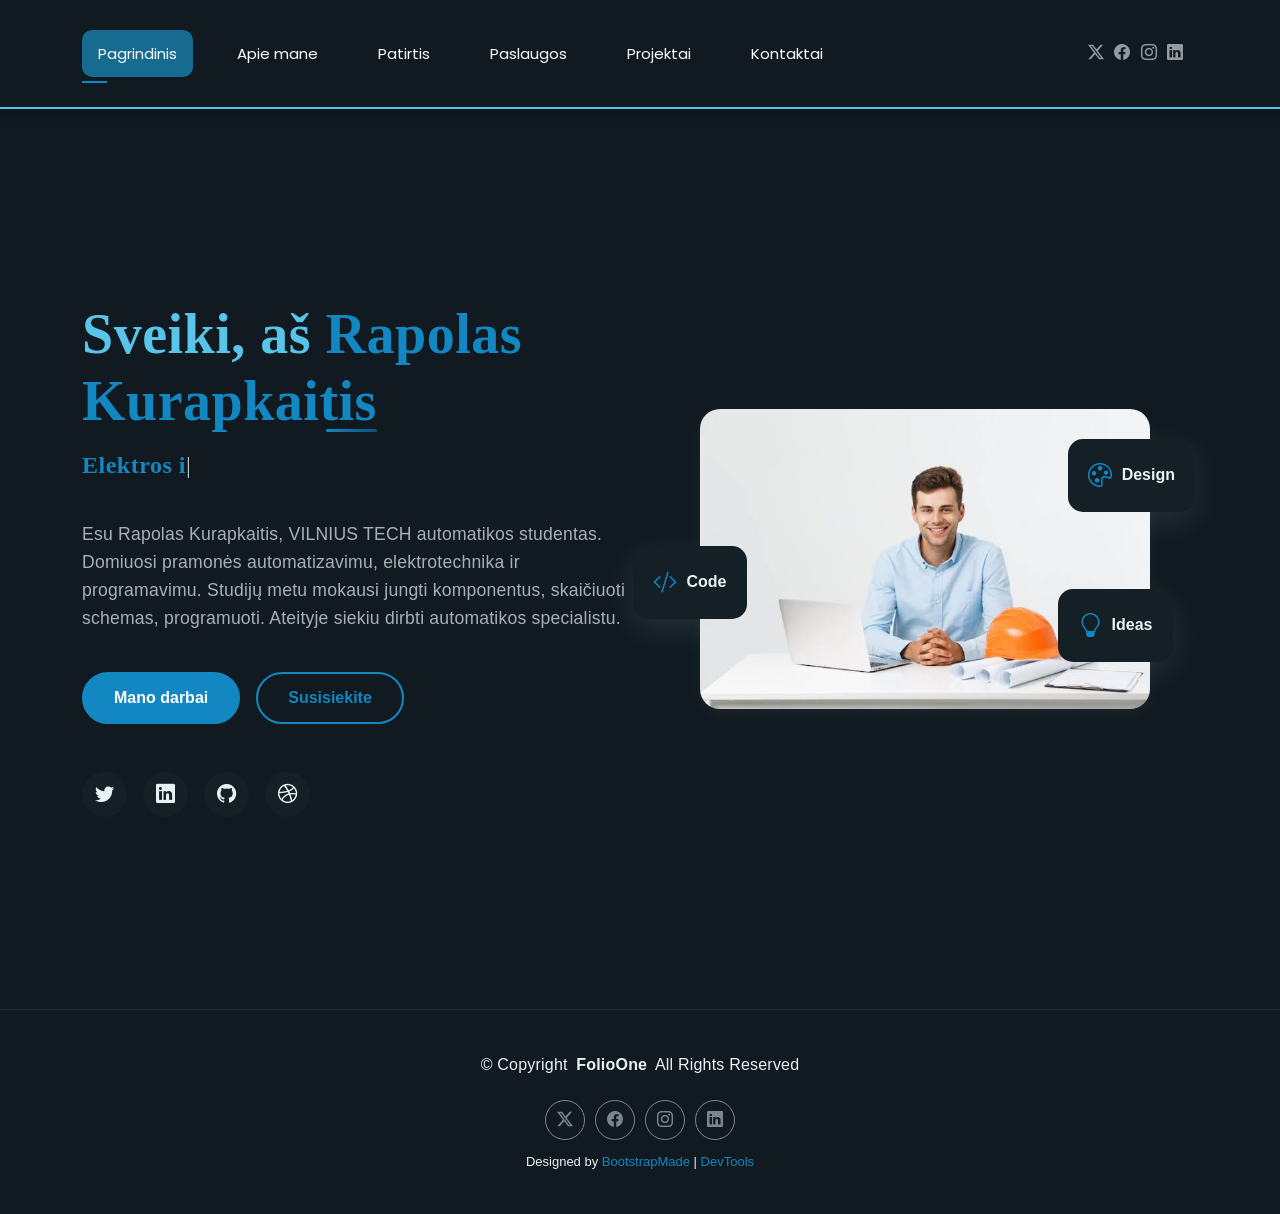
<file: index.html>
<!DOCTYPE html>
<html lang="lt">

<head>
  <meta charset="utf-8">
  <meta content="width=device-width, initial-scale=1.0" name="viewport">
  <title>Mano CV</title>
  <meta name="author" content="Rapolas Kurapkaitis">
  <meta name="description" content="Rapolas Kurapkaitis CV puslapis">

  <!-- Favicons -->
  <link href="assets/img/Zenklas-Itampa.png" rel="icon">
  <link href="assets/img/apple-touch-icon.png" rel="apple-touch-icon">

  <!-- Fonts -->
  <link href="https://fonts.googleapis.com" rel="preconnect">
  <link href="https://fonts.gstatic.com" rel="preconnect" crossorigin>
  <link href="https://fonts.googleapis.com/css2?family=Roboto:ital,wght@0,100;0,300;0,400;0,500;0,700;0,900;1,100;1,300;1,400;1,500;1,700;1,900&family=Poppins:ital,wght@0,100;0,200;0,300;0,400;0,500;0,600;0,700;0,800;0,900;1,100;1,200;1,300;1,400;1,500;1,600;1,700;1,800;1,900&family=Raleway:ital,wght@0,100;0,200;0,300;0,400;0,500;0,600;0,700;0,800;0,900;1,100;1,200;1,300;1,400;1,500;1,600;1,700;1,800;1,900&display=swap" rel="stylesheet">

  <!-- Vendor CSS Files -->
  <link href="assets/vendor/bootstrap/css/bootstrap.min.css" rel="stylesheet">
  <link href="assets/vendor/bootstrap-icons/bootstrap-icons.css" rel="stylesheet">
  <link href="assets/vendor/aos/aos.css" rel="stylesheet">
  <link href="assets/vendor/swiper/swiper-bundle.min.css" rel="stylesheet">
  <link href="assets/vendor/glightbox/css/glightbox.min.css" rel="stylesheet">

  <!-- Main CSS File -->
  <link href="assets/css/main.css" rel="stylesheet">
  <link href="assets/css/custom.css" rel="stylesheet">

  <!-- =======================================================
  * Template Name: FolioOne
  * Template URL: https://bootstrapmade.com/folioone-bootstrap-portfolio-website-template/
  * Updated: Aug 23 2025 with Bootstrap v5.3.7
  * Author: BootstrapMade.com
  * License: https://bootstrapmade.com/license/
  ======================================================== -->
</head>

<body class="index-page">

  <header id="header" class="header d-flex align-items-center light-background sticky-top">
    <div class="container position-relative d-flex align-items-center justify-content-between">

      <!-- <a href="index.html" class="logo d-flex align-items-center me-auto me-xl-0">
      <img src="assets/img/logo.webp" alt="">
      <h1 class="sitename">FolioOne</h1> 
    </a> -->

      <nav id="navmenu" class="navmenu">
        <ul>
          <li><a href="index.html" class="active">Pagrindinis</a></li>
          <li><a href="about.html">Apie mane</a></li>
          <li><a href="resume.html">Patirtis</a></li>
          <li><a href="services.html">Paslaugos</a></li>
          <li><a href="portfolio.html">Projektai</a></li>
          <li><a href="contact.html">Kontaktai</a></li>
        </ul>
        <i class="mobile-nav-toggle d-xl-none bi bi-list"></i>
      </nav>

      <div class="header-social-links">
        <a href="#" class="twitter"><i class="bi bi-twitter-x"></i></a>
        <a href="#" class="facebook"><i class="bi bi-facebook"></i></a>
        <a href="#" class="instagram"><i class="bi bi-instagram"></i></a>
        <a href="#" class="linkedin"><i class="bi bi-linkedin"></i></a>
      </div>

    </div>
  </header>

  <main class="main">

    <!-- Hero Section -->
    <section id="hero" class="hero section">

      <div class="container" data-aos="fade-up" data-aos-delay="100">

        <div class="row gy-4 align-items-center">
          <div class="col-lg-6 order-2 order-lg-1">
            <div class="hero-content">
              <h1 data-aos="fade-up" data-aos-delay="200">Sveiki, aš <span class="highlight">Rapolas Kurapkaitis</span></h1>
              <h2 data-aos="fade-up" data-aos-delay="300"> <span class="typed" data-typed-items="Elektros inžinierius, Procesų automatizavimo specialistas, Automatikos technikas"></span></h2>
              <p data-aos="fade-up" data-aos-delay="400"><p>
  Esu Rapolas Kurapkaitis, VILNIUS TECH automatikos studentas.
  Domiuosi pramonės automatizavimu, elektrotechnika ir programavimu.
  Studijų metu mokausi jungti komponentus, skaičiuoti schemas, programuoti.
  Ateityje siekiu dirbti automatikos specialistu.
</p></p>
              <div class="hero-actions" data-aos="fade-up" data-aos-delay="500">
                <a href="portfolio.html" class="btn btn-primary">Mano darbai</a>
                <a href="contact.html" class="btn btn-outline">Susisiekite</a>
              </div>
              <div class="social-links" data-aos="fade-up" data-aos-delay="600">
                <a href="#"><i class="bi bi-twitter"></i></a>
                <a href="#"><i class="bi bi-linkedin"></i></a>
                <a href="#"><i class="bi bi-github"></i></a>
                <a href="#"><i class="bi bi-dribbble"></i></a>
              </div>
            </div>
          </div>
          <div class="col-lg-6 order-1 order-lg-2">
            <div class="hero-image" data-aos="zoom-in" data-aos-delay="300">
              <div class="image-wrapper">
                <img src="assets/img/mano foto.jpg" alt="Sarah Mitchell" class="img-fluid">
                <div class="floating-elements">
                  <div class="floating-card design" data-aos="fade-left" data-aos-delay="700">
                    <i class="bi bi-palette"></i>
                    <span>Design</span>
                  </div>
                  <div class="floating-card code" data-aos="fade-right" data-aos-delay="800">
                    <i class="bi bi-code-slash"></i>
                    <span>Code</span>
                  </div>
                  <div class="floating-card creativity" data-aos="fade-up" data-aos-delay="900">
                    <i class="bi bi-lightbulb"></i>
                    <span>Ideas</span>
                  </div>
                </div>
              </div>
            </div>
          </div>
        </div>

      </div>

    </section><!-- /Hero Section -->

  </main>

  <footer id="footer" class="footer">

    <div class="container">
      <div class="copyright text-center ">
        <p>© <span>Copyright</span> <strong class="px-1 sitename">FolioOne</strong> <span>All Rights Reserved<br></span></p>
      </div>
      <div class="social-links d-flex justify-content-center">
        <a href=""><i class="bi bi-twitter-x"></i></a>
        <a href=""><i class="bi bi-facebook"></i></a>
        <a href=""><i class="bi bi-instagram"></i></a>
        <a href=""><i class="bi bi-linkedin"></i></a>
      </div>
      <div class="credits">
        <!-- All the links in the footer should remain intact. -->
        <!-- You can delete the links only if you've purchased the pro version. -->
        <!-- Licensing information: https://bootstrapmade.com/license/ -->
        <!-- Purchase the pro version with working PHP/AJAX contact form: [buy-url] -->
        Designed by <a href="https://bootstrapmade.com/">BootstrapMade</a> | <a href="https://bootstrapmade.com/tools/">DevTools</a>
      </div>
    </div>

  </footer>

  <!-- Scroll Top -->
  <a href="#" id="scroll-top" class="scroll-top d-flex align-items-center justify-content-center"><i class="bi bi-arrow-up-short"></i></a>

  <!-- Preloader -->
  <div id="preloader"></div>

  <!-- Vendor JS Files -->
  <script src="assets/vendor/bootstrap/js/bootstrap.bundle.min.js"></script>
  <script src="assets/vendor/php-email-form/validate.js"></script>
  <script src="assets/vendor/aos/aos.js"></script>
  <script src="assets/vendor/typed.js/typed.umd.js"></script>
  <script src="assets/vendor/waypoints/noframework.waypoints.js"></script>
  <script src="assets/vendor/purecounter/purecounter_vanilla.js"></script>
  <script src="assets/vendor/swiper/swiper-bundle.min.js"></script>
  <script src="assets/vendor/imagesloaded/imagesloaded.pkgd.min.js"></script>
  <script src="assets/vendor/isotope-layout/isotope.pkgd.min.js"></script>
  <script src="assets/vendor/glightbox/js/glightbox.min.js"></script>

  <!-- Main JS File -->
  <script src="assets/js/main.js"></script>

</body>

</html>
</file>
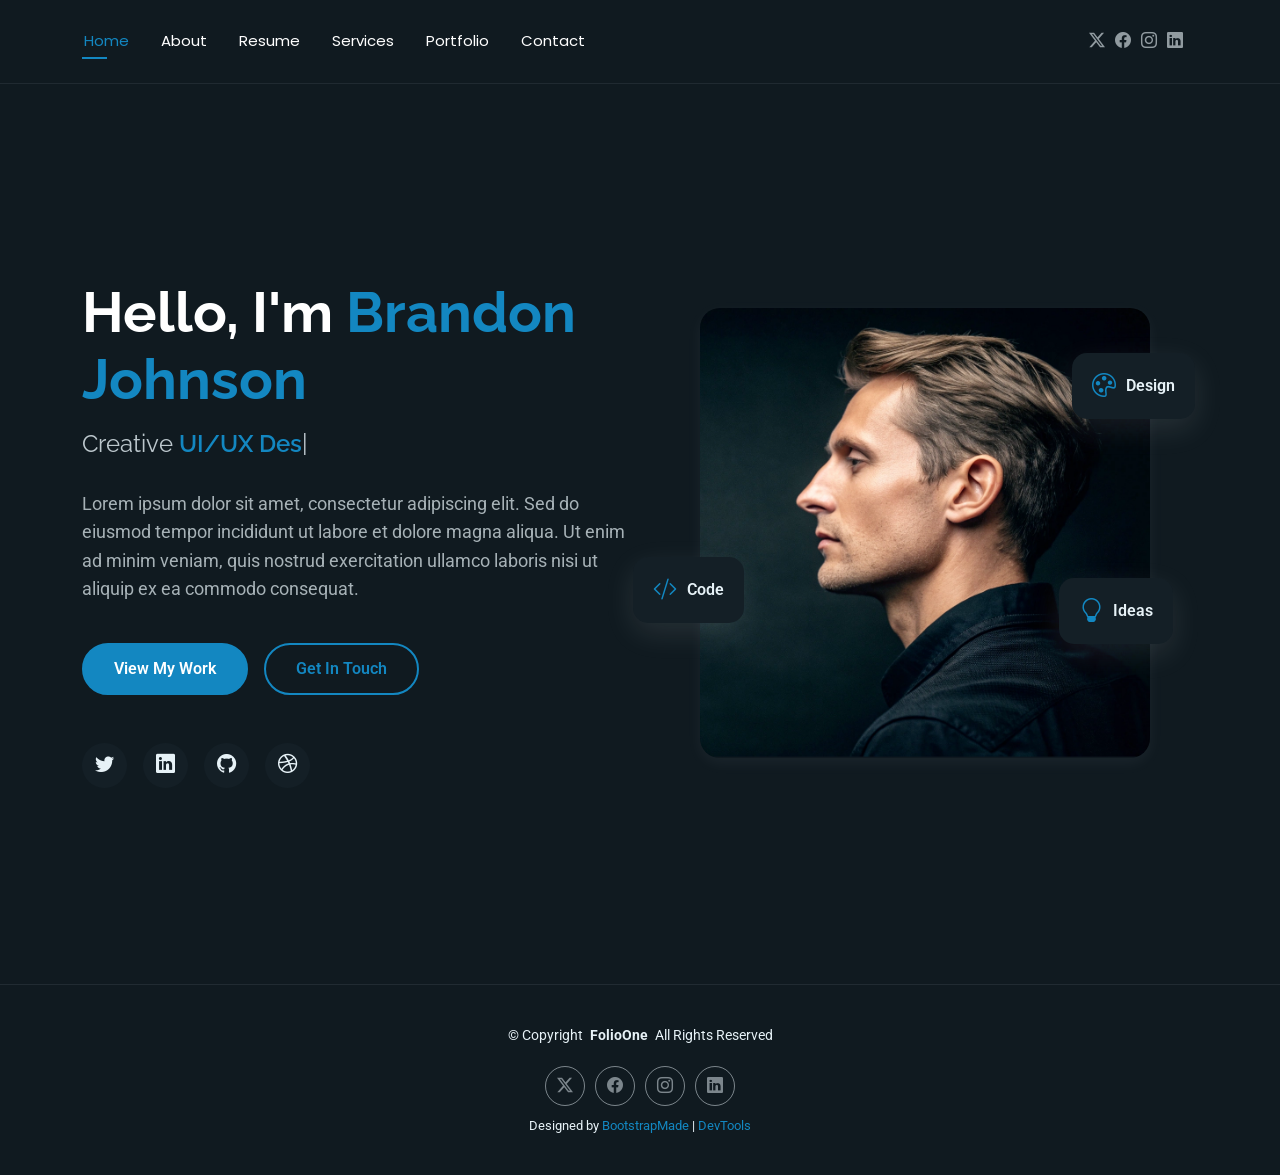
<file: template_1/index.html>
<!DOCTYPE html>
<html lang="en">

<head>
  <meta charset="utf-8">
  <meta content="width=device-width, initial-scale=1.0" name="viewport">
  <title>Index - FolioOne Bootstrap Template</title>
  <meta name="description" content="">
  <meta name="keywords" content="">

  <!-- Favicons -->
  <link href="assets/img/favicon.png" rel="icon">
  <link href="assets/img/apple-touch-icon.png" rel="apple-touch-icon">

  <!-- Fonts -->
  <link href="https://fonts.googleapis.com" rel="preconnect">
  <link href="https://fonts.gstatic.com" rel="preconnect" crossorigin>
  <link href="https://fonts.googleapis.com/css2?family=Roboto:ital,wght@0,100;0,300;0,400;0,500;0,700;0,900;1,100;1,300;1,400;1,500;1,700;1,900&family=Poppins:ital,wght@0,100;0,200;0,300;0,400;0,500;0,600;0,700;0,800;0,900;1,100;1,200;1,300;1,400;1,500;1,600;1,700;1,800;1,900&family=Raleway:ital,wght@0,100;0,200;0,300;0,400;0,500;0,600;0,700;0,800;0,900;1,100;1,200;1,300;1,400;1,500;1,600;1,700;1,800;1,900&display=swap" rel="stylesheet">

  <!-- Vendor CSS Files -->
  <link href="assets/vendor/bootstrap/css/bootstrap.min.css" rel="stylesheet">
  <link href="assets/vendor/bootstrap-icons/bootstrap-icons.css" rel="stylesheet">
  <link href="assets/vendor/aos/aos.css" rel="stylesheet">
  <link href="assets/vendor/swiper/swiper-bundle.min.css" rel="stylesheet">
  <link href="assets/vendor/glightbox/css/glightbox.min.css" rel="stylesheet">

  <!-- Main CSS File -->
  <link href="assets/css/main.css" rel="stylesheet">

  <!-- =======================================================
  * Template Name: FolioOne
  * Template URL: https://bootstrapmade.com/folioone-bootstrap-portfolio-website-template/
  * Updated: Aug 23 2025 with Bootstrap v5.3.7
  * Author: BootstrapMade.com
  * License: https://bootstrapmade.com/license/
  ======================================================== -->
</head>

<body class="index-page">

  <header id="header" class="header d-flex align-items-center light-background sticky-top">
    <div class="container position-relative d-flex align-items-center justify-content-between">

      <!-- <a href="index.html" class="logo d-flex align-items-center me-auto me-xl-0">
      <img src="assets/img/logo.webp" alt="">
      <h1 class="sitename">FolioOne</h1> 
    </a> -->

      <nav id="navmenu" class="navmenu">
        <ul>
          <li><a href="index.html" class="active">Home</a></li>
          <li><a href="about.html">About</a></li>
          <li><a href="resume.html">Resume</a></li>
          <li><a href="services.html">Services</a></li>
          <li><a href="portfolio.html">Portfolio</a></li>
          <li><a href="contact.html">Contact</a></li>
        </ul>
        <i class="mobile-nav-toggle d-xl-none bi bi-list"></i>
      </nav>

      <div class="header-social-links">
        <a href="#" class="twitter"><i class="bi bi-twitter-x"></i></a>
        <a href="#" class="facebook"><i class="bi bi-facebook"></i></a>
        <a href="#" class="instagram"><i class="bi bi-instagram"></i></a>
        <a href="#" class="linkedin"><i class="bi bi-linkedin"></i></a>
      </div>

    </div>
  </header>

  <main class="main">

    <!-- Hero Section -->
    <section id="hero" class="hero section">

      <div class="container" data-aos="fade-up" data-aos-delay="100">

        <div class="row gy-4 align-items-center">
          <div class="col-lg-6 order-2 order-lg-1">
            <div class="hero-content">
              <h1 data-aos="fade-up" data-aos-delay="200">Hello, I'm <span class="highlight">Brandon Johnson</span></h1>
              <h2 data-aos="fade-up" data-aos-delay="300">Creative <span class="typed" data-typed-items="UI/UX Designer, Web Developer, Digital Artist, Brand Strategist"></span></h2>
              <p data-aos="fade-up" data-aos-delay="400">Lorem ipsum dolor sit amet, consectetur adipiscing elit. Sed do eiusmod tempor incididunt ut labore et dolore magna aliqua. Ut enim ad minim veniam, quis nostrud exercitation ullamco laboris nisi ut aliquip ex ea commodo consequat.</p>
              <div class="hero-actions" data-aos="fade-up" data-aos-delay="500">
                <a href="portfolio.html" class="btn btn-primary">View My Work</a>
                <a href="contact.html" class="btn btn-outline">Get In Touch</a>
              </div>
              <div class="social-links" data-aos="fade-up" data-aos-delay="600">
                <a href="#"><i class="bi bi-twitter"></i></a>
                <a href="#"><i class="bi bi-linkedin"></i></a>
                <a href="#"><i class="bi bi-github"></i></a>
                <a href="#"><i class="bi bi-dribbble"></i></a>
              </div>
            </div>
          </div>
          <div class="col-lg-6 order-1 order-lg-2">
            <div class="hero-image" data-aos="zoom-in" data-aos-delay="300">
              <div class="image-wrapper">
                <img src="assets/img/profile/profile-square-11.webp" alt="Sarah Mitchell" class="img-fluid">
                <div class="floating-elements">
                  <div class="floating-card design" data-aos="fade-left" data-aos-delay="700">
                    <i class="bi bi-palette"></i>
                    <span>Design</span>
                  </div>
                  <div class="floating-card code" data-aos="fade-right" data-aos-delay="800">
                    <i class="bi bi-code-slash"></i>
                    <span>Code</span>
                  </div>
                  <div class="floating-card creativity" data-aos="fade-up" data-aos-delay="900">
                    <i class="bi bi-lightbulb"></i>
                    <span>Ideas</span>
                  </div>
                </div>
              </div>
            </div>
          </div>
        </div>

      </div>

    </section><!-- /Hero Section -->

  </main>

  <footer id="footer" class="footer">

    <div class="container">
      <div class="copyright text-center ">
        <p>© <span>Copyright</span> <strong class="px-1 sitename">FolioOne</strong> <span>All Rights Reserved<br></span></p>
      </div>
      <div class="social-links d-flex justify-content-center">
        <a href=""><i class="bi bi-twitter-x"></i></a>
        <a href=""><i class="bi bi-facebook"></i></a>
        <a href=""><i class="bi bi-instagram"></i></a>
        <a href=""><i class="bi bi-linkedin"></i></a>
      </div>
      <div class="credits">
        <!-- All the links in the footer should remain intact. -->
        <!-- You can delete the links only if you've purchased the pro version. -->
        <!-- Licensing information: https://bootstrapmade.com/license/ -->
        <!-- Purchase the pro version with working PHP/AJAX contact form: [buy-url] -->
        Designed by <a href="https://bootstrapmade.com/">BootstrapMade</a> | <a href="https://bootstrapmade.com/tools/">DevTools</a>
      </div>
    </div>

  </footer>

  <!-- Scroll Top -->
  <a href="#" id="scroll-top" class="scroll-top d-flex align-items-center justify-content-center"><i class="bi bi-arrow-up-short"></i></a>

  <!-- Preloader -->
  <div id="preloader"></div>

  <!-- Vendor JS Files -->
  <script src="assets/vendor/bootstrap/js/bootstrap.bundle.min.js"></script>
  <script src="assets/vendor/php-email-form/validate.js"></script>
  <script src="assets/vendor/aos/aos.js"></script>
  <script src="assets/vendor/typed.js/typed.umd.js"></script>
  <script src="assets/vendor/waypoints/noframework.waypoints.js"></script>
  <script src="assets/vendor/purecounter/purecounter_vanilla.js"></script>
  <script src="assets/vendor/swiper/swiper-bundle.min.js"></script>
  <script src="assets/vendor/imagesloaded/imagesloaded.pkgd.min.js"></script>
  <script src="assets/vendor/isotope-layout/isotope.pkgd.min.js"></script>
  <script src="assets/vendor/glightbox/js/glightbox.min.js"></script>

  <!-- Main JS File -->
  <script src="assets/js/main.js"></script>

</body>

</html>
</file>
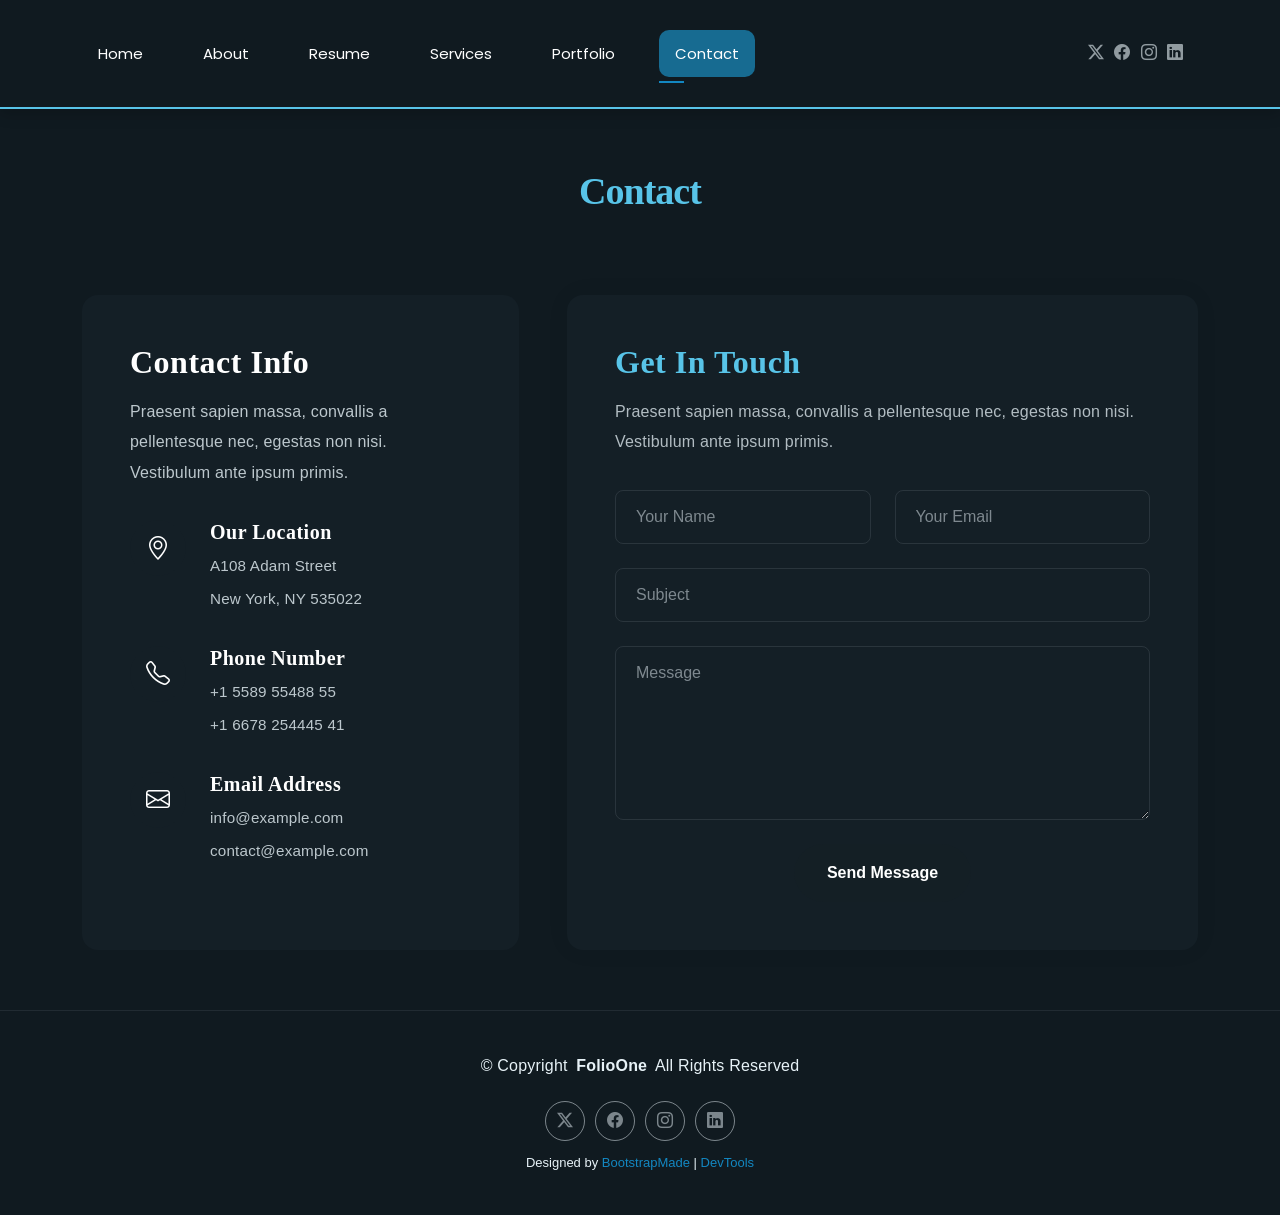
<file: contact.html>
<!DOCTYPE html>
<html lang="en">

<head>
  <meta charset="utf-8">
  <meta content="width=device-width, initial-scale=1.0" name="viewport">
  <title>Contact - FolioOne Bootstrap Template</title>
  <meta name="description" content="">
  <meta name="keywords" content="">

  <!-- Favicons -->
  <link href="assets/img/favicon.png" rel="icon">
  <link href="assets/img/apple-touch-icon.png" rel="apple-touch-icon">

  <!-- Fonts -->
  <link href="https://fonts.googleapis.com" rel="preconnect">
  <link href="https://fonts.gstatic.com" rel="preconnect" crossorigin>
  <link href="https://fonts.googleapis.com/css2?family=Roboto:ital,wght@0,100;0,300;0,400;0,500;0,700;0,900;1,100;1,300;1,400;1,500;1,700;1,900&family=Poppins:ital,wght@0,100;0,200;0,300;0,400;0,500;0,600;0,700;0,800;0,900;1,100;1,200;1,300;1,400;1,500;1,600;1,700;1,800;1,900&family=Raleway:ital,wght@0,100;0,200;0,300;0,400;0,500;0,600;0,700;0,800;0,900;1,100;1,200;1,300;1,400;1,500;1,600;1,700;1,800;1,900&display=swap" rel="stylesheet">

  <!-- Vendor CSS Files -->
  <link href="assets/vendor/bootstrap/css/bootstrap.min.css" rel="stylesheet">
  <link href="assets/vendor/bootstrap-icons/bootstrap-icons.css" rel="stylesheet">
  <link href="assets/vendor/aos/aos.css" rel="stylesheet">
  <link href="assets/vendor/swiper/swiper-bundle.min.css" rel="stylesheet">
  <link href="assets/vendor/glightbox/css/glightbox.min.css" rel="stylesheet">

  <!-- Main CSS File -->
  <link href="assets/css/main.css" rel="stylesheet">
  <link href="assets/css/custom.css" rel="stylesheet">

  <!-- =======================================================
  * Template Name: FolioOne
  * Template URL: https://bootstrapmade.com/folioone-bootstrap-portfolio-website-template/
  * Updated: Aug 23 2025 with Bootstrap v5.3.7
  * Author: BootstrapMade.com
  * License: https://bootstrapmade.com/license/
  ======================================================== -->
</head>

<body class="contact-page">

  <header id="header" class="header d-flex align-items-center light-background sticky-top">
    <div class="container position-relative d-flex align-items-center justify-content-between">

      <!-- <a href="index.html" class="logo d-flex align-items-center me-auto me-xl-0">
      <img src="assets/img/logo.webp" alt="">
      <h1 class="sitename">FolioOne</h1> 
    </a> -->

      <nav id="navmenu" class="navmenu">
        <ul>
          <li><a href="index.html">Home</a></li>
          <li><a href="about.html">About</a></li>
          <li><a href="resume.html">Resume</a></li>
          <li><a href="services.html">Services</a></li>
          <li><a href="portfolio.html">Portfolio</a></li>
          <li><a href="contact.html" class="active">Contact</a></li>
        </ul>
        <i class="mobile-nav-toggle d-xl-none bi bi-list"></i>
      </nav>

      <div class="header-social-links">
        <a href="#" class="twitter"><i class="bi bi-twitter-x"></i></a>
        <a href="#" class="facebook"><i class="bi bi-facebook"></i></a>
        <a href="#" class="instagram"><i class="bi bi-instagram"></i></a>
        <a href="#" class="linkedin"><i class="bi bi-linkedin"></i></a>
      </div>

    </div>
  </header>

  <main class="main">

    <!-- Contact Section -->
    <section id="contact" class="contact section">

      <!-- Section Title -->
      <div class="container section-title" data-aos="fade-up">
        <h2>Contact</h2>
      </div><!-- End Section Title -->

      <div class="container" data-aos="fade-up" data-aos-delay="100">

        <div class="row g-4 g-lg-5">
          <div class="col-lg-5">
            <div class="info-box" data-aos="fade-up" data-aos-delay="200">
              <h3>Contact Info</h3>
              <p>Praesent sapien massa, convallis a pellentesque nec, egestas non nisi. Vestibulum ante ipsum primis.</p>

              <div class="info-item" data-aos="fade-up" data-aos-delay="300">
                <div class="icon-box">
                  <i class="bi bi-geo-alt"></i>
                </div>
                <div class="content">
                  <h4>Our Location</h4>
                  <p>A108 Adam Street</p>
                  <p>New York, NY 535022</p>
                </div>
              </div>

              <div class="info-item" data-aos="fade-up" data-aos-delay="400">
                <div class="icon-box">
                  <i class="bi bi-telephone"></i>
                </div>
                <div class="content">
                  <h4>Phone Number</h4>
                  <p>+1 5589 55488 55</p>
                  <p>+1 6678 254445 41</p>
                </div>
              </div>

              <div class="info-item" data-aos="fade-up" data-aos-delay="500">
                <div class="icon-box">
                  <i class="bi bi-envelope"></i>
                </div>
                <div class="content">
                  <h4>Email Address</h4>
                  <p>info@example.com</p>
                  <p>contact@example.com</p>
                </div>
              </div>
            </div>
          </div>

          <div class="col-lg-7">
            <div class="contact-form" data-aos="fade-up" data-aos-delay="300">
              <h3>Get In Touch</h3>
              <p>Praesent sapien massa, convallis a pellentesque nec, egestas non nisi. Vestibulum ante ipsum primis.</p>

              <form action="forms/contact.php" method="post" class="php-email-form" data-aos="fade-up" data-aos-delay="200">
                <div class="row gy-4">

                  <div class="col-md-6">
                    <input type="text" name="name" class="form-control" placeholder="Your Name" required="">
                  </div>

                  <div class="col-md-6 ">
                    <input type="email" class="form-control" name="email" placeholder="Your Email" required="">
                  </div>

                  <div class="col-12">
                    <input type="text" class="form-control" name="subject" placeholder="Subject" required="">
                  </div>

                  <div class="col-12">
                    <textarea class="form-control" name="message" rows="6" placeholder="Message" required=""></textarea>
                  </div>

                  <div class="col-12 text-center">
                    <div class="loading">Loading</div>
                    <div class="error-message"></div>
                    <div class="sent-message">Your message has been sent. Thank you!</div>

                    <button type="submit" class="btn">Send Message</button>
                  </div>

                </div>
              </form>

            </div>
          </div>

        </div>

      </div>

    </section><!-- /Contact Section -->

  </main>

  <footer id="footer" class="footer">

    <div class="container">
      <div class="copyright text-center ">
        <p>© <span>Copyright</span> <strong class="px-1 sitename">FolioOne</strong> <span>All Rights Reserved<br></span></p>
      </div>
      <div class="social-links d-flex justify-content-center">
        <a href=""><i class="bi bi-twitter-x"></i></a>
        <a href=""><i class="bi bi-facebook"></i></a>
        <a href=""><i class="bi bi-instagram"></i></a>
        <a href=""><i class="bi bi-linkedin"></i></a>
      </div>
      <div class="credits">
        <!-- All the links in the footer should remain intact. -->
        <!-- You can delete the links only if you've purchased the pro version. -->
        <!-- Licensing information: https://bootstrapmade.com/license/ -->
        <!-- Purchase the pro version with working PHP/AJAX contact form: [buy-url] -->
        Designed by <a href="https://bootstrapmade.com/">BootstrapMade</a> | <a href="https://bootstrapmade.com/tools/">DevTools</a>
      </div>
    </div>

  </footer>

  <!-- Scroll Top -->
  <a href="#" id="scroll-top" class="scroll-top d-flex align-items-center justify-content-center"><i class="bi bi-arrow-up-short"></i></a>

  <!-- Preloader -->
  <div id="preloader"></div>

  <!-- Vendor JS Files -->
  <script src="assets/vendor/bootstrap/js/bootstrap.bundle.min.js"></script>
  <script src="assets/vendor/php-email-form/validate.js"></script>
  <script src="assets/vendor/aos/aos.js"></script>
  <script src="assets/vendor/typed.js/typed.umd.js"></script>
  <script src="assets/vendor/waypoints/noframework.waypoints.js"></script>
  <script src="assets/vendor/purecounter/purecounter_vanilla.js"></script>
  <script src="assets/vendor/swiper/swiper-bundle.min.js"></script>
  <script src="assets/vendor/imagesloaded/imagesloaded.pkgd.min.js"></script>
  <script src="assets/vendor/isotope-layout/isotope.pkgd.min.js"></script>
  <script src="assets/vendor/glightbox/js/glightbox.min.js"></script>

  <!-- Main JS File -->
  <script src="assets/js/main.js"></script>

</body>

</html>
</file>
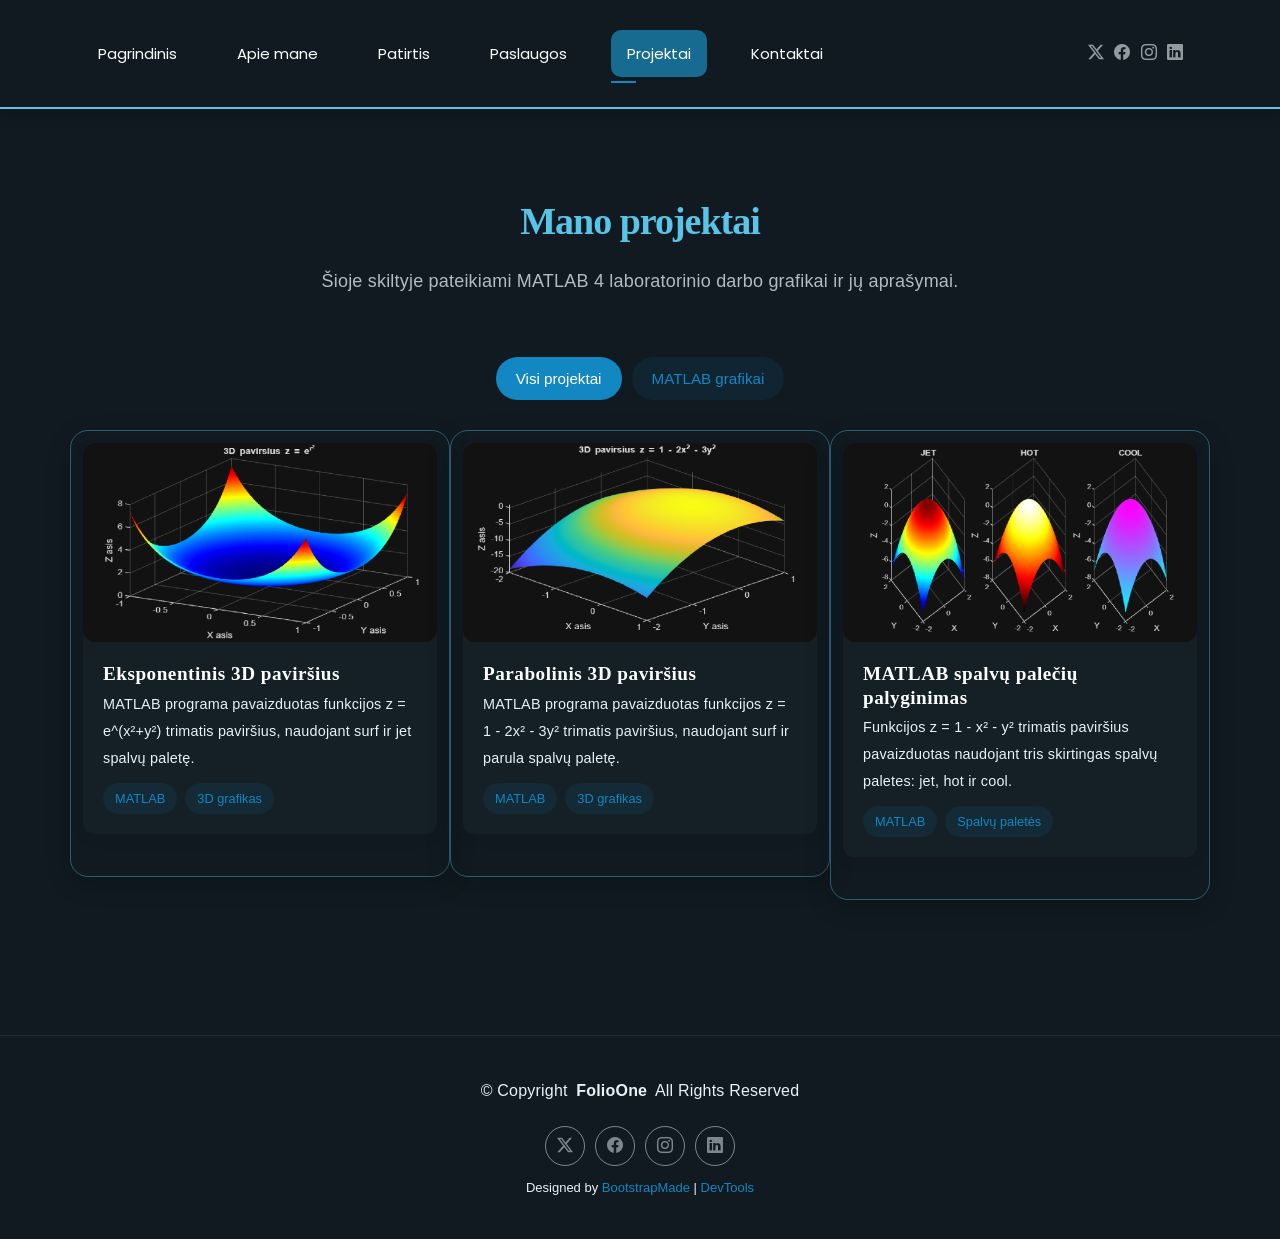
<file: portfolio.html>
<!DOCTYPE html>
<html lang="lt">

<head>
  <meta charset="utf-8">
  <meta content="width=device-width, initial-scale=1.0" name="viewport">
  <title>Projektai - Mano CV</title>
  <meta name="description" content="Rapolas Kurapkaitis MATLAB projektai">
  <meta name="author" content="Rapolas Kurapkaitis">

  <!-- Favicons -->
  <link href="assets/img/Zenklas-Itampa.png" rel="icon">
  <link href="assets/img/apple-touch-icon.png" rel="apple-touch-icon">

  <!-- Fonts -->
  <link href="https://fonts.googleapis.com" rel="preconnect">
  <link href="https://fonts.gstatic.com" rel="preconnect" crossorigin>
  <link href="https://fonts.googleapis.com/css2?family=Roboto:ital,wght@0,100;0,300;0,400;0,500;0,700;0,900;1,100;1,300;1,400;1,500;1,600;1,700;1,900&family=Poppins:ital,wght@0,100;0,200;0,300;0,400;0,500;0,600;0,700;0,800;0,900&family=Raleway:ital,wght@0,100;0,300;0,400;0,500;0,600;0,700;0,800;0,900&display=swap" rel="stylesheet">

  <!-- Vendor CSS Files -->
  <link href="assets/vendor/bootstrap/css/bootstrap.min.css" rel="stylesheet">
  <link href="assets/vendor/bootstrap-icons/bootstrap-icons.css" rel="stylesheet">
  <link href="assets/vendor/aos/aos.css" rel="stylesheet">
  <link href="assets/vendor/swiper/swiper-bundle.min.css" rel="stylesheet">
  <link href="assets/vendor/glightbox/css/glightbox.min.css" rel="stylesheet">

  <!-- Main CSS File -->
  <link href="assets/css/main.css" rel="stylesheet">
  <link href="assets/css/custom.css" rel="stylesheet">

</head>

<body class="portfolio-page">

  <header id="header" class="header d-flex align-items-center light-background sticky-top">
    <div class="container position-relative d-flex align-items-center justify-content-between">

      <nav id="navmenu" class="navmenu">
        <ul>
          <li><a href="index.html">Pagrindinis</a></li>
          <li><a href="about.html">Apie mane</a></li>
          <li><a href="resume.html">Patirtis</a></li>
          <li><a href="services.html">Paslaugos</a></li>
          <li><a href="portfolio.html" class="active">Projektai</a></li>
          <li><a href="contact.html">Kontaktai</a></li>
        </ul>
        <i class="mobile-nav-toggle d-xl-none bi bi-list"></i>
      </nav>

      <div class="header-social-links">
        <a href="#" class="twitter"><i class="bi bi-twitter-x"></i></a>
        <a href="#" class="facebook"><i class="bi bi-facebook"></i></a>
        <a href="#" class="instagram"><i class="bi bi-instagram"></i></a>
        <a href="#" class="linkedin"><i class="bi bi-linkedin"></i></a>
      </div>

    </div>
  </header>

  <main class="main">

    <!-- Portfolio Section -->
    <section id="portfolio" class="portfolio section">

      <!-- Section Title -->
      <div class="container section-title" data-aos="fade-up">
        <h2>Mano projektai</h2>
        <p>Šioje skiltyje pateikiami MATLAB 4 laboratorinio darbo grafikai ir jų aprašymai.</p>
      </div><!-- End Section Title -->

      <div class="container" data-aos="fade-up" data-aos-delay="100">

        <div class="isotope-layout" data-default-filter="*" data-layout="masonry" data-sort="original-order">

          <ul class="portfolio-filters isotope-filters" data-aos="fade-up" data-aos-delay="200">
            <li data-filter="*" class="filter-active">Visi projektai</li>
            <li data-filter=".filter-matlab">MATLAB grafikai</li>
          </ul><!-- End Portfolio Filters -->

          <div class="row gy-4 isotope-container" data-aos="fade-up" data-aos-delay="300">

            <!-- Pirmas grafikas -->
            <div class="col-lg-4 col-md-6 portfolio-item isotope-item filter-matlab">
              <div class="portfolio-card">
                <div class="portfolio-img">
                  <img src="assets/img/grafikas1.png"
                       alt="Eksponentinis 3D paviršius z = e^(x²+y²)"
                       class="img-fluid">
                  <div class="portfolio-overlay">
                    <a href="assets/img/grafikas1.png" class="glightbox portfolio-lightbox">
                      <i class="bi bi-plus"></i>
                    </a>
                  </div>
                </div>
                <div class="portfolio-info">
                  <h4>Eksponentinis 3D paviršius</h4>
                  <p>MATLAB programa pavaizduotas funkcijos
                    z = e^(x²+y²) trimatis paviršius,
                    naudojant surf ir jet spalvų paletę.</p>
                  <div class="portfolio-tags">
                    <span>MATLAB</span>
                    <span>3D grafikas</span>
                  </div>
                </div>
              </div>
            </div>

            <!-- Antras grafikas -->
            <div class="col-lg-4 col-md-6 portfolio-item isotope-item filter-matlab">
              <div class="portfolio-card">
                <div class="portfolio-img">
                  <img src="assets/img/grafikas2.png"
                       alt="Parabolinis 3D paviršius z = 1 - 2x² - 3y²"
                       class="img-fluid">
                  <div class="portfolio-overlay">
                    <a href="assets/img/grafikas2.png" class="glightbox portfolio-lightbox">
                      <i class="bi bi-plus"></i>
                    </a>
                  </div>
                </div>
                <div class="portfolio-info">
                  <h4>Parabolinis 3D paviršius</h4>
                  <p>MATLAB programa pavaizduotas funkcijos
                    z = 1 - 2x² - 3y² trimatis paviršius,
                    naudojant surf ir parula spalvų paletę.</p>
                  <div class="portfolio-tags">
                    <span>MATLAB</span>
                    <span>3D grafikas</span>
                  </div>
                </div>
              </div>
            </div>

            <!-- Trečias grafikas -->
            <div class="col-lg-4 col-md-6 portfolio-item isotope-item filter-matlab">
              <div class="portfolio-card">
                <div class="portfolio-img">
                  <img src="assets/img/grafikas3.png"
                       alt="MATLAB trijų spalvų palečių jet, hot ir cool palyginimas"
                       class="img-fluid">
                  <div class="portfolio-overlay">
                    <a href="assets/img/grafikas3.png" class="glightbox portfolio-lightbox">
                      <i class="bi bi-plus"></i>
                    </a>
                  </div>
                </div>
                <div class="portfolio-info">
                  <h4>MATLAB spalvų palečių palyginimas</h4>
                  <p>Funkcijos z = 1 - x² - y² trimatis paviršius
                    pavaizduotas naudojant tris skirtingas
                    spalvų paletes: jet, hot ir cool.</p>
                  <div class="portfolio-tags">
                    <span>MATLAB</span>
                    <span>Spalvų paletės</span>
                  </div>
                </div>
              </div>
            </div>

          </div><!-- End Portfolio Items Container -->

        </div>

      </div>

    </section><!-- /Portfolio Section -->

  </main>

  <footer id="footer" class="footer">

    <div class="container">
      <div class="copyright text-center">
        <p>© <span>Copyright</span>
          <strong class="px-1 sitename">FolioOne</strong>
          <span>All Rights Reserved</span></p>
      </div>

      <div class="social-links d-flex justify-content-center">
        <a href=""><i class="bi bi-twitter-x"></i></a>
        <a href=""><i class="bi bi-facebook"></i></a>
        <a href=""><i class="bi bi-instagram"></i></a>
        <a href=""><i class="bi bi-linkedin"></i></a>
      </div>

      <div class="credits">
        <!-- All the links in the footer should remain intact. -->
        <!-- You can delete the links only if you've purchased the pro version. -->
        <!-- Licensing information: https://bootstrapmade.com/license/ -->
        Designed by <a href="https://bootstrapmade.com/">BootstrapMade</a> |
        <a href="https://bootstrapmade.com/tools/">DevTools</a>
      </div>
    </div>

  </footer>

  <!-- Scroll Top -->
  <a href="#" id="scroll-top" class="scroll-top d-flex align-items-center justify-content-center">
    <i class="bi bi-arrow-up-short"></i>
  </a>

  <!-- Preloader -->
  <div id="preloader"></div>

  <!-- Vendor JS Files -->
  <script src="assets/vendor/bootstrap/js/bootstrap.bundle.min.js"></script>
  <script src="assets/vendor/php-email-form/validate.js"></script>
  <script src="assets/vendor/aos/aos.js"></script>
  <script src="assets/vendor/typed.js/typed.umd.js"></script>
  <script src="assets/vendor/waypoints/noframework.waypoints.js"></script>
  <script src="assets/vendor/purecounter/purecounter_vanilla.js"></script>
  <script src="assets/vendor/swiper/swiper-bundle.min.js"></script>
  <script src="assets/vendor/imagesloaded/imagesloaded.pkgd.min.js"></script>
  <script src="assets/vendor/isotope-layout/isotope.pkgd.min.js"></script>
  <script src="assets/vendor/glightbox/js/glightbox.min.js"></script>

  <!-- Main JS File -->
  <script src="assets/js/main.js"></script>

</body>

</html>
</file>
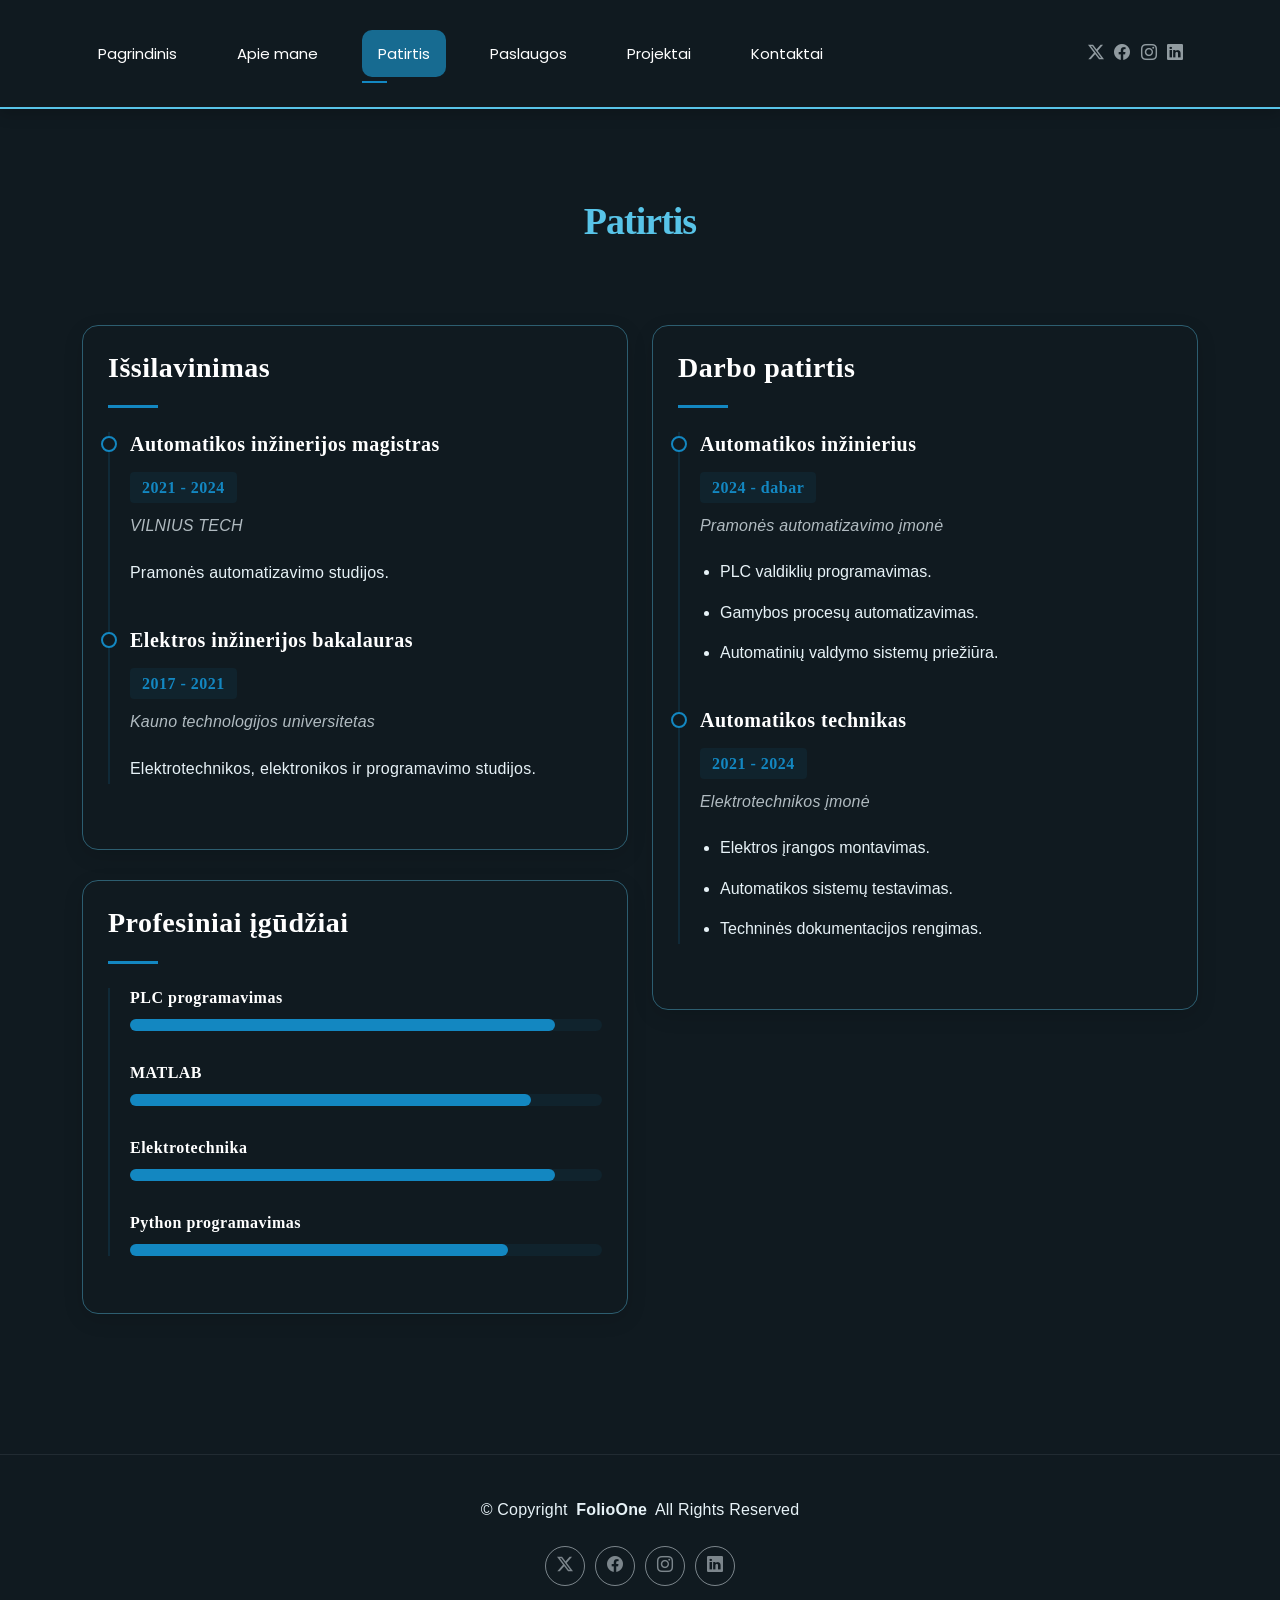
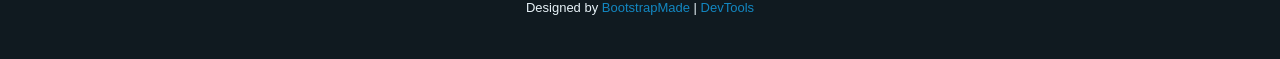
<file: resume.html>
<!DOCTYPE html>
<html lang="lt">

<head>
  <meta charset="utf-8">
  <meta content="width=device-width, initial-scale=1.0" name="viewport">
  <title>Patirtis - Mano CV</title>
  <meta name="description" content="Rapolas Kurapkaitis CV puslapis">
  <meta name="author" content="Rapolas Kurapkaitis">

  <!-- Favicons -->
  <link href="assets/img/Zenklas-Itampa.png" rel="icon">
  <link href="assets/img/apple-touch-icon.png" rel="apple-touch-icon">

  <!-- Fonts -->
  <link href="https://fonts.googleapis.com" rel="preconnect">
  <link href="https://fonts.gstatic.com" rel="preconnect" crossorigin>
  <link href="https://fonts.googleapis.com/css2?family=Roboto:ital,wght@0,100;0,300;0,400;0,500;0,700;0,900;1,100;1,300;1,400;1,500;1,700;1,900&family=Poppins:ital,wght@0,100;0,200;0,300;0,400;0,500;0,600;0,700;0,800;0,900&family=Raleway:ital,wght@0,100;0,300;0,400;0,500;0,600;0,700;0,900&display=swap" rel="stylesheet">

  <!-- Vendor CSS Files -->
  <link href="assets/vendor/bootstrap/css/bootstrap.min.css" rel="stylesheet">
  <link href="assets/vendor/bootstrap-icons/bootstrap-icons.css" rel="stylesheet">
  <link href="assets/vendor/aos/aos.css" rel="stylesheet">
  <link href="assets/vendor/swiper/swiper-bundle.min.css" rel="stylesheet">
  <link href="assets/vendor/glightbox/css/glightbox.min.css" rel="stylesheet">

  <!-- Main CSS File -->
  <link href="assets/css/main.css" rel="stylesheet">
  <link href="assets/css/custom.css" rel="stylesheet">

</head>

<body class="resume-page">

  <header id="header" class="header d-flex align-items-center light-background sticky-top">
    <div class="container position-relative d-flex align-items-center justify-content-between">

      <nav id="navmenu" class="navmenu">
        <ul>
          <li><a href="index.html">Pagrindinis</a></li>
          <li><a href="about.html">Apie mane</a></li>
          <li><a href="resume.html" class="active">Patirtis</a></li>
          <li><a href="services.html">Paslaugos</a></li>
          <li><a href="portfolio.html">Projektai</a></li>
          <li><a href="contact.html">Kontaktai</a></li>
        </ul>
        <i class="mobile-nav-toggle d-xl-none bi bi-list"></i>
      </nav>

      <div class="header-social-links">
        <a href="#" class="twitter"><i class="bi bi-twitter-x"></i></a>
        <a href="#" class="facebook"><i class="bi bi-facebook"></i></a>
        <a href="#" class="instagram"><i class="bi bi-instagram"></i></a>
        <a href="#" class="linkedin"><i class="bi bi-linkedin"></i></a>
      </div>

    </div>
  </header>

  <main class="main">

    <!-- Resume Section -->
    <section id="resume" class="resume section">

      <!-- Section Title -->
      <div class="container section-title" data-aos="fade-up">
        <h2>Patirtis</h2>
      </div><!-- End Section Title -->

      <div class="container" data-aos="fade-up" data-aos-delay="100">

        <div class="row">
          <div class="col-lg-6">

            <!-- Education Section -->
            <div class="resume-item" data-aos="fade-up">
              <h3 class="resume-title">Išsilavinimas</h3>

              <div class="resume-content">
                <article class="education-item">
                  <h4>Automatikos inžinerijos magistras</h4>
                  <h5>2021 - 2024</h5>
                  <p class="institution"><em>VILNIUS TECH</em></p>
                  <p>Pramonės automatizavimo studijos.</p>
                </article>

                <article class="education-item">
                  <h4>Elektros inžinerijos bakalauras</h4>
                  <h5>2017 - 2021</h5>
                  <p class="institution"><em>Kauno technologijos universitetas</em></p>
                  <p>Elektrotechnikos, elektronikos ir programavimo studijos.</p>
                </article>
              </div>
            </div><!-- End Education Section -->

            <!-- Professional Skills Section -->
            <div class="resume-item skills-animation" data-aos="fade-up">
              <h3 class="resume-title">Profesiniai įgūdžiai</h3>

              <div class="resume-content">
                <div class="skill-item">
                  <h4>PLC programavimas</h4>
                  <div class="progress">
                    <div class="progress-bar" role="progressbar" aria-valuenow="90" aria-valuemin="0" aria-valuemax="100"></div>
                  </div>
                </div>

                <div class="skill-item">
                  <h4>MATLAB</h4>
                  <div class="progress">
                    <div class="progress-bar" role="progressbar" aria-valuenow="85" aria-valuemin="0" aria-valuemax="100"></div>
                  </div>
                </div>

                <div class="skill-item">
                  <h4>Elektrotechnika</h4>
                  <div class="progress">
                    <div class="progress-bar" role="progressbar" aria-valuenow="90" aria-valuemin="0" aria-valuemax="100"></div>
                  </div>
                </div>

                <div class="skill-item">
                  <h4>Python programavimas</h4>
                  <div class="progress">
                    <div class="progress-bar" role="progressbar" aria-valuenow="80" aria-valuemin="0" aria-valuemax="100"></div>
                  </div>
                </div>
              </div>
            </div><!-- End Professional Skills Section -->
          </div>

          <div class="col-lg-6">
            <!-- Experience Section -->
            <div class="resume-item" data-aos="fade-up" data-aos-delay="100">
              <h3 class="resume-title">Darbo patirtis</h3>

              <div class="resume-content">
                <article class="experience-item">
                  <h4>Automatikos inžinierius</h4>
                  <h5>2024 - dabar</h5>
                  <p class="company"><em>Pramonės automatizavimo įmonė</em></p>
                  <ul>
                    <li>PLC valdiklių programavimas.</li>
                    <li>Gamybos procesų automatizavimas.</li>
                    <li>Automatinių valdymo sistemų priežiūra.</li>
                  </ul>
                </article>

                <article class="experience-item">
                  <h4>Automatikos technikas</h4>
                  <h5>2021 - 2024</h5>
                  <p class="company"><em>Elektrotechnikos įmonė</em></p>
                  <ul>
                    <li>Elektros įrangos montavimas.</li>
                    <li>Automatikos sistemų testavimas.</li>
                    <li>Techninės dokumentacijos rengimas.</li>
                  </ul>
                </article>
              </div>
            </div><!-- End Experience Section -->
          </div>
        </div>

      </div>

    </section><!-- /Resume Section -->

  </main>

  <footer id="footer" class="footer">

    <div class="container">
      <div class="copyright text-center">
        <p>© <span>Copyright</span> <strong class="px-1 sitename">FolioOne</strong> <span>All Rights Reserved<br></span></p>
      </div>
      <div class="social-links d-flex justify-content-center">
        <a href=""><i class="bi bi-twitter-x"></i></a>
        <a href=""><i class="bi bi-facebook"></i></a>
        <a href=""><i class="bi bi-instagram"></i></a>
        <a href=""><i class="bi bi-linkedin"></i></a>
      </div>
      <div class="credits">
        <!-- All the links in the footer should remain intact. -->
        <!-- You can delete the links only if you've purchased the pro version. -->
        <!-- Licensing information: https://bootstrapmade.com/license/ -->
        <!-- Purchase the pro version with working PHP/AJAX contact form: [buy-url] -->
        Designed by <a href="https://bootstrapmade.com/">BootstrapMade</a> | <a href="https://bootstrapmade.com/tools/">DevTools</a>
      </div>
    </div>

  </footer>

  <!-- Scroll Top -->
  <a href="#" id="scroll-top" class="scroll-top d-flex align-items-center justify-content-center"><i class="bi bi-arrow-up-short"></i></a>

  <!-- Preloader -->
  <div id="preloader"></div>

  <!-- Vendor JS Files -->
  <script src="assets/vendor/bootstrap/js/bootstrap.bundle.min.js"></script>
  <script src="assets/vendor/php-email-form/validate.js"></script>
  <script src="assets/vendor/aos/aos.js"></script>
  <script src="assets/vendor/typed.js/typed.umd.js"></script>
  <script src="assets/vendor/waypoints/noframework.waypoints.js"></script>
  <script src="assets/vendor/purecounter/purecounter_vanilla.js"></script>
  <script src="assets/vendor/swiper/swiper-bundle.min.js"></script>
  <script src="assets/vendor/imagesloaded/imagesloaded.pkgd.min.js"></script>
  <script src="assets/vendor/isotope-layout/isotope.pkgd.min.js"></script>
  <script src="assets/vendor/glightbox/js/glightbox.min.js"></script>

  <!-- Main JS File -->
  <script src="assets/js/main.js"></script>

</body>

</html>
</file>
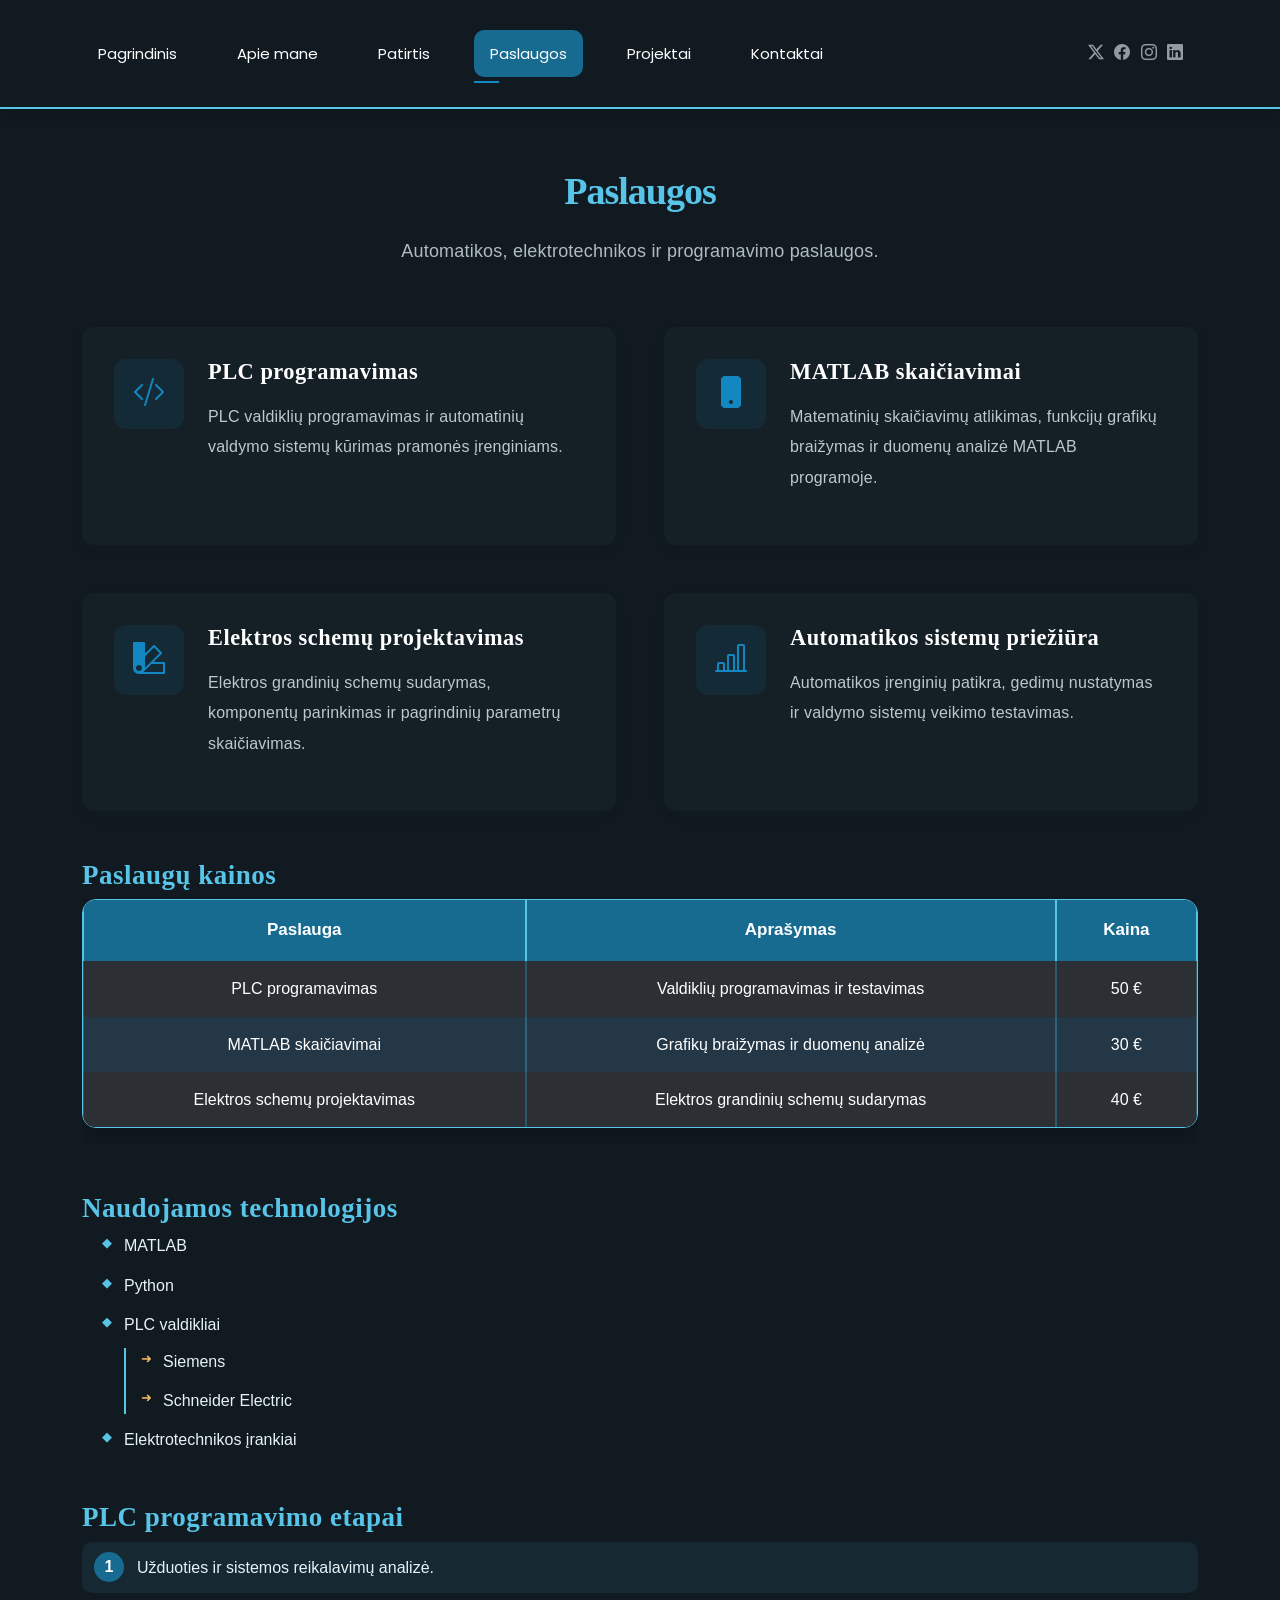
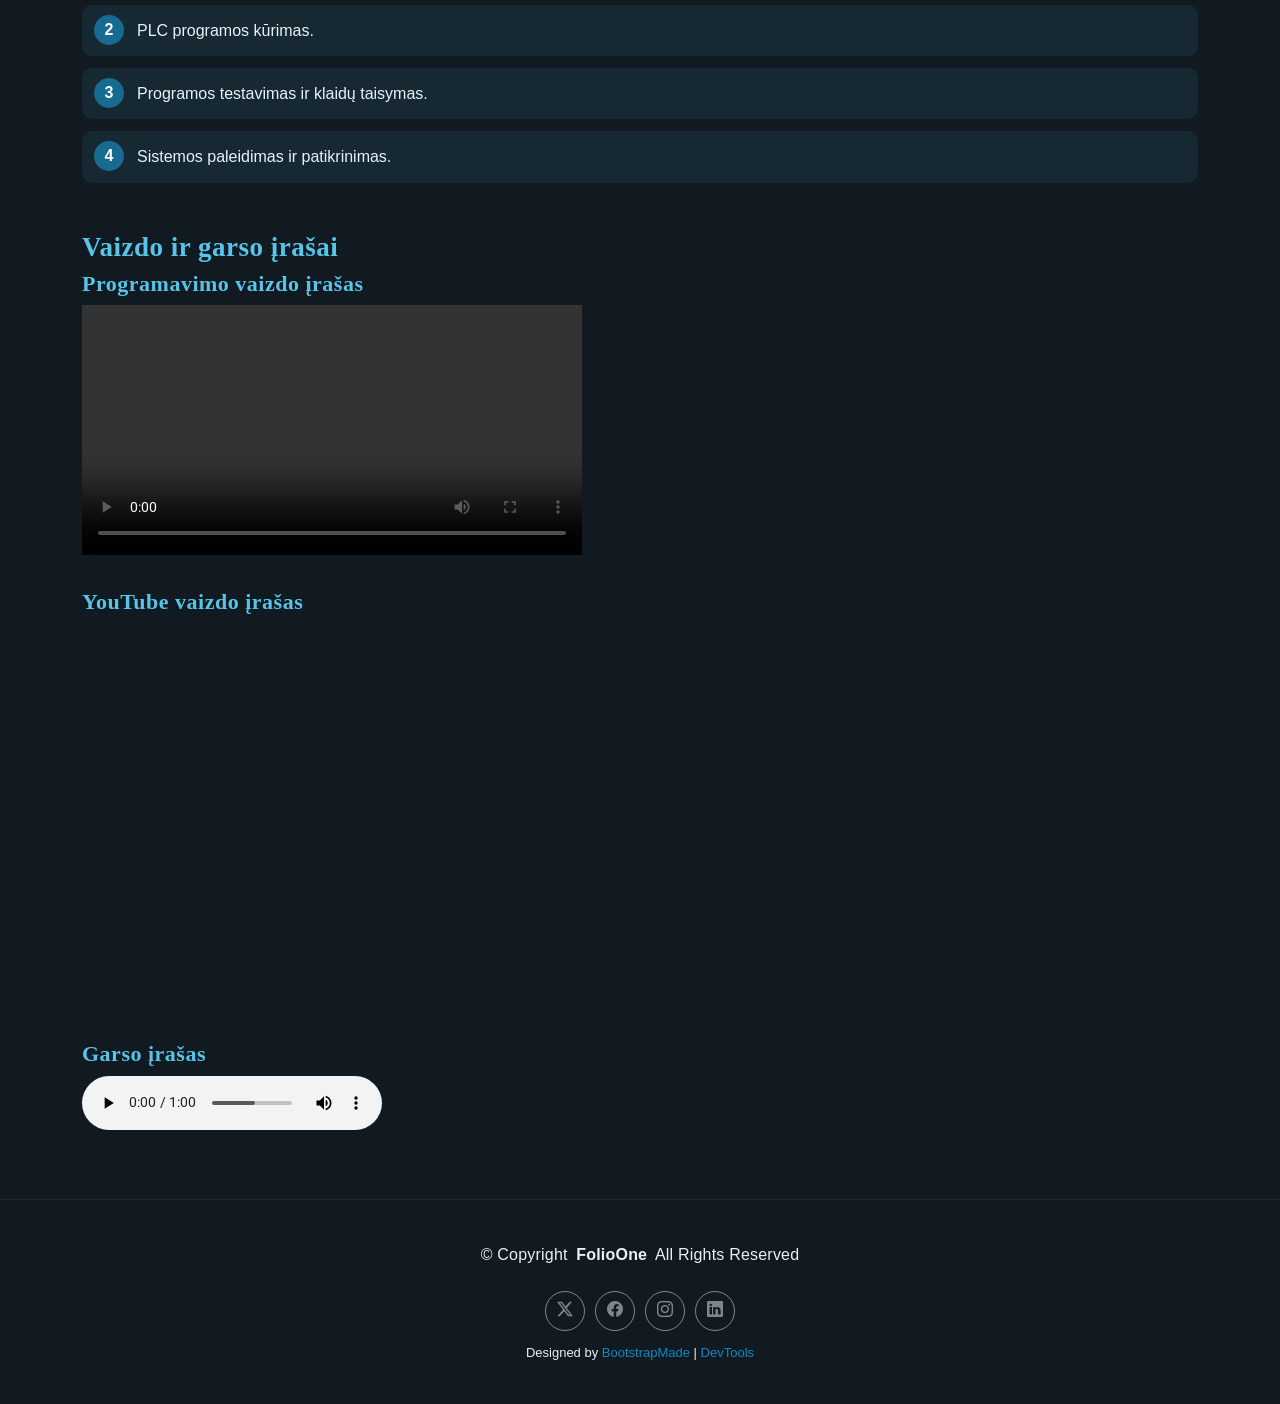
<file: services.html>
<!DOCTYPE html>
<html lang="lt">

<head>
  <meta charset="utf-8">
  <meta content="width=device-width, initial-scale=1.0" name="viewport">
  <title>Paslaugos - Mano CV</title>
  <meta name="description" content="Rapolas Kurapkaitis automatikos ir programavimo paslaugos">
  <meta name="author" content="Rapolas Kurapkaitis">

  <!-- Favicons -->
  <link href="assets/img/Zenklas-Itampa.png" rel="icon">
  <link href="assets/img/apple-touch-icon.png" rel="apple-touch-icon">

  <!-- Fonts -->
  <link href="https://fonts.googleapis.com" rel="preconnect">
  <link href="https://fonts.gstatic.com" rel="preconnect" crossorigin>
  <link href="https://fonts.googleapis.com/css2?family=Roboto:ital,wght@0,100;0,300;0,400;0,500;0,700;0,900;1,100;1,300;1,400;1,500;1,600;1,700;1,800;1,900&family=Poppins:ital,wght@0,100;0,200;0,300;0,400;0,500;0,600;0,700;0,800;0,900&family=Raleway:ital,wght@0,100;0,300;0,400;0,500;0,600;0,700;0,800;0,900&display=swap" rel="stylesheet">

  <!-- Vendor CSS Files -->
  <link href="assets/vendor/bootstrap/css/bootstrap.min.css" rel="stylesheet">
  <link href="assets/vendor/bootstrap-icons/bootstrap-icons.css" rel="stylesheet">
  <link href="assets/vendor/aos/aos.css" rel="stylesheet">
  <link href="assets/vendor/swiper/swiper-bundle.min.css" rel="stylesheet">
  <link href="assets/vendor/glightbox/css/glightbox.min.css" rel="stylesheet">

  <!-- Main CSS File -->
  <link href="assets/css/main.css" rel="stylesheet">
  <link href="assets/css/custom.css" rel="stylesheet">

  <!-- =======================================================
  * Template Name: FolioOne
  * Template URL: https://bootstrapmade.com/folioone-bootstrap-portfolio-website-template/
  * Updated: Aug 23 2025 with Bootstrap v5.3.7
  * Author: BootstrapMade.com
  * License: https://bootstrapmade.com/license/
  ======================================================== -->
</head>

<body class="services-page">

  <header id="header" class="header d-flex align-items-center light-background sticky-top">
    <div class="container position-relative d-flex align-items-center justify-content-between">

      <!-- <a href="index.html" class="logo d-flex align-items-center me-auto me-xl-0">
      <img src="assets/img/logo.webp" alt="">
      <h1 class="sitename">FolioOne</h1>
      </a> -->

      <nav id="navmenu" class="navmenu">
        <ul>
          <li><a href="index.html">Pagrindinis</a></li>
          <li><a href="about.html">Apie mane</a></li>
          <li><a href="resume.html">Patirtis</a></li>
          <li><a href="services.html" class="active">Paslaugos</a></li>
          <li><a href="portfolio.html">Projektai</a></li>
          <li><a href="contact.html">Kontaktai</a></li>
        </ul>
        <i class="mobile-nav-toggle d-xl-none bi bi-list"></i>
      </nav>

      <div class="header-social-links">
        <a href="#" class="twitter"><i class="bi bi-twitter-x"></i></a>
        <a href="#" class="facebook"><i class="bi bi-facebook"></i></a>
        <a href="#" class="instagram"><i class="bi bi-instagram"></i></a>
        <a href="#" class="linkedin"><i class="bi bi-linkedin"></i></a>
      </div>

    </div>
  </header>

  <main class="main">

    <!-- Services Section -->
    <section id="services" class="services section">

      <!-- Section Title -->
      <div class="container section-title" data-aos="fade-up">
        <h2>Paslaugos</h2>
        <p>Automatikos, elektrotechnikos ir programavimo paslaugos.</p>
      </div><!-- End Section Title -->

      <div class="container" data-aos="fade-up" data-aos-delay="100">

        <div class="row justify-content-center g-5">

          <div class="col-md-6" data-aos="fade-right" data-aos-delay="100">
            <div class="service-item">
              <div class="service-icon">
                <i class="bi bi-code-slash"></i>
              </div>
              <div class="service-content">
                <h3>PLC programavimas</h3>
                <p>PLC valdiklių programavimas ir automatinių valdymo sistemų kūrimas pramonės įrenginiams.</p>
              </div>
            </div>
          </div><!-- End Service Item -->

          <div class="col-md-6" data-aos="fade-left" data-aos-delay="100">
            <div class="service-item">
              <div class="service-icon">
                <i class="bi bi-phone-fill"></i>
              </div>
              <div class="service-content">
                <h3>MATLAB skaičiavimai</h3>
                <p>Matematinių skaičiavimų atlikimas, funkcijų grafikų braižymas ir duomenų analizė MATLAB programoje.</p>
              </div>
            </div>
          </div><!-- End Service Item -->

          <div class="col-md-6" data-aos="fade-right" data-aos-delay="200">
            <div class="service-item">
              <div class="service-icon">
                <i class="bi bi-palette2"></i>
              </div>
              <div class="service-content">
                <h3>Elektros schemų projektavimas</h3>
                <p>Elektros grandinių schemų sudarymas, komponentų parinkimas ir pagrindinių parametrų skaičiavimas.</p>
              </div>
            </div>
          </div><!-- End Service Item -->

          <div class="col-md-6" data-aos="fade-left" data-aos-delay="200">
            <div class="service-item">
              <div class="service-icon">
                <i class="bi bi-bar-chart-line"></i>
              </div>
              <div class="service-content">
                <h3>Automatikos sistemų priežiūra</h3>
                <p>Automatikos įrenginių patikra, gedimų nustatymas ir valdymo sistemų veikimo testavimas.</p>
              </div>
            </div>
          </div><!-- End Service Item -->

        </div>

        <!-- Paslaugu lentele -->
        <div class="mt-5" data-aos="fade-up">
          <h3>Paslaugų kainos</h3>

          <div class="table-responsive"><table class="table table-dark table-bordered table-striped">
            
              <thead>
                <tr>
                  <th>Paslauga</th>
                  <th>Aprašymas</th>
                  <th>Kaina</th>
                </tr>
              </thead>
              <tbody>
                <tr>
                  <td>PLC programavimas</td>
                  <td>Valdiklių programavimas ir testavimas</td>
                  <td>50 €</td>
                </tr>
                <tr>
                  <td>MATLAB skaičiavimai</td>
                  <td>Grafikų braižymas ir duomenų analizė</td>
                  <td>30 €</td>
                </tr>
                <tr>
                  <td>Elektros schemų projektavimas</td>
                  <td>Elektros grandinių schemų sudarymas</td>
                  <td>40 €</td>
                </tr>
              </tbody>
            </table>
          </div>
        </div>

        <!-- Nenumeruotas sarasas -->
        <div class="mt-5" data-aos="fade-up">
          <h3>Naudojamos technologijos</h3>
          <ul>
            <li>MATLAB</li>
            <li>Python</li>
            <li>PLC valdikliai
              <ul>
                <li>Siemens</li>
                <li>Schneider Electric</li>
              </ul>
            </li>
            <li>Elektrotechnikos įrankiai</li>
          </ul>
        </div>

        <!-- Numeruotas sarasas -->
        <div class="mt-5" data-aos="fade-up">
          <h3>PLC programavimo etapai</h3>
          <ol>
            <li>Užduoties ir sistemos reikalavimų analizė.</li>
            <li>PLC programos kūrimas.</li>
            <li>Programos testavimas ir klaidų taisymas.</li>
            <li>Sistemos paleidimas ir patikrinimas.</li>
          </ol>

<!-- Papildoma uzduotis: multimedija -->
<div class="mt-5" data-aos="fade-up">
  <h3>Vaizdo ir garso įrašai</h3>

  <h4>Programavimo vaizdo įrašas</h4>
  <video controls width="500" style="max-width: 100%;">
    <source src="assets/media/video.mp4.mp4" type="video/mp4">
    Jūsų naršyklė nepalaiko vaizdo įrašų.
  </video>

  <h4 class="mt-4">YouTube vaizdo įrašas</h4>
  <div class="ratio ratio-16x9" style="max-width: 700px;">
    <iframe
      src="https://www.youtube.com/embed/BoUVIhtqjAw"
      title="YouTube vaizdo įrašas"
      allowfullscreen>
    </iframe>
  </div>

  <h4 class="mt-4">Garso įrašas</h4>
 <audio controls>
  <source src="assets/media/garsas.mp3.mp3" type="audio/mpeg">
</audio>
</div>
<!-- Papildomos uzduoties pabaiga -->

        </div>

      </div>

    </section><!-- /Services Section -->

  </main>

  <footer id="footer" class="footer">

    <div class="container">
      <div class="copyright text-center ">
        <p>© <span>Copyright</span> <strong class="px-1 sitename">FolioOne</strong> <span>All Rights Reserved<br></span></p>
      </div>
      <div class="social-links d-flex justify-content-center">
        <a href=""><i class="bi bi-twitter-x"></i></a>
        <a href=""><i class="bi bi-facebook"></i></a>
        <a href=""><i class="bi bi-instagram"></i></a>
        <a href=""><i class="bi bi-linkedin"></i></a>
      </div>
      <div class="credits">
        <!-- All the links in the footer should remain intact. -->
        <!-- You can delete the links only if you've purchased the pro version. -->
        <!-- Licensing information: https://bootstrapmade.com/license/ -->
        <!-- Purchase the pro version with working PHP/AJAX contact form: [buy-url] -->
        Designed by <a href="https://bootstrapmade.com/">BootstrapMade</a> | <a href="https://bootstrapmade.com/tools/">DevTools</a>
      </div>
    </div>

  </footer>

  <!-- Scroll Top -->
  <a href="#" id="scroll-top" class="scroll-top d-flex align-items-center justify-content-center"><i class="bi bi-arrow-up-short"></i></a>

  <!-- Preloader -->
  <div id="preloader"></div>

  <!-- Vendor JS Files -->
  <script src="assets/vendor/bootstrap/js/bootstrap.bundle.min.js"></script>
  <script src="assets/vendor/php-email-form/validate.js"></script>
  <script src="assets/vendor/aos/aos.js"></script>
  <script src="assets/vendor/typed.js/typed.umd.js"></script>
  <script src="assets/vendor/waypoints/noframework.waypoints.js"></script>
  <script src="assets/vendor/purecounter/purecounter_vanilla.js"></script>
  <script src="assets/vendor/swiper/swiper-bundle.min.js"></script>
  <script src="assets/vendor/imagesloaded/imagesloaded.pkgd.min.js"></script>
  <script src="assets/vendor/isotope-layout/isotope.pkgd.min.js"></script>
  <script src="assets/vendor/glightbox/js/glightbox.min.js"></script>

  <!-- Main JS File -->
  <script src="assets/js/main.js"></script>

</body>

</html>
</file>
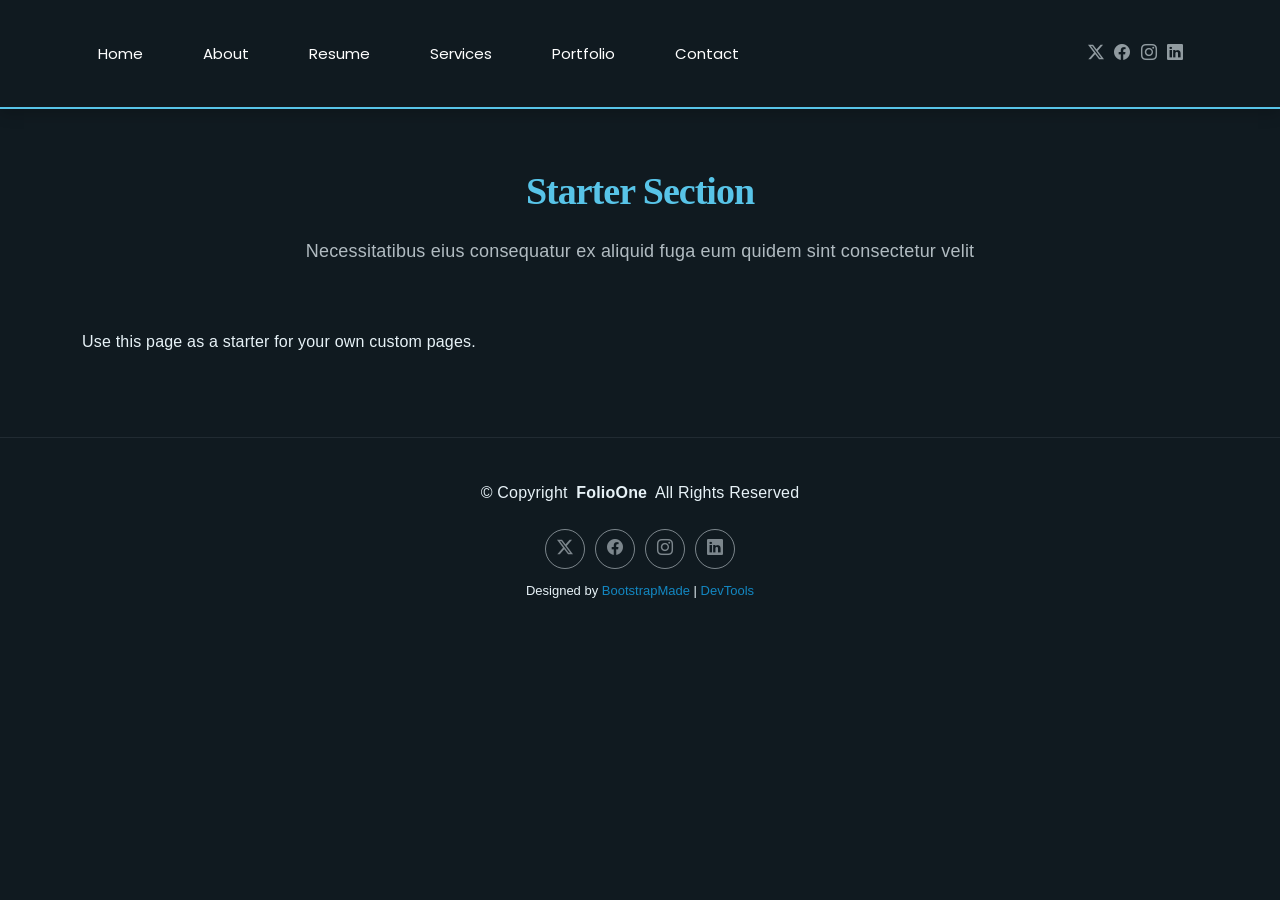
<file: starter-page.html>
<!DOCTYPE html>
<html lang="en">

<head>
  <meta charset="utf-8">
  <meta content="width=device-width, initial-scale=1.0" name="viewport">
  <title>Starter Page - FolioOne Bootstrap Template</title>
  <meta name="description" content="">
  <meta name="keywords" content="">

  <!-- Favicons -->
  <link href="assets/img/favicon.png" rel="icon">
  <link href="assets/img/apple-touch-icon.png" rel="apple-touch-icon">

  <!-- Fonts -->
  <link href="https://fonts.googleapis.com" rel="preconnect">
  <link href="https://fonts.gstatic.com" rel="preconnect" crossorigin>
  <link href="https://fonts.googleapis.com/css2?family=Roboto:ital,wght@0,100;0,300;0,400;0,500;0,700;0,900;1,100;1,300;1,400;1,500;1,700;1,900&family=Poppins:ital,wght@0,100;0,200;0,300;0,400;0,500;0,600;0,700;0,800;0,900;1,100;1,200;1,300;1,400;1,500;1,600;1,700;1,800;1,900&family=Raleway:ital,wght@0,100;0,200;0,300;0,400;0,500;0,600;0,700;0,800;0,900;1,100;1,200;1,300;1,400;1,500;1,600;1,700;1,800;1,900&display=swap" rel="stylesheet">

  <!-- Vendor CSS Files -->
  <link href="assets/vendor/bootstrap/css/bootstrap.min.css" rel="stylesheet">
  <link href="assets/vendor/bootstrap-icons/bootstrap-icons.css" rel="stylesheet">
  <link href="assets/vendor/aos/aos.css" rel="stylesheet">
  <link href="assets/vendor/swiper/swiper-bundle.min.css" rel="stylesheet">
  <link href="assets/vendor/glightbox/css/glightbox.min.css" rel="stylesheet">

  <!-- Main CSS File -->
  <link href="assets/css/main.css" rel="stylesheet">
  <link href="assets/css/custom.css" rel="stylesheet">

  <!-- =======================================================
  * Template Name: FolioOne
  * Template URL: https://bootstrapmade.com/folioone-bootstrap-portfolio-website-template/
  * Updated: Aug 23 2025 with Bootstrap v5.3.7
  * Author: BootstrapMade.com
  * License: https://bootstrapmade.com/license/
  ======================================================== -->
</head>

<body class="starter-page-page">

  <header id="header" class="header d-flex align-items-center light-background sticky-top">
    <div class="container position-relative d-flex align-items-center justify-content-between">

      <!-- <a href="index.html" class="logo d-flex align-items-center me-auto me-xl-0">
      <img src="assets/img/logo.webp" alt="">
      <h1 class="sitename">FolioOne</h1> 
    </a> -->

      <nav id="navmenu" class="navmenu">
        <ul>
          <li><a href="index.html">Home</a></li>
          <li><a href="about.html">About</a></li>
          <li><a href="resume.html">Resume</a></li>
          <li><a href="services.html">Services</a></li>
          <li><a href="portfolio.html">Portfolio</a></li>
          <li><a href="contact.html">Contact</a></li>
        </ul>
        <i class="mobile-nav-toggle d-xl-none bi bi-list"></i>
      </nav>

      <div class="header-social-links">
        <a href="#" class="twitter"><i class="bi bi-twitter-x"></i></a>
        <a href="#" class="facebook"><i class="bi bi-facebook"></i></a>
        <a href="#" class="instagram"><i class="bi bi-instagram"></i></a>
        <a href="#" class="linkedin"><i class="bi bi-linkedin"></i></a>
      </div>

    </div>
  </header>

  <main class="main">

    <!-- Starter Section Section -->
    <section id="starter-section" class="starter-section section">

      <!-- Section Title -->
      <div class="container section-title" data-aos="fade-up">
        <h2>Starter Section</h2>
        <p>Necessitatibus eius consequatur ex aliquid fuga eum quidem sint consectetur velit</p>
      </div><!-- End Section Title -->

      <div class="container" data-aos="fade-up">
        <p>Use this page as a starter for your own custom pages.</p>
      </div>

    </section><!-- /Starter Section Section -->

  </main>

  <footer id="footer" class="footer">

    <div class="container">
      <div class="copyright text-center ">
        <p>© <span>Copyright</span> <strong class="px-1 sitename">FolioOne</strong> <span>All Rights Reserved<br></span></p>
      </div>
      <div class="social-links d-flex justify-content-center">
        <a href=""><i class="bi bi-twitter-x"></i></a>
        <a href=""><i class="bi bi-facebook"></i></a>
        <a href=""><i class="bi bi-instagram"></i></a>
        <a href=""><i class="bi bi-linkedin"></i></a>
      </div>
      <div class="credits">
        <!-- All the links in the footer should remain intact. -->
        <!-- You can delete the links only if you've purchased the pro version. -->
        <!-- Licensing information: https://bootstrapmade.com/license/ -->
        <!-- Purchase the pro version with working PHP/AJAX contact form: [buy-url] -->
        Designed by <a href="https://bootstrapmade.com/">BootstrapMade</a> | <a href="https://bootstrapmade.com/tools/">DevTools</a>
      </div>
    </div>

  </footer>

  <!-- Scroll Top -->
  <a href="#" id="scroll-top" class="scroll-top d-flex align-items-center justify-content-center"><i class="bi bi-arrow-up-short"></i></a>

  <!-- Preloader -->
  <div id="preloader"></div>

  <!-- Vendor JS Files -->
  <script src="assets/vendor/bootstrap/js/bootstrap.bundle.min.js"></script>
  <script src="assets/vendor/php-email-form/validate.js"></script>
  <script src="assets/vendor/aos/aos.js"></script>
  <script src="assets/vendor/typed.js/typed.umd.js"></script>
  <script src="assets/vendor/waypoints/noframework.waypoints.js"></script>
  <script src="assets/vendor/purecounter/purecounter_vanilla.js"></script>
  <script src="assets/vendor/swiper/swiper-bundle.min.js"></script>
  <script src="assets/vendor/imagesloaded/imagesloaded.pkgd.min.js"></script>
  <script src="assets/vendor/isotope-layout/isotope.pkgd.min.js"></script>
  <script src="assets/vendor/glightbox/js/glightbox.min.js"></script>

  <!-- Main JS File -->
  <script src="assets/js/main.js"></script>

</body>

</html>
</file>
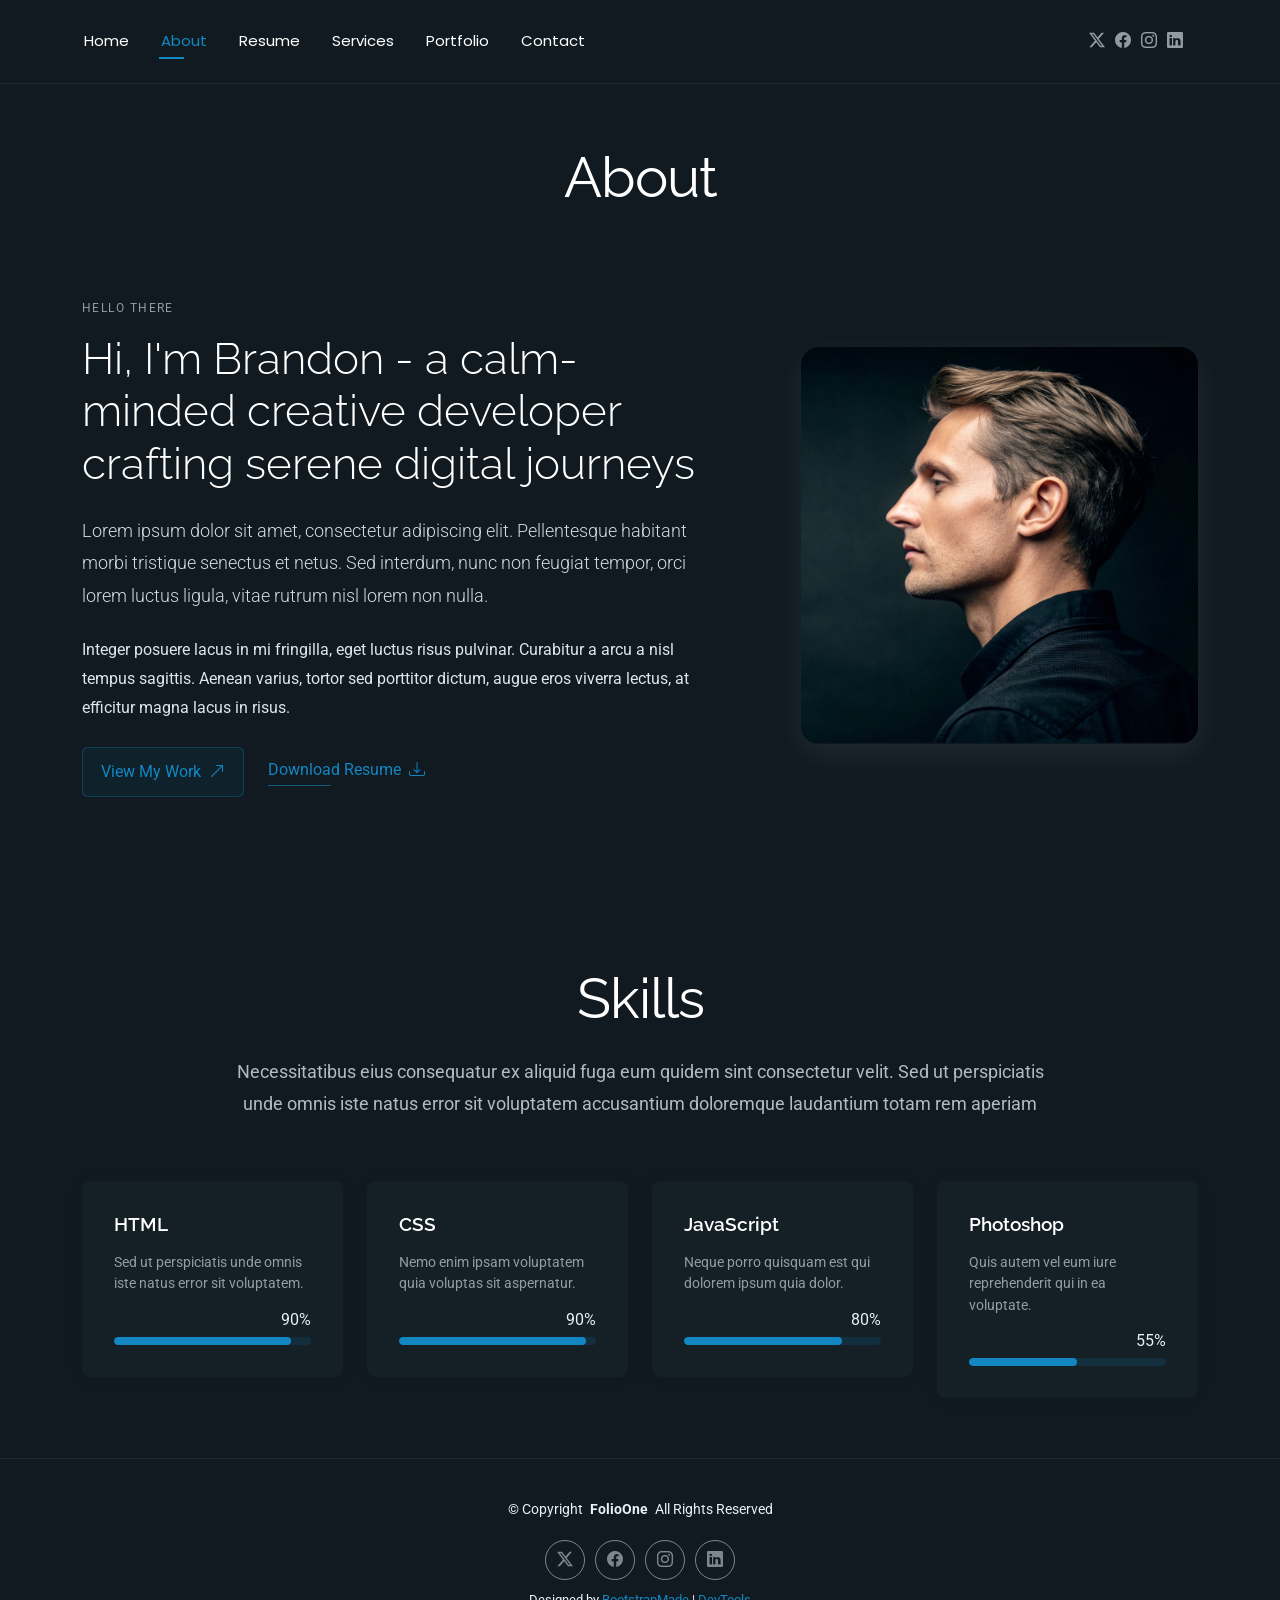
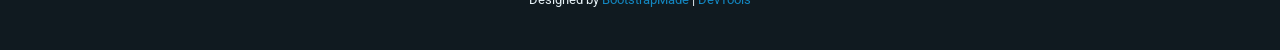
<file: template_1/about.html>
<!DOCTYPE html>
<html lang="en">

<head>
  <meta charset="utf-8">
  <meta content="width=device-width, initial-scale=1.0" name="viewport">
  <title>About - FolioOne Bootstrap Template</title>
  <meta name="description" content="">
  <meta name="keywords" content="">

  <!-- Favicons -->
  <link href="assets/img/favicon.png" rel="icon">
  <link href="assets/img/apple-touch-icon.png" rel="apple-touch-icon">

  <!-- Fonts -->
  <link href="https://fonts.googleapis.com" rel="preconnect">
  <link href="https://fonts.gstatic.com" rel="preconnect" crossorigin>
  <link href="https://fonts.googleapis.com/css2?family=Roboto:ital,wght@0,100;0,300;0,400;0,500;0,700;0,900;1,100;1,300;1,400;1,500;1,700;1,900&family=Poppins:ital,wght@0,100;0,200;0,300;0,400;0,500;0,600;0,700;0,800;0,900;1,100;1,200;1,300;1,400;1,500;1,600;1,700;1,800;1,900&family=Raleway:ital,wght@0,100;0,200;0,300;0,400;0,500;0,600;0,700;0,800;0,900;1,100;1,200;1,300;1,400;1,500;1,600;1,700;1,800;1,900&display=swap" rel="stylesheet">

  <!-- Vendor CSS Files -->
  <link href="assets/vendor/bootstrap/css/bootstrap.min.css" rel="stylesheet">
  <link href="assets/vendor/bootstrap-icons/bootstrap-icons.css" rel="stylesheet">
  <link href="assets/vendor/aos/aos.css" rel="stylesheet">
  <link href="assets/vendor/swiper/swiper-bundle.min.css" rel="stylesheet">
  <link href="assets/vendor/glightbox/css/glightbox.min.css" rel="stylesheet">

  <!-- Main CSS File -->
  <link href="assets/css/main.css" rel="stylesheet">

  <!-- =======================================================
  * Template Name: FolioOne
  * Template URL: https://bootstrapmade.com/folioone-bootstrap-portfolio-website-template/
  * Updated: Aug 23 2025 with Bootstrap v5.3.7
  * Author: BootstrapMade.com
  * License: https://bootstrapmade.com/license/
  ======================================================== -->
</head>

<body class="about-page">

  <header id="header" class="header d-flex align-items-center light-background sticky-top">
    <div class="container position-relative d-flex align-items-center justify-content-between">

      <!-- <a href="index.html" class="logo d-flex align-items-center me-auto me-xl-0">
      <img src="assets/img/logo.webp" alt="">
      <h1 class="sitename">FolioOne</h1> 
    </a> -->

      <nav id="navmenu" class="navmenu">
        <ul>
          <li><a href="index.html">Home</a></li>
          <li><a href="about.html" class="active">About</a></li>
          <li><a href="resume.html">Resume</a></li>
          <li><a href="services.html">Services</a></li>
          <li><a href="portfolio.html">Portfolio</a></li>
          <li><a href="contact.html">Contact</a></li>
        </ul>
        <i class="mobile-nav-toggle d-xl-none bi bi-list"></i>
      </nav>

      <div class="header-social-links">
        <a href="#" class="twitter"><i class="bi bi-twitter-x"></i></a>
        <a href="#" class="facebook"><i class="bi bi-facebook"></i></a>
        <a href="#" class="instagram"><i class="bi bi-instagram"></i></a>
        <a href="#" class="linkedin"><i class="bi bi-linkedin"></i></a>
      </div>

    </div>
  </header>

  <main class="main">

    <!-- About Section -->
    <section id="about" class="about section">

      <!-- Section Title -->
      <div class="container section-title" data-aos="fade-up">
        <h2>About</h2>
      </div><!-- End Section Title -->

      <div class="container" data-aos="fade-up" data-aos-delay="100">

        <!-- Intro + Photo -->
        <div class="row align-items-center justify-content-between gy-5 mb-5">
          <div class="col-lg-7" data-aos="fade-right" data-aos-delay="150">
            <div class="intro-content">
              <span class="eyebrow">Hello there</span>
              <h2 class="headline">Hi, I'm Brandon - a calm-minded creative developer crafting serene digital journeys</h2>
              <p class="lead">
                Lorem ipsum dolor sit amet, consectetur adipiscing elit. Pellentesque habitant morbi tristique senectus et netus. Sed interdum, nunc non feugiat tempor, orci lorem luctus ligula, vitae rutrum nisl lorem non nulla.
              </p>
              <p>
                Integer posuere lacus in mi fringilla, eget luctus risus pulvinar. Curabitur a arcu a nisl tempus sagittis. Aenean varius, tortor sed porttitor dictum, augue eros viverra lectus, at efficitur magna lacus in risus.
              </p>

              <div class="cta-group">
                <a href="#portfolio" class="btn-ghost">
                  View My Work <i class="bi bi-arrow-up-right"></i>
                </a>
                <a href="#" class="link-underline">
                  Download Resume <i class="bi bi-download"></i>
                </a>
              </div>
            </div>
          </div>

          <div class="col-lg-5" data-aos="zoom-in" data-aos-delay="250">
            <figure class="profile-figure text-center text-lg-end">
              <img src="assets/img/profile/profile-square-11.webp" alt="Portrait of Alex" class="img-fluid profile-photo">
            </figure>
          </div>
        </div>
        <!-- End Intro + Photo -->
      </div>
    </section><!-- /About Section -->

    <!-- Skills Section -->
    <section id="skills" class="skills section">

      <!-- Section Title -->
      <div class="container section-title" data-aos="fade-up">
        <h2>Skills</h2>
        <p>Necessitatibus eius consequatur ex aliquid fuga eum quidem sint consectetur velit. Sed ut perspiciatis unde omnis iste natus error sit voluptatem accusantium doloremque laudantium totam rem aperiam</p>
      </div><!-- End Section Title -->

      <div class="container" data-aos="fade-up" data-aos-delay="100">

        <div class="row g-4 skills-animation">

          <div class="col-md-6 col-lg-3" data-aos="fade-up" data-aos-delay="100">
            <div class="skill-box">
              <h3>HTML</h3>
              <p>Sed ut perspiciatis unde omnis iste natus error sit voluptatem.</p>
              <span class="text-end d-block">90%</span>
              <div class="progress">
                <div class="progress-bar" role="progressbar" aria-valuenow="90" aria-valuemin="0" aria-valuemax="100"></div>
              </div>
            </div>
          </div>

          <div class="col-md-6 col-lg-3" data-aos="fade-up" data-aos-delay="200">
            <div class="skill-box">
              <h3>CSS</h3>
              <p>Nemo enim ipsam voluptatem quia voluptas sit aspernatur.</p>
              <span class="text-end d-block">90%</span>
              <div class="progress">
                <div class="progress-bar" role="progressbar" aria-valuenow="95" aria-valuemin="0" aria-valuemax="100"></div>
              </div>
            </div>
          </div>

          <div class="col-md-6 col-lg-3" data-aos="fade-up" data-aos-delay="300">
            <div class="skill-box">
              <h3>JavaScript</h3>
              <p>Neque porro quisquam est qui dolorem ipsum quia dolor.</p>
              <span class="text-end d-block">80%</span>
              <div class="progress">
                <div class="progress-bar" role="progressbar" aria-valuenow="80" aria-valuemin="0" aria-valuemax="100"></div>
              </div>
            </div>
          </div>

          <div class="col-md-6 col-lg-3" data-aos="fade-up" data-aos-delay="400">
            <div class="skill-box">
              <h3>Photoshop</h3>
              <p>Quis autem vel eum iure reprehenderit qui in ea voluptate.</p>
              <span class="text-end d-block">55%</span>
              <div class="progress">
                <div class="progress-bar" role="progressbar" aria-valuenow="55" aria-valuemin="0" aria-valuemax="100">
                </div>
              </div>
            </div>
          </div>

        </div>

      </div>

    </section><!-- /Skills Section -->
  </main>

  <footer id="footer" class="footer">

    <div class="container">
      <div class="copyright text-center ">
        <p>© <span>Copyright</span> <strong class="px-1 sitename">FolioOne</strong> <span>All Rights Reserved<br></span></p>
      </div>
      <div class="social-links d-flex justify-content-center">
        <a href=""><i class="bi bi-twitter-x"></i></a>
        <a href=""><i class="bi bi-facebook"></i></a>
        <a href=""><i class="bi bi-instagram"></i></a>
        <a href=""><i class="bi bi-linkedin"></i></a>
      </div>
      <div class="credits">
        <!-- All the links in the footer should remain intact. -->
        <!-- You can delete the links only if you've purchased the pro version. -->
        <!-- Licensing information: https://bootstrapmade.com/license/ -->
        <!-- Purchase the pro version with working PHP/AJAX contact form: [buy-url] -->
        Designed by <a href="https://bootstrapmade.com/">BootstrapMade</a> | <a href="https://bootstrapmade.com/tools/">DevTools</a>
      </div>
    </div>

  </footer>

  <!-- Scroll Top -->
  <a href="#" id="scroll-top" class="scroll-top d-flex align-items-center justify-content-center"><i class="bi bi-arrow-up-short"></i></a>

  <!-- Preloader -->
  <div id="preloader"></div>

  <!-- Vendor JS Files -->
  <script src="assets/vendor/bootstrap/js/bootstrap.bundle.min.js"></script>
  <script src="assets/vendor/php-email-form/validate.js"></script>
  <script src="assets/vendor/aos/aos.js"></script>
  <script src="assets/vendor/typed.js/typed.umd.js"></script>
  <script src="assets/vendor/waypoints/noframework.waypoints.js"></script>
  <script src="assets/vendor/purecounter/purecounter_vanilla.js"></script>
  <script src="assets/vendor/swiper/swiper-bundle.min.js"></script>
  <script src="assets/vendor/imagesloaded/imagesloaded.pkgd.min.js"></script>
  <script src="assets/vendor/isotope-layout/isotope.pkgd.min.js"></script>
  <script src="assets/vendor/glightbox/js/glightbox.min.js"></script>

  <!-- Main JS File -->
  <script src="assets/js/main.js"></script>

</body>

</html>
</file>
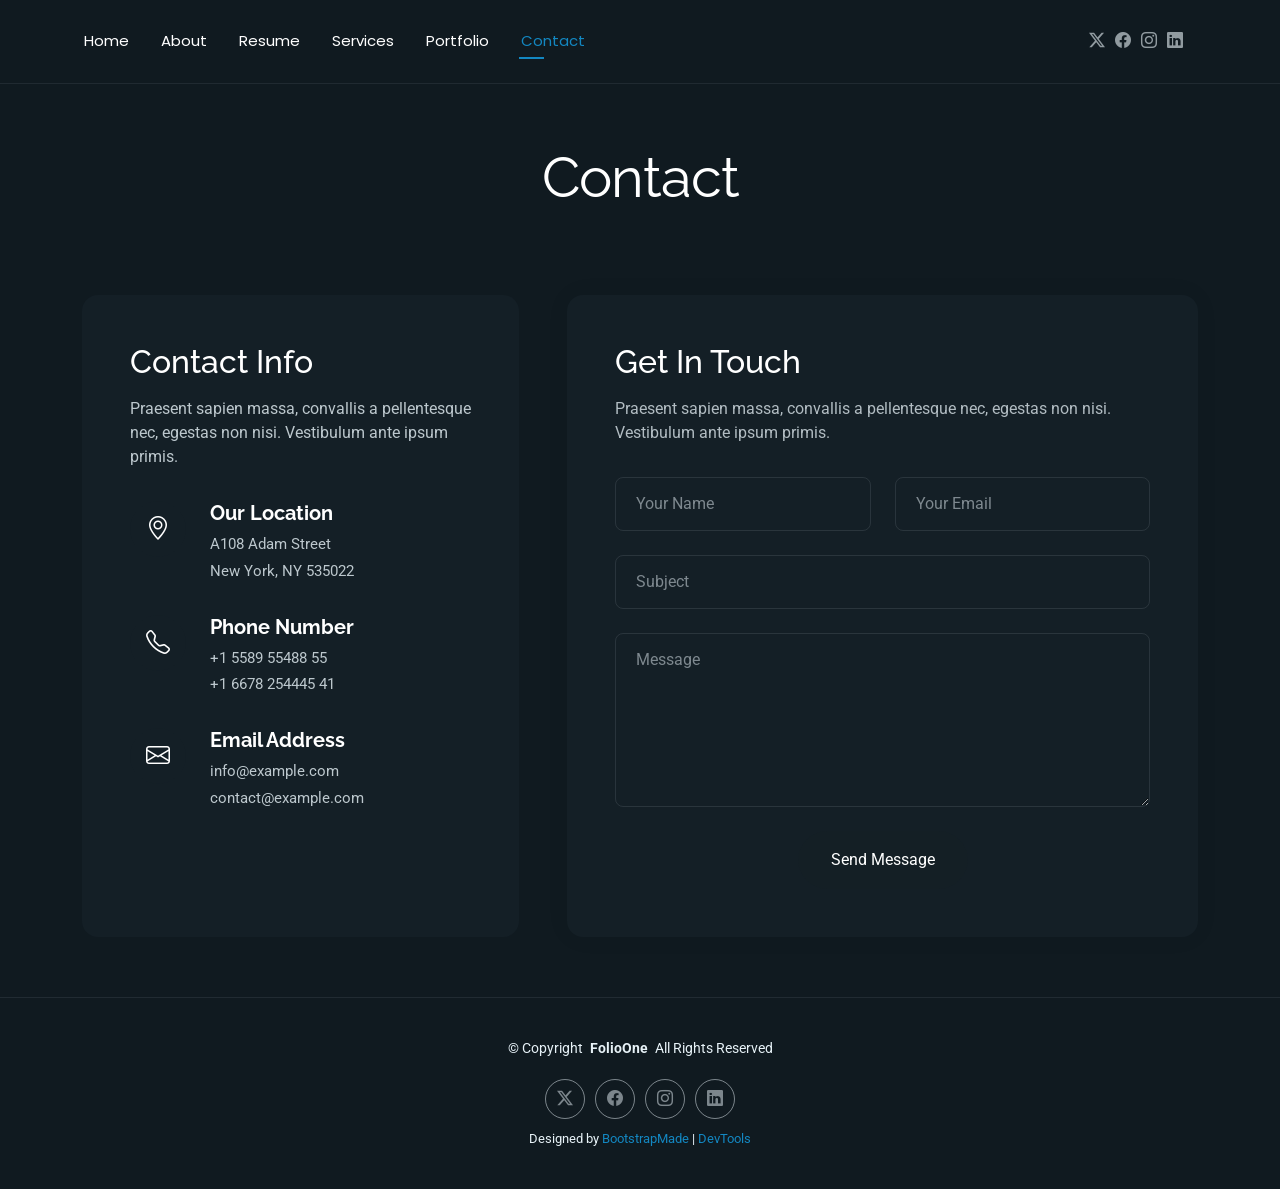
<file: template_1/contact.html>
<!DOCTYPE html>
<html lang="en">

<head>
  <meta charset="utf-8">
  <meta content="width=device-width, initial-scale=1.0" name="viewport">
  <title>Contact - FolioOne Bootstrap Template</title>
  <meta name="description" content="">
  <meta name="keywords" content="">

  <!-- Favicons -->
  <link href="assets/img/favicon.png" rel="icon">
  <link href="assets/img/apple-touch-icon.png" rel="apple-touch-icon">

  <!-- Fonts -->
  <link href="https://fonts.googleapis.com" rel="preconnect">
  <link href="https://fonts.gstatic.com" rel="preconnect" crossorigin>
  <link href="https://fonts.googleapis.com/css2?family=Roboto:ital,wght@0,100;0,300;0,400;0,500;0,700;0,900;1,100;1,300;1,400;1,500;1,700;1,900&family=Poppins:ital,wght@0,100;0,200;0,300;0,400;0,500;0,600;0,700;0,800;0,900;1,100;1,200;1,300;1,400;1,500;1,600;1,700;1,800;1,900&family=Raleway:ital,wght@0,100;0,200;0,300;0,400;0,500;0,600;0,700;0,800;0,900;1,100;1,200;1,300;1,400;1,500;1,600;1,700;1,800;1,900&display=swap" rel="stylesheet">

  <!-- Vendor CSS Files -->
  <link href="assets/vendor/bootstrap/css/bootstrap.min.css" rel="stylesheet">
  <link href="assets/vendor/bootstrap-icons/bootstrap-icons.css" rel="stylesheet">
  <link href="assets/vendor/aos/aos.css" rel="stylesheet">
  <link href="assets/vendor/swiper/swiper-bundle.min.css" rel="stylesheet">
  <link href="assets/vendor/glightbox/css/glightbox.min.css" rel="stylesheet">

  <!-- Main CSS File -->
  <link href="assets/css/main.css" rel="stylesheet">

  <!-- =======================================================
  * Template Name: FolioOne
  * Template URL: https://bootstrapmade.com/folioone-bootstrap-portfolio-website-template/
  * Updated: Aug 23 2025 with Bootstrap v5.3.7
  * Author: BootstrapMade.com
  * License: https://bootstrapmade.com/license/
  ======================================================== -->
</head>

<body class="contact-page">

  <header id="header" class="header d-flex align-items-center light-background sticky-top">
    <div class="container position-relative d-flex align-items-center justify-content-between">

      <!-- <a href="index.html" class="logo d-flex align-items-center me-auto me-xl-0">
      <img src="assets/img/logo.webp" alt="">
      <h1 class="sitename">FolioOne</h1> 
    </a> -->

      <nav id="navmenu" class="navmenu">
        <ul>
          <li><a href="index.html">Home</a></li>
          <li><a href="about.html">About</a></li>
          <li><a href="resume.html">Resume</a></li>
          <li><a href="services.html">Services</a></li>
          <li><a href="portfolio.html">Portfolio</a></li>
          <li><a href="contact.html" class="active">Contact</a></li>
        </ul>
        <i class="mobile-nav-toggle d-xl-none bi bi-list"></i>
      </nav>

      <div class="header-social-links">
        <a href="#" class="twitter"><i class="bi bi-twitter-x"></i></a>
        <a href="#" class="facebook"><i class="bi bi-facebook"></i></a>
        <a href="#" class="instagram"><i class="bi bi-instagram"></i></a>
        <a href="#" class="linkedin"><i class="bi bi-linkedin"></i></a>
      </div>

    </div>
  </header>

  <main class="main">

    <!-- Contact Section -->
    <section id="contact" class="contact section">

      <!-- Section Title -->
      <div class="container section-title" data-aos="fade-up">
        <h2>Contact</h2>
      </div><!-- End Section Title -->

      <div class="container" data-aos="fade-up" data-aos-delay="100">

        <div class="row g-4 g-lg-5">
          <div class="col-lg-5">
            <div class="info-box" data-aos="fade-up" data-aos-delay="200">
              <h3>Contact Info</h3>
              <p>Praesent sapien massa, convallis a pellentesque nec, egestas non nisi. Vestibulum ante ipsum primis.</p>

              <div class="info-item" data-aos="fade-up" data-aos-delay="300">
                <div class="icon-box">
                  <i class="bi bi-geo-alt"></i>
                </div>
                <div class="content">
                  <h4>Our Location</h4>
                  <p>A108 Adam Street</p>
                  <p>New York, NY 535022</p>
                </div>
              </div>

              <div class="info-item" data-aos="fade-up" data-aos-delay="400">
                <div class="icon-box">
                  <i class="bi bi-telephone"></i>
                </div>
                <div class="content">
                  <h4>Phone Number</h4>
                  <p>+1 5589 55488 55</p>
                  <p>+1 6678 254445 41</p>
                </div>
              </div>

              <div class="info-item" data-aos="fade-up" data-aos-delay="500">
                <div class="icon-box">
                  <i class="bi bi-envelope"></i>
                </div>
                <div class="content">
                  <h4>Email Address</h4>
                  <p>info@example.com</p>
                  <p>contact@example.com</p>
                </div>
              </div>
            </div>
          </div>

          <div class="col-lg-7">
            <div class="contact-form" data-aos="fade-up" data-aos-delay="300">
              <h3>Get In Touch</h3>
              <p>Praesent sapien massa, convallis a pellentesque nec, egestas non nisi. Vestibulum ante ipsum primis.</p>

              <form action="forms/contact.php" method="post" class="php-email-form" data-aos="fade-up" data-aos-delay="200">
                <div class="row gy-4">

                  <div class="col-md-6">
                    <input type="text" name="name" class="form-control" placeholder="Your Name" required="">
                  </div>

                  <div class="col-md-6 ">
                    <input type="email" class="form-control" name="email" placeholder="Your Email" required="">
                  </div>

                  <div class="col-12">
                    <input type="text" class="form-control" name="subject" placeholder="Subject" required="">
                  </div>

                  <div class="col-12">
                    <textarea class="form-control" name="message" rows="6" placeholder="Message" required=""></textarea>
                  </div>

                  <div class="col-12 text-center">
                    <div class="loading">Loading</div>
                    <div class="error-message"></div>
                    <div class="sent-message">Your message has been sent. Thank you!</div>

                    <button type="submit" class="btn">Send Message</button>
                  </div>

                </div>
              </form>

            </div>
          </div>

        </div>

      </div>

    </section><!-- /Contact Section -->

  </main>

  <footer id="footer" class="footer">

    <div class="container">
      <div class="copyright text-center ">
        <p>© <span>Copyright</span> <strong class="px-1 sitename">FolioOne</strong> <span>All Rights Reserved<br></span></p>
      </div>
      <div class="social-links d-flex justify-content-center">
        <a href=""><i class="bi bi-twitter-x"></i></a>
        <a href=""><i class="bi bi-facebook"></i></a>
        <a href=""><i class="bi bi-instagram"></i></a>
        <a href=""><i class="bi bi-linkedin"></i></a>
      </div>
      <div class="credits">
        <!-- All the links in the footer should remain intact. -->
        <!-- You can delete the links only if you've purchased the pro version. -->
        <!-- Licensing information: https://bootstrapmade.com/license/ -->
        <!-- Purchase the pro version with working PHP/AJAX contact form: [buy-url] -->
        Designed by <a href="https://bootstrapmade.com/">BootstrapMade</a> | <a href="https://bootstrapmade.com/tools/">DevTools</a>
      </div>
    </div>

  </footer>

  <!-- Scroll Top -->
  <a href="#" id="scroll-top" class="scroll-top d-flex align-items-center justify-content-center"><i class="bi bi-arrow-up-short"></i></a>

  <!-- Preloader -->
  <div id="preloader"></div>

  <!-- Vendor JS Files -->
  <script src="assets/vendor/bootstrap/js/bootstrap.bundle.min.js"></script>
  <script src="assets/vendor/php-email-form/validate.js"></script>
  <script src="assets/vendor/aos/aos.js"></script>
  <script src="assets/vendor/typed.js/typed.umd.js"></script>
  <script src="assets/vendor/waypoints/noframework.waypoints.js"></script>
  <script src="assets/vendor/purecounter/purecounter_vanilla.js"></script>
  <script src="assets/vendor/swiper/swiper-bundle.min.js"></script>
  <script src="assets/vendor/imagesloaded/imagesloaded.pkgd.min.js"></script>
  <script src="assets/vendor/isotope-layout/isotope.pkgd.min.js"></script>
  <script src="assets/vendor/glightbox/js/glightbox.min.js"></script>

  <!-- Main JS File -->
  <script src="assets/js/main.js"></script>

</body>

</html>
</file>
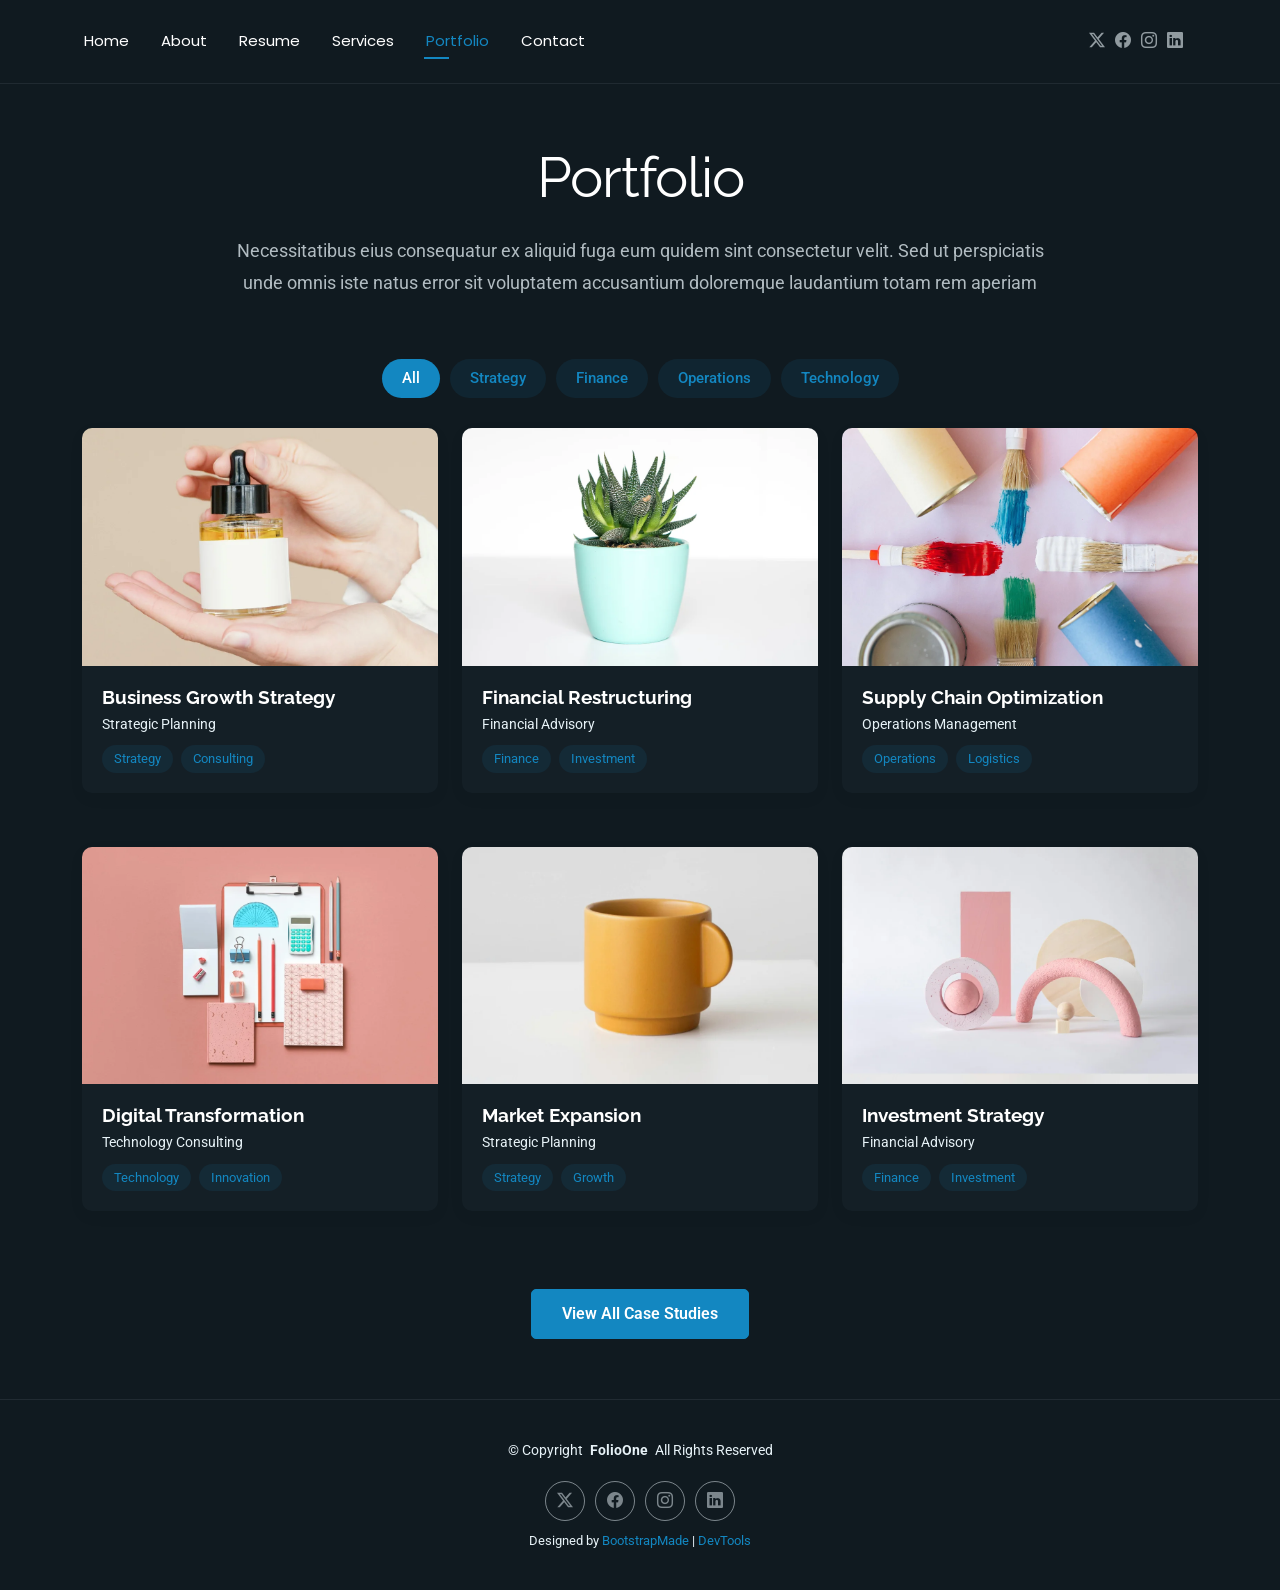
<file: template_1/portfolio.html>
<!DOCTYPE html>
<html lang="en">

<head>
  <meta charset="utf-8">
  <meta content="width=device-width, initial-scale=1.0" name="viewport">
  <title>Portfolio - FolioOne Bootstrap Template</title>
  <meta name="description" content="">
  <meta name="keywords" content="">

  <!-- Favicons -->
  <link href="assets/img/favicon.png" rel="icon">
  <link href="assets/img/apple-touch-icon.png" rel="apple-touch-icon">

  <!-- Fonts -->
  <link href="https://fonts.googleapis.com" rel="preconnect">
  <link href="https://fonts.gstatic.com" rel="preconnect" crossorigin>
  <link href="https://fonts.googleapis.com/css2?family=Roboto:ital,wght@0,100;0,300;0,400;0,500;0,700;0,900;1,100;1,300;1,400;1,500;1,700;1,900&family=Poppins:ital,wght@0,100;0,200;0,300;0,400;0,500;0,600;0,700;0,800;0,900;1,100;1,200;1,300;1,400;1,500;1,600;1,700;1,800;1,900&family=Raleway:ital,wght@0,100;0,200;0,300;0,400;0,500;0,600;0,700;0,800;0,900;1,100;1,200;1,300;1,400;1,500;1,600;1,700;1,800;1,900&display=swap" rel="stylesheet">

  <!-- Vendor CSS Files -->
  <link href="assets/vendor/bootstrap/css/bootstrap.min.css" rel="stylesheet">
  <link href="assets/vendor/bootstrap-icons/bootstrap-icons.css" rel="stylesheet">
  <link href="assets/vendor/aos/aos.css" rel="stylesheet">
  <link href="assets/vendor/swiper/swiper-bundle.min.css" rel="stylesheet">
  <link href="assets/vendor/glightbox/css/glightbox.min.css" rel="stylesheet">

  <!-- Main CSS File -->
  <link href="assets/css/main.css" rel="stylesheet">

  <!-- =======================================================
  * Template Name: FolioOne
  * Template URL: https://bootstrapmade.com/folioone-bootstrap-portfolio-website-template/
  * Updated: Aug 23 2025 with Bootstrap v5.3.7
  * Author: BootstrapMade.com
  * License: https://bootstrapmade.com/license/
  ======================================================== -->
</head>

<body class="portfolio-page">

  <header id="header" class="header d-flex align-items-center light-background sticky-top">
    <div class="container position-relative d-flex align-items-center justify-content-between">

      <!-- <a href="index.html" class="logo d-flex align-items-center me-auto me-xl-0">
      <img src="assets/img/logo.webp" alt="">
      <h1 class="sitename">FolioOne</h1> 
    </a> -->

      <nav id="navmenu" class="navmenu">
        <ul>
          <li><a href="index.html">Home</a></li>
          <li><a href="about.html">About</a></li>
          <li><a href="resume.html">Resume</a></li>
          <li><a href="services.html">Services</a></li>
          <li><a href="portfolio.html" class="active">Portfolio</a></li>
          <li><a href="contact.html">Contact</a></li>
        </ul>
        <i class="mobile-nav-toggle d-xl-none bi bi-list"></i>
      </nav>

      <div class="header-social-links">
        <a href="#" class="twitter"><i class="bi bi-twitter-x"></i></a>
        <a href="#" class="facebook"><i class="bi bi-facebook"></i></a>
        <a href="#" class="instagram"><i class="bi bi-instagram"></i></a>
        <a href="#" class="linkedin"><i class="bi bi-linkedin"></i></a>
      </div>

    </div>
  </header>

  <main class="main">

    <!-- Portfolio Section -->
    <section id="portfolio" class="portfolio section">

      <!-- Section Title -->
      <div class="container section-title" data-aos="fade-up">
        <h2>Portfolio</h2>
        <p>Necessitatibus eius consequatur ex aliquid fuga eum quidem sint consectetur velit. Sed ut perspiciatis unde omnis iste natus error sit voluptatem accusantium doloremque laudantium totam rem aperiam</p>
      </div><!-- End Section Title -->

      <div class="container" data-aos="fade-up" data-aos-delay="100">

        <div class="isotope-layout" data-default-filter="*" data-layout="masonry" data-sort="original-order">
          <ul class="portfolio-filters isotope-filters" data-aos="fade-up" data-aos-delay="200">
            <li data-filter="*" class="filter-active">All</li>
            <li data-filter=".filter-strategy">Strategy</li>
            <li data-filter=".filter-finance">Finance</li>
            <li data-filter=".filter-operations">Operations</li>
            <li data-filter=".filter-technology">Technology</li>
          </ul><!-- End Portfolio Filters -->

          <div class="row gy-4 isotope-container" data-aos="fade-up" data-aos-delay="300">
            <div class="col-lg-4 col-md-6 portfolio-item isotope-item filter-strategy">
              <div class="portfolio-card">
                <div class="portfolio-img">
                  <img src="assets/img/portfolio/portfolio-1.webp" alt="Portfolio Item" class="img-fluid">
                  <div class="portfolio-overlay">
                    <a href="assets/img/portfolio/portfolio-1.webp" class="glightbox portfolio-lightbox"><i class="bi bi-plus"></i></a>
                    <a href="#" class="portfolio-details-link"><i class="bi bi-link"></i></a>
                  </div>
                </div>
                <div class="portfolio-info">
                  <h4>Business Growth Strategy</h4>
                  <p>Strategic Planning</p>
                  <div class="portfolio-tags">
                    <span>Strategy</span>
                    <span>Consulting</span>
                  </div>
                </div>
              </div>
            </div>

            <div class="col-lg-4 col-md-6 portfolio-item isotope-item filter-finance">
              <div class="portfolio-card">
                <div class="portfolio-img">
                  <img src="assets/img/portfolio/portfolio-2.webp" alt="Portfolio Item" class="img-fluid">
                  <div class="portfolio-overlay">
                    <a href="assets/img/portfolio/portfolio-2.webp" class="glightbox portfolio-lightbox"><i class="bi bi-plus"></i></a>
                    <a href="#" class="portfolio-details-link"><i class="bi bi-link"></i></a>
                  </div>
                </div>
                <div class="portfolio-info">
                  <h4>Financial Restructuring</h4>
                  <p>Financial Advisory</p>
                  <div class="portfolio-tags">
                    <span>Finance</span>
                    <span>Investment</span>
                  </div>
                </div>
              </div>
            </div>

            <div class="col-lg-4 col-md-6 portfolio-item isotope-item filter-operations">
              <div class="portfolio-card">
                <div class="portfolio-img">
                  <img src="assets/img/portfolio/portfolio-3.webp" alt="Portfolio Item" class="img-fluid">
                  <div class="portfolio-overlay">
                    <a href="assets/img/portfolio/portfolio-3.webp" class="glightbox portfolio-lightbox"><i class="bi bi-plus"></i></a>
                    <a href="#" class="portfolio-details-link"><i class="bi bi-link"></i></a>
                  </div>
                </div>
                <div class="portfolio-info">
                  <h4>Supply Chain Optimization</h4>
                  <p>Operations Management</p>
                  <div class="portfolio-tags">
                    <span>Operations</span>
                    <span>Logistics</span>
                  </div>
                </div>
              </div>
            </div>

            <div class="col-lg-4 col-md-6 portfolio-item isotope-item filter-technology">
              <div class="portfolio-card">
                <div class="portfolio-img">
                  <img src="assets/img/portfolio/portfolio-4.webp" alt="Portfolio Item" class="img-fluid">
                  <div class="portfolio-overlay">
                    <a href="assets/img/portfolio/portfolio-4.webp" class="glightbox portfolio-lightbox"><i class="bi bi-plus"></i></a>
                    <a href="#" class="portfolio-details-link"><i class="bi bi-link"></i></a>
                  </div>
                </div>
                <div class="portfolio-info">
                  <h4>Digital Transformation</h4>
                  <p>Technology Consulting</p>
                  <div class="portfolio-tags">
                    <span>Technology</span>
                    <span>Innovation</span>
                  </div>
                </div>
              </div>
            </div>

            <div class="col-lg-4 col-md-6 portfolio-item isotope-item filter-strategy">
              <div class="portfolio-card">
                <div class="portfolio-img">
                  <img src="assets/img/portfolio/portfolio-5.webp" alt="Portfolio Item" class="img-fluid">
                  <div class="portfolio-overlay">
                    <a href="assets/img/portfolio/portfolio-5.webp" class="glightbox portfolio-lightbox"><i class="bi bi-plus"></i></a>
                    <a href="#" class="portfolio-details-link"><i class="bi bi-link"></i></a>
                  </div>
                </div>
                <div class="portfolio-info">
                  <h4>Market Expansion</h4>
                  <p>Strategic Planning</p>
                  <div class="portfolio-tags">
                    <span>Strategy</span>
                    <span>Growth</span>
                  </div>
                </div>
              </div>
            </div>

            <div class="col-lg-4 col-md-6 portfolio-item isotope-item filter-finance">
              <div class="portfolio-card">
                <div class="portfolio-img">
                  <img src="assets/img/portfolio/portfolio-6.webp" alt="Portfolio Item" class="img-fluid">
                  <div class="portfolio-overlay">
                    <a href="assets/img/portfolio/portfolio-6.webp" class="glightbox portfolio-lightbox"><i class="bi bi-plus"></i></a>
                    <a href="#" class="portfolio-details-link"><i class="bi bi-link"></i></a>
                  </div>
                </div>
                <div class="portfolio-info">
                  <h4>Investment Strategy</h4>
                  <p>Financial Advisory</p>
                  <div class="portfolio-tags">
                    <span>Finance</span>
                    <span>Investment</span>
                  </div>
                </div>
              </div>
            </div>
          </div><!-- End Portfolio Items Container -->

        </div>

        <div class="text-center mt-5" data-aos="fade-up" data-aos-delay="400">
          <a href="#portfolio" class="btn btn-primary">View All Case Studies</a>
        </div>

      </div>

    </section><!-- /Portfolio Section -->

  </main>

  <footer id="footer" class="footer">

    <div class="container">
      <div class="copyright text-center ">
        <p>© <span>Copyright</span> <strong class="px-1 sitename">FolioOne</strong> <span>All Rights Reserved<br></span></p>
      </div>
      <div class="social-links d-flex justify-content-center">
        <a href=""><i class="bi bi-twitter-x"></i></a>
        <a href=""><i class="bi bi-facebook"></i></a>
        <a href=""><i class="bi bi-instagram"></i></a>
        <a href=""><i class="bi bi-linkedin"></i></a>
      </div>
      <div class="credits">
        <!-- All the links in the footer should remain intact. -->
        <!-- You can delete the links only if you've purchased the pro version. -->
        <!-- Licensing information: https://bootstrapmade.com/license/ -->
        <!-- Purchase the pro version with working PHP/AJAX contact form: [buy-url] -->
        Designed by <a href="https://bootstrapmade.com/">BootstrapMade</a> | <a href="https://bootstrapmade.com/tools/">DevTools</a>
      </div>
    </div>

  </footer>

  <!-- Scroll Top -->
  <a href="#" id="scroll-top" class="scroll-top d-flex align-items-center justify-content-center"><i class="bi bi-arrow-up-short"></i></a>

  <!-- Preloader -->
  <div id="preloader"></div>

  <!-- Vendor JS Files -->
  <script src="assets/vendor/bootstrap/js/bootstrap.bundle.min.js"></script>
  <script src="assets/vendor/php-email-form/validate.js"></script>
  <script src="assets/vendor/aos/aos.js"></script>
  <script src="assets/vendor/typed.js/typed.umd.js"></script>
  <script src="assets/vendor/waypoints/noframework.waypoints.js"></script>
  <script src="assets/vendor/purecounter/purecounter_vanilla.js"></script>
  <script src="assets/vendor/swiper/swiper-bundle.min.js"></script>
  <script src="assets/vendor/imagesloaded/imagesloaded.pkgd.min.js"></script>
  <script src="assets/vendor/isotope-layout/isotope.pkgd.min.js"></script>
  <script src="assets/vendor/glightbox/js/glightbox.min.js"></script>

  <!-- Main JS File -->
  <script src="assets/js/main.js"></script>

</body>

</html>
</file>
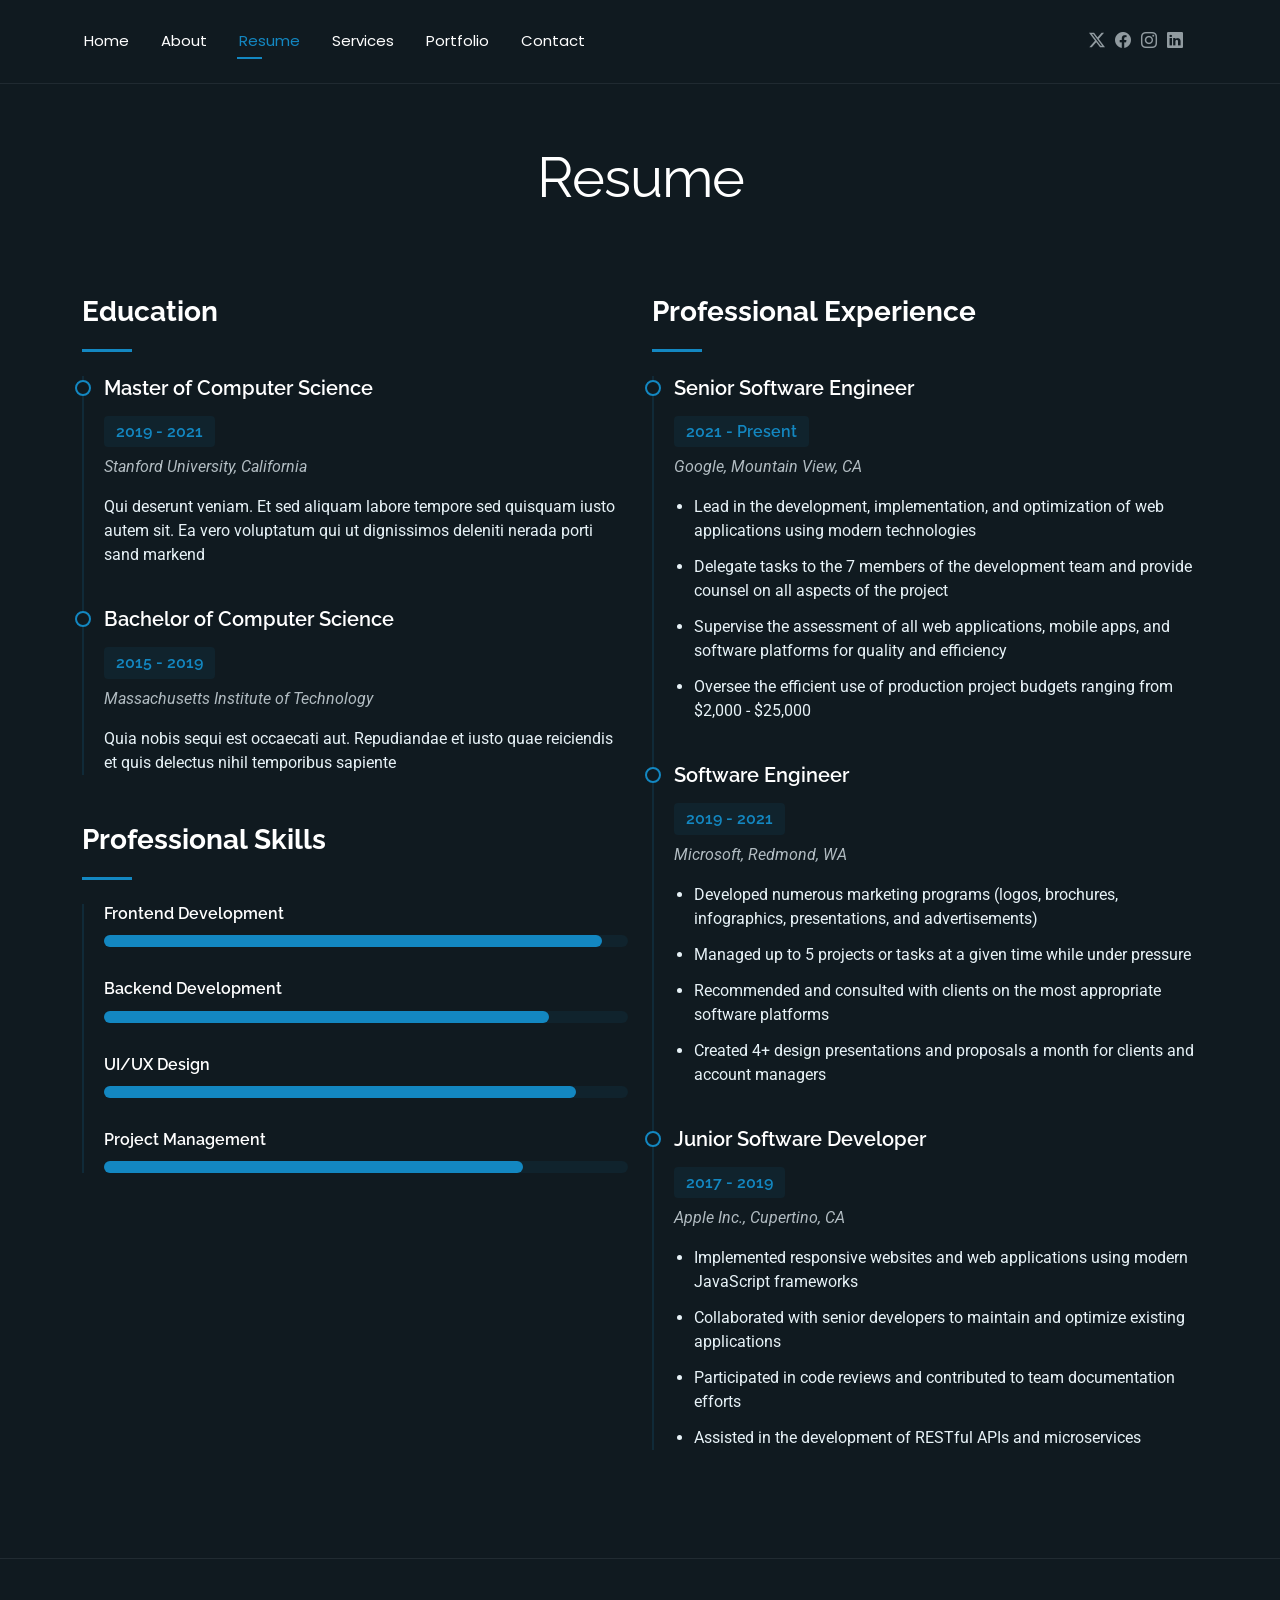
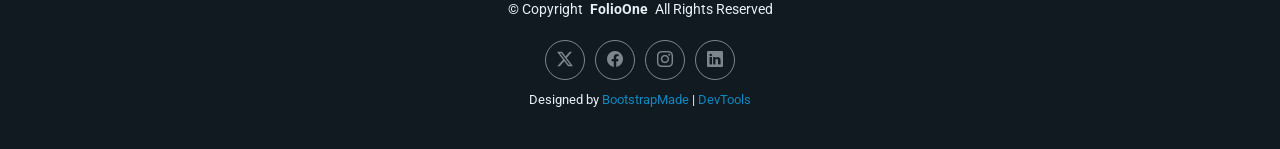
<file: template_1/resume.html>
<!DOCTYPE html>
<html lang="en">

<head>
  <meta charset="utf-8">
  <meta content="width=device-width, initial-scale=1.0" name="viewport">
  <title>Resume - FolioOne Bootstrap Template</title>
  <meta name="description" content="">
  <meta name="keywords" content="">

  <!-- Favicons -->
  <link href="assets/img/favicon.png" rel="icon">
  <link href="assets/img/apple-touch-icon.png" rel="apple-touch-icon">

  <!-- Fonts -->
  <link href="https://fonts.googleapis.com" rel="preconnect">
  <link href="https://fonts.gstatic.com" rel="preconnect" crossorigin>
  <link href="https://fonts.googleapis.com/css2?family=Roboto:ital,wght@0,100;0,300;0,400;0,500;0,700;0,900;1,100;1,300;1,400;1,500;1,700;1,900&family=Poppins:ital,wght@0,100;0,200;0,300;0,400;0,500;0,600;0,700;0,800;0,900;1,100;1,200;1,300;1,400;1,500;1,600;1,700;1,800;1,900&family=Raleway:ital,wght@0,100;0,200;0,300;0,400;0,500;0,600;0,700;0,800;0,900;1,100;1,200;1,300;1,400;1,500;1,600;1,700;1,800;1,900&display=swap" rel="stylesheet">

  <!-- Vendor CSS Files -->
  <link href="assets/vendor/bootstrap/css/bootstrap.min.css" rel="stylesheet">
  <link href="assets/vendor/bootstrap-icons/bootstrap-icons.css" rel="stylesheet">
  <link href="assets/vendor/aos/aos.css" rel="stylesheet">
  <link href="assets/vendor/swiper/swiper-bundle.min.css" rel="stylesheet">
  <link href="assets/vendor/glightbox/css/glightbox.min.css" rel="stylesheet">

  <!-- Main CSS File -->
  <link href="assets/css/main.css" rel="stylesheet">

  <!-- =======================================================
  * Template Name: FolioOne
  * Template URL: https://bootstrapmade.com/folioone-bootstrap-portfolio-website-template/
  * Updated: Aug 23 2025 with Bootstrap v5.3.7
  * Author: BootstrapMade.com
  * License: https://bootstrapmade.com/license/
  ======================================================== -->
</head>

<body class="resume-page">

  <header id="header" class="header d-flex align-items-center light-background sticky-top">
    <div class="container position-relative d-flex align-items-center justify-content-between">

      <!-- <a href="index.html" class="logo d-flex align-items-center me-auto me-xl-0">
      <img src="assets/img/logo.webp" alt="">
      <h1 class="sitename">FolioOne</h1> 
    </a> -->

      <nav id="navmenu" class="navmenu">
        <ul>
          <li><a href="index.html">Home</a></li>
          <li><a href="about.html">About</a></li>
          <li><a href="resume.html" class="active">Resume</a></li>
          <li><a href="services.html">Services</a></li>
          <li><a href="portfolio.html">Portfolio</a></li>
          <li><a href="contact.html">Contact</a></li>
        </ul>
        <i class="mobile-nav-toggle d-xl-none bi bi-list"></i>
      </nav>

      <div class="header-social-links">
        <a href="#" class="twitter"><i class="bi bi-twitter-x"></i></a>
        <a href="#" class="facebook"><i class="bi bi-facebook"></i></a>
        <a href="#" class="instagram"><i class="bi bi-instagram"></i></a>
        <a href="#" class="linkedin"><i class="bi bi-linkedin"></i></a>
      </div>

    </div>
  </header>

  <main class="main">

    <!-- Resume Section -->
    <section id="resume" class="resume section">

      <!-- Section Title -->
      <div class="container section-title" data-aos="fade-up">
        <h2>Resume</h2>
      </div><!-- End Section Title -->

      <div class="container" data-aos="fade-up" data-aos-delay="100">

        <div class="row">
          <div class="col-lg-6">

            <!-- Education Section -->
            <div class="resume-item" data-aos="fade-up">
              <h3 class="resume-title">Education</h3>

              <div class="resume-content">
                <article class="education-item">
                  <h4>Master of Computer Science</h4>
                  <h5>2019 - 2021</h5>
                  <p class="institution"><em>Stanford University, California</em></p>
                  <p>Qui deserunt veniam. Et sed aliquam labore tempore sed quisquam iusto autem sit. Ea vero voluptatum qui ut dignissimos deleniti nerada porti sand markend</p>
                </article>

                <article class="education-item">
                  <h4>Bachelor of Computer Science</h4>
                  <h5>2015 - 2019</h5>
                  <p class="institution"><em>Massachusetts Institute of Technology</em></p>
                  <p>Quia nobis sequi est occaecati aut. Repudiandae et iusto quae reiciendis et quis delectus nihil temporibus sapiente</p>
                </article>
              </div>
            </div><!-- End Education Section -->

            <!-- Professional Skills Section -->
            <div class="resume-item skills-animation" data-aos="fade-up">
              <h3 class="resume-title">Professional Skills</h3>

              <div class="resume-content">
                <div class="skill-item">
                  <h4>Frontend Development</h4>
                  <div class="progress">
                    <div class="progress-bar" role="progressbar" aria-valuenow="95" aria-valuemin="0" aria-valuemax="100"></div>
                  </div>
                </div>

                <div class="skill-item">
                  <h4>Backend Development</h4>
                  <div class="progress">
                    <div class="progress-bar" role="progressbar" aria-valuenow="85" aria-valuemin="0" aria-valuemax="100"></div>
                  </div>
                </div>

                <div class="skill-item">
                  <h4>UI/UX Design</h4>
                  <div class="progress">
                    <div class="progress-bar" role="progressbar" aria-valuenow="90" aria-valuemin="0" aria-valuemax="100"></div>
                  </div>
                </div>

                <div class="skill-item">
                  <h4>Project Management</h4>
                  <div class="progress">
                    <div class="progress-bar" role="progressbar" aria-valuenow="80" aria-valuemin="0" aria-valuemax="100"></div>
                  </div>
                </div>
              </div>
            </div><!-- End Professional Skills Section -->
          </div>

          <div class="col-lg-6">
            <!-- Experience Section -->
            <div class="resume-item" data-aos="fade-up" data-aos-delay="100">
              <h3 class="resume-title">Professional Experience</h3>

              <div class="resume-content">
                <article class="experience-item">
                  <h4>Senior Software Engineer</h4>
                  <h5>2021 - Present</h5>
                  <p class="company"><em>Google, Mountain View, CA</em></p>
                  <ul>
                    <li>Lead in the development, implementation, and optimization of web applications using modern technologies</li>
                    <li>Delegate tasks to the 7 members of the development team and provide counsel on all aspects of the project</li>
                    <li>Supervise the assessment of all web applications, mobile apps, and software platforms for quality and efficiency</li>
                    <li>Oversee the efficient use of production project budgets ranging from $2,000 - $25,000</li>
                  </ul>
                </article>

                <article class="experience-item">
                  <h4>Software Engineer</h4>
                  <h5>2019 - 2021</h5>
                  <p class="company"><em>Microsoft, Redmond, WA</em></p>
                  <ul>
                    <li>Developed numerous marketing programs (logos, brochures, infographics, presentations, and advertisements)</li>
                    <li>Managed up to 5 projects or tasks at a given time while under pressure</li>
                    <li>Recommended and consulted with clients on the most appropriate software platforms</li>
                    <li>Created 4+ design presentations and proposals a month for clients and account managers</li>
                  </ul>
                </article>

                <article class="experience-item">
                  <h4>Junior Software Developer</h4>
                  <h5>2017 - 2019</h5>
                  <p class="company"><em>Apple Inc., Cupertino, CA</em></p>
                  <ul>
                    <li>Implemented responsive websites and web applications using modern JavaScript frameworks</li>
                    <li>Collaborated with senior developers to maintain and optimize existing applications</li>
                    <li>Participated in code reviews and contributed to team documentation efforts</li>
                    <li>Assisted in the development of RESTful APIs and microservices</li>
                  </ul>
                </article>
              </div>
            </div><!-- End Experience Section -->
          </div>
        </div>

      </div>

    </section><!-- /Resume Section -->

  </main>

  <footer id="footer" class="footer">

    <div class="container">
      <div class="copyright text-center ">
        <p>© <span>Copyright</span> <strong class="px-1 sitename">FolioOne</strong> <span>All Rights Reserved<br></span></p>
      </div>
      <div class="social-links d-flex justify-content-center">
        <a href=""><i class="bi bi-twitter-x"></i></a>
        <a href=""><i class="bi bi-facebook"></i></a>
        <a href=""><i class="bi bi-instagram"></i></a>
        <a href=""><i class="bi bi-linkedin"></i></a>
      </div>
      <div class="credits">
        <!-- All the links in the footer should remain intact. -->
        <!-- You can delete the links only if you've purchased the pro version. -->
        <!-- Licensing information: https://bootstrapmade.com/license/ -->
        <!-- Purchase the pro version with working PHP/AJAX contact form: [buy-url] -->
        Designed by <a href="https://bootstrapmade.com/">BootstrapMade</a> | <a href="https://bootstrapmade.com/tools/">DevTools</a>
      </div>
    </div>

  </footer>

  <!-- Scroll Top -->
  <a href="#" id="scroll-top" class="scroll-top d-flex align-items-center justify-content-center"><i class="bi bi-arrow-up-short"></i></a>

  <!-- Preloader -->
  <div id="preloader"></div>

  <!-- Vendor JS Files -->
  <script src="assets/vendor/bootstrap/js/bootstrap.bundle.min.js"></script>
  <script src="assets/vendor/php-email-form/validate.js"></script>
  <script src="assets/vendor/aos/aos.js"></script>
  <script src="assets/vendor/typed.js/typed.umd.js"></script>
  <script src="assets/vendor/waypoints/noframework.waypoints.js"></script>
  <script src="assets/vendor/purecounter/purecounter_vanilla.js"></script>
  <script src="assets/vendor/swiper/swiper-bundle.min.js"></script>
  <script src="assets/vendor/imagesloaded/imagesloaded.pkgd.min.js"></script>
  <script src="assets/vendor/isotope-layout/isotope.pkgd.min.js"></script>
  <script src="assets/vendor/glightbox/js/glightbox.min.js"></script>

  <!-- Main JS File -->
  <script src="assets/js/main.js"></script>

</body>

</html>
</file>
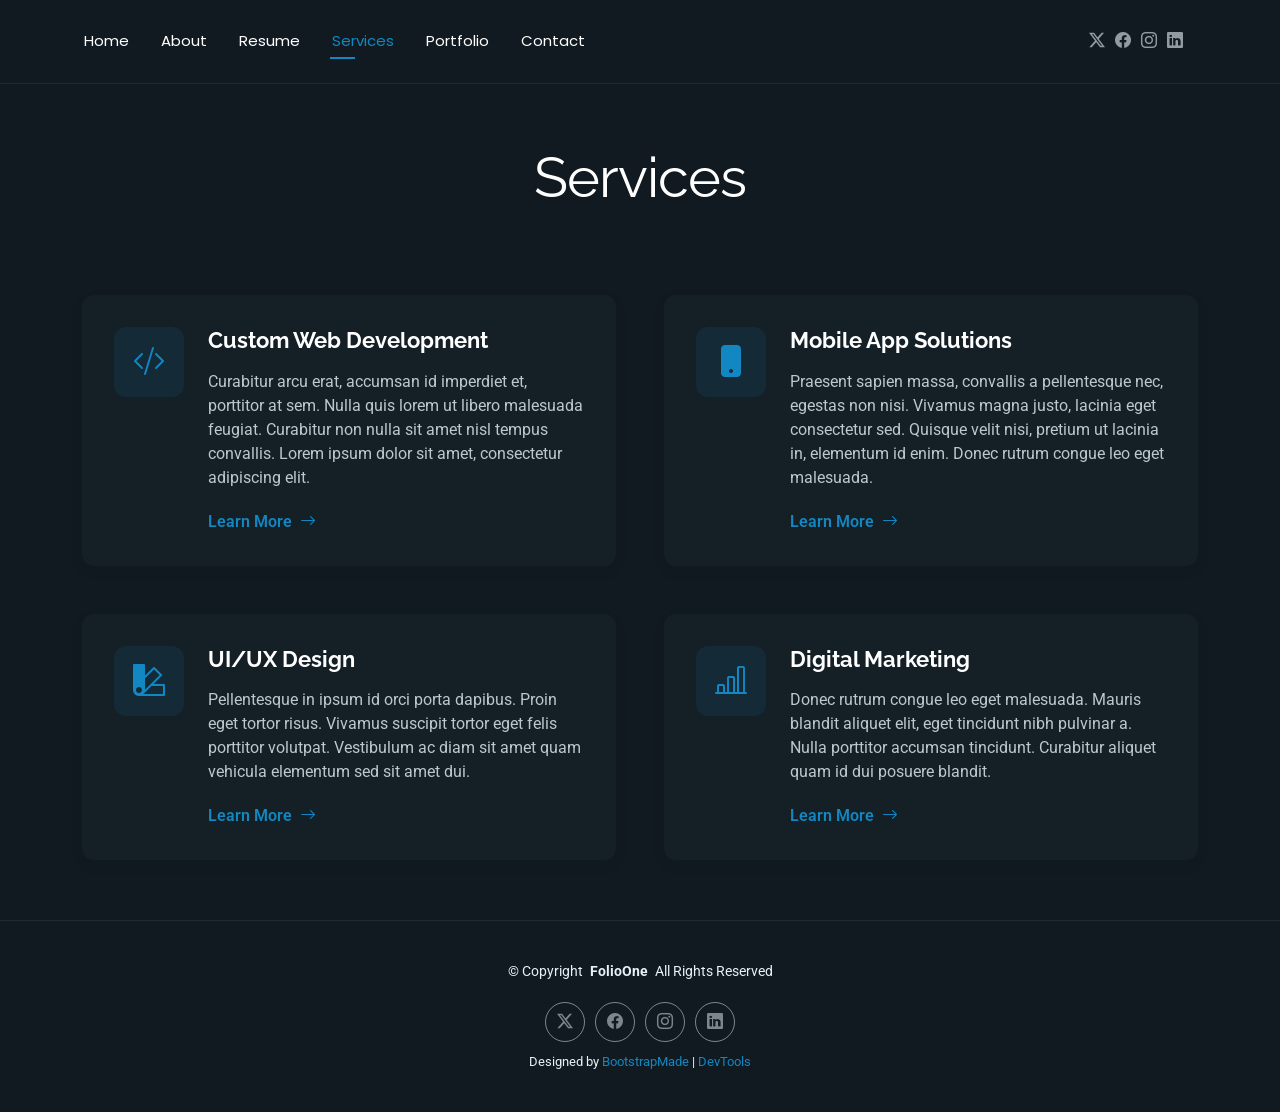
<file: template_1/services.html>
<!DOCTYPE html>
<html lang="en">

<head>
  <meta charset="utf-8">
  <meta content="width=device-width, initial-scale=1.0" name="viewport">
  <title>Services - FolioOne Bootstrap Template</title>
  <meta name="description" content="">
  <meta name="keywords" content="">

  <!-- Favicons -->
  <link href="assets/img/favicon.png" rel="icon">
  <link href="assets/img/apple-touch-icon.png" rel="apple-touch-icon">

  <!-- Fonts -->
  <link href="https://fonts.googleapis.com" rel="preconnect">
  <link href="https://fonts.gstatic.com" rel="preconnect" crossorigin>
  <link href="https://fonts.googleapis.com/css2?family=Roboto:ital,wght@0,100;0,300;0,400;0,500;0,700;0,900;1,100;1,300;1,400;1,500;1,700;1,900&family=Poppins:ital,wght@0,100;0,200;0,300;0,400;0,500;0,600;0,700;0,800;0,900;1,100;1,200;1,300;1,400;1,500;1,600;1,700;1,800;1,900&family=Raleway:ital,wght@0,100;0,200;0,300;0,400;0,500;0,600;0,700;0,800;0,900;1,100;1,200;1,300;1,400;1,500;1,600;1,700;1,800;1,900&display=swap" rel="stylesheet">

  <!-- Vendor CSS Files -->
  <link href="assets/vendor/bootstrap/css/bootstrap.min.css" rel="stylesheet">
  <link href="assets/vendor/bootstrap-icons/bootstrap-icons.css" rel="stylesheet">
  <link href="assets/vendor/aos/aos.css" rel="stylesheet">
  <link href="assets/vendor/swiper/swiper-bundle.min.css" rel="stylesheet">
  <link href="assets/vendor/glightbox/css/glightbox.min.css" rel="stylesheet">

  <!-- Main CSS File -->
  <link href="assets/css/main.css" rel="stylesheet">

  <!-- =======================================================
  * Template Name: FolioOne
  * Template URL: https://bootstrapmade.com/folioone-bootstrap-portfolio-website-template/
  * Updated: Aug 23 2025 with Bootstrap v5.3.7
  * Author: BootstrapMade.com
  * License: https://bootstrapmade.com/license/
  ======================================================== -->
</head>

<body class="services-page">

  <header id="header" class="header d-flex align-items-center light-background sticky-top">
    <div class="container position-relative d-flex align-items-center justify-content-between">

      <!-- <a href="index.html" class="logo d-flex align-items-center me-auto me-xl-0">
      <img src="assets/img/logo.webp" alt="">
      <h1 class="sitename">FolioOne</h1> 
    </a> -->

      <nav id="navmenu" class="navmenu">
        <ul>
          <li><a href="index.html">Home</a></li>
          <li><a href="about.html">About</a></li>
          <li><a href="resume.html">Resume</a></li>
          <li><a href="services.html" class="active">Services</a></li>
          <li><a href="portfolio.html">Portfolio</a></li>
          <li><a href="contact.html">Contact</a></li>
        </ul>
        <i class="mobile-nav-toggle d-xl-none bi bi-list"></i>
      </nav>

      <div class="header-social-links">
        <a href="#" class="twitter"><i class="bi bi-twitter-x"></i></a>
        <a href="#" class="facebook"><i class="bi bi-facebook"></i></a>
        <a href="#" class="instagram"><i class="bi bi-instagram"></i></a>
        <a href="#" class="linkedin"><i class="bi bi-linkedin"></i></a>
      </div>

    </div>
  </header>

  <main class="main">

    <!-- Services Section -->
    <section id="services" class="services section">

      <!-- Section Title -->
      <div class="container section-title" data-aos="fade-up">
        <h2>Services</h2>
      </div><!-- End Section Title -->

      <div class="container" data-aos="fade-up" data-aos-delay="100">

        <div class="row justify-content-center g-5">

          <div class="col-md-6" data-aos="fade-right" data-aos-delay="100">
            <div class="service-item">
              <div class="service-icon">
                <i class="bi bi-code-slash"></i>
              </div>
              <div class="service-content">
                <h3>Custom Web Development</h3>
                <p>Curabitur arcu erat, accumsan id imperdiet et, porttitor at sem. Nulla quis lorem ut libero malesuada feugiat. Curabitur non nulla sit amet nisl tempus convallis. Lorem ipsum dolor sit amet, consectetur adipiscing elit.</p>
                <a href="" class="service-link">
                  <span>Learn More</span>
                  <i class="bi bi-arrow-right"></i>
                </a>
              </div>
            </div>
          </div><!-- End Service Item -->

          <div class="col-md-6" data-aos="fade-left" data-aos-delay="100">
            <div class="service-item">
              <div class="service-icon">
                <i class="bi bi-phone-fill"></i>
              </div>
              <div class="service-content">
                <h3>Mobile App Solutions</h3>
                <p>Praesent sapien massa, convallis a pellentesque nec, egestas non nisi. Vivamus magna justo, lacinia eget consectetur sed. Quisque velit nisi, pretium ut lacinia in, elementum id enim. Donec rutrum congue leo eget malesuada.</p>
                <a href="" class="service-link">
                  <span>Learn More</span>
                  <i class="bi bi-arrow-right"></i>
                </a>
              </div>
            </div>
          </div><!-- End Service Item -->

          <div class="col-md-6" data-aos="fade-right" data-aos-delay="200">
            <div class="service-item">
              <div class="service-icon">
                <i class="bi bi-palette2"></i>
              </div>
              <div class="service-content">
                <h3>UI/UX Design</h3>
                <p>Pellentesque in ipsum id orci porta dapibus. Proin eget tortor risus. Vivamus suscipit tortor eget felis porttitor volutpat. Vestibulum ac diam sit amet quam vehicula elementum sed sit amet dui.</p>
                <a href="" class="service-link">
                  <span>Learn More</span>
                  <i class="bi bi-arrow-right"></i>
                </a>
              </div>
            </div>
          </div><!-- End Service Item -->

          <div class="col-md-6" data-aos="fade-left" data-aos-delay="200">
            <div class="service-item">
              <div class="service-icon">
                <i class="bi bi-bar-chart-line"></i>
              </div>
              <div class="service-content">
                <h3>Digital Marketing</h3>
                <p>Donec rutrum congue leo eget malesuada. Mauris blandit aliquet elit, eget tincidunt nibh pulvinar a. Nulla porttitor accumsan tincidunt. Curabitur aliquet quam id dui posuere blandit.</p>
                <a href="" class="service-link">
                  <span>Learn More</span>
                  <i class="bi bi-arrow-right"></i>
                </a>
              </div>
            </div>
          </div><!-- End Service Item -->

        </div>

      </div>

    </section><!-- /Services Section -->

  </main>

  <footer id="footer" class="footer">

    <div class="container">
      <div class="copyright text-center ">
        <p>© <span>Copyright</span> <strong class="px-1 sitename">FolioOne</strong> <span>All Rights Reserved<br></span></p>
      </div>
      <div class="social-links d-flex justify-content-center">
        <a href=""><i class="bi bi-twitter-x"></i></a>
        <a href=""><i class="bi bi-facebook"></i></a>
        <a href=""><i class="bi bi-instagram"></i></a>
        <a href=""><i class="bi bi-linkedin"></i></a>
      </div>
      <div class="credits">
        <!-- All the links in the footer should remain intact. -->
        <!-- You can delete the links only if you've purchased the pro version. -->
        <!-- Licensing information: https://bootstrapmade.com/license/ -->
        <!-- Purchase the pro version with working PHP/AJAX contact form: [buy-url] -->
        Designed by <a href="https://bootstrapmade.com/">BootstrapMade</a> | <a href="https://bootstrapmade.com/tools/">DevTools</a>
      </div>
    </div>

  </footer>

  <!-- Scroll Top -->
  <a href="#" id="scroll-top" class="scroll-top d-flex align-items-center justify-content-center"><i class="bi bi-arrow-up-short"></i></a>

  <!-- Preloader -->
  <div id="preloader"></div>

  <!-- Vendor JS Files -->
  <script src="assets/vendor/bootstrap/js/bootstrap.bundle.min.js"></script>
  <script src="assets/vendor/php-email-form/validate.js"></script>
  <script src="assets/vendor/aos/aos.js"></script>
  <script src="assets/vendor/typed.js/typed.umd.js"></script>
  <script src="assets/vendor/waypoints/noframework.waypoints.js"></script>
  <script src="assets/vendor/purecounter/purecounter_vanilla.js"></script>
  <script src="assets/vendor/swiper/swiper-bundle.min.js"></script>
  <script src="assets/vendor/imagesloaded/imagesloaded.pkgd.min.js"></script>
  <script src="assets/vendor/isotope-layout/isotope.pkgd.min.js"></script>
  <script src="assets/vendor/glightbox/js/glightbox.min.js"></script>

  <!-- Main JS File -->
  <script src="assets/js/main.js"></script>

</body>

</html>
</file>
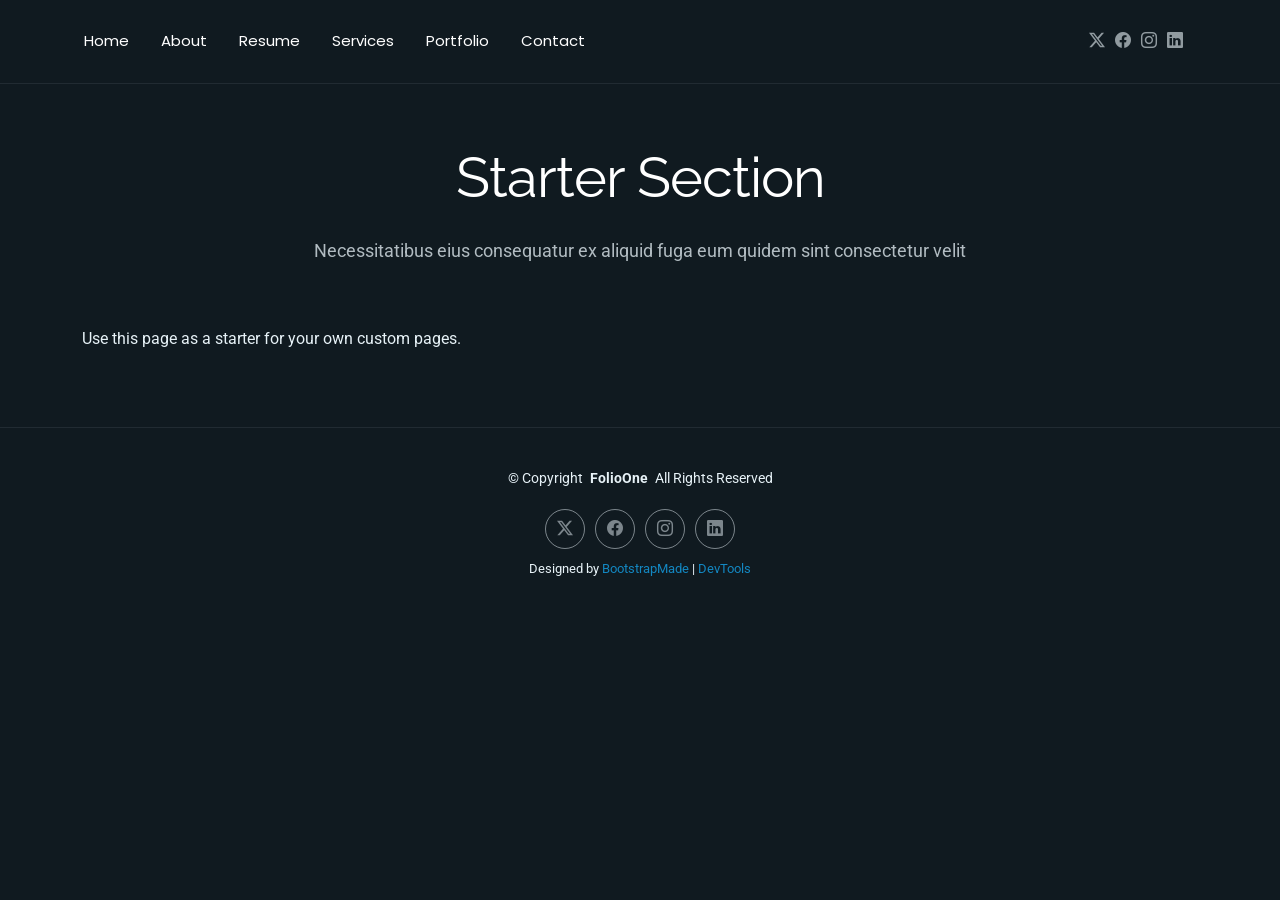
<file: template_1/starter-page.html>
<!DOCTYPE html>
<html lang="en">

<head>
  <meta charset="utf-8">
  <meta content="width=device-width, initial-scale=1.0" name="viewport">
  <title>Starter Page - FolioOne Bootstrap Template</title>
  <meta name="description" content="">
  <meta name="keywords" content="">

  <!-- Favicons -->
  <link href="assets/img/favicon.png" rel="icon">
  <link href="assets/img/apple-touch-icon.png" rel="apple-touch-icon">

  <!-- Fonts -->
  <link href="https://fonts.googleapis.com" rel="preconnect">
  <link href="https://fonts.gstatic.com" rel="preconnect" crossorigin>
  <link href="https://fonts.googleapis.com/css2?family=Roboto:ital,wght@0,100;0,300;0,400;0,500;0,700;0,900;1,100;1,300;1,400;1,500;1,700;1,900&family=Poppins:ital,wght@0,100;0,200;0,300;0,400;0,500;0,600;0,700;0,800;0,900;1,100;1,200;1,300;1,400;1,500;1,600;1,700;1,800;1,900&family=Raleway:ital,wght@0,100;0,200;0,300;0,400;0,500;0,600;0,700;0,800;0,900;1,100;1,200;1,300;1,400;1,500;1,600;1,700;1,800;1,900&display=swap" rel="stylesheet">

  <!-- Vendor CSS Files -->
  <link href="assets/vendor/bootstrap/css/bootstrap.min.css" rel="stylesheet">
  <link href="assets/vendor/bootstrap-icons/bootstrap-icons.css" rel="stylesheet">
  <link href="assets/vendor/aos/aos.css" rel="stylesheet">
  <link href="assets/vendor/swiper/swiper-bundle.min.css" rel="stylesheet">
  <link href="assets/vendor/glightbox/css/glightbox.min.css" rel="stylesheet">

  <!-- Main CSS File -->
  <link href="assets/css/main.css" rel="stylesheet">

  <!-- =======================================================
  * Template Name: FolioOne
  * Template URL: https://bootstrapmade.com/folioone-bootstrap-portfolio-website-template/
  * Updated: Aug 23 2025 with Bootstrap v5.3.7
  * Author: BootstrapMade.com
  * License: https://bootstrapmade.com/license/
  ======================================================== -->
</head>

<body class="starter-page-page">

  <header id="header" class="header d-flex align-items-center light-background sticky-top">
    <div class="container position-relative d-flex align-items-center justify-content-between">

      <!-- <a href="index.html" class="logo d-flex align-items-center me-auto me-xl-0">
      <img src="assets/img/logo.webp" alt="">
      <h1 class="sitename">FolioOne</h1> 
    </a> -->

      <nav id="navmenu" class="navmenu">
        <ul>
          <li><a href="index.html">Home</a></li>
          <li><a href="about.html">About</a></li>
          <li><a href="resume.html">Resume</a></li>
          <li><a href="services.html">Services</a></li>
          <li><a href="portfolio.html">Portfolio</a></li>
          <li><a href="contact.html">Contact</a></li>
        </ul>
        <i class="mobile-nav-toggle d-xl-none bi bi-list"></i>
      </nav>

      <div class="header-social-links">
        <a href="#" class="twitter"><i class="bi bi-twitter-x"></i></a>
        <a href="#" class="facebook"><i class="bi bi-facebook"></i></a>
        <a href="#" class="instagram"><i class="bi bi-instagram"></i></a>
        <a href="#" class="linkedin"><i class="bi bi-linkedin"></i></a>
      </div>

    </div>
  </header>

  <main class="main">

    <!-- Starter Section Section -->
    <section id="starter-section" class="starter-section section">

      <!-- Section Title -->
      <div class="container section-title" data-aos="fade-up">
        <h2>Starter Section</h2>
        <p>Necessitatibus eius consequatur ex aliquid fuga eum quidem sint consectetur velit</p>
      </div><!-- End Section Title -->

      <div class="container" data-aos="fade-up">
        <p>Use this page as a starter for your own custom pages.</p>
      </div>

    </section><!-- /Starter Section Section -->

  </main>

  <footer id="footer" class="footer">

    <div class="container">
      <div class="copyright text-center ">
        <p>© <span>Copyright</span> <strong class="px-1 sitename">FolioOne</strong> <span>All Rights Reserved<br></span></p>
      </div>
      <div class="social-links d-flex justify-content-center">
        <a href=""><i class="bi bi-twitter-x"></i></a>
        <a href=""><i class="bi bi-facebook"></i></a>
        <a href=""><i class="bi bi-instagram"></i></a>
        <a href=""><i class="bi bi-linkedin"></i></a>
      </div>
      <div class="credits">
        <!-- All the links in the footer should remain intact. -->
        <!-- You can delete the links only if you've purchased the pro version. -->
        <!-- Licensing information: https://bootstrapmade.com/license/ -->
        <!-- Purchase the pro version with working PHP/AJAX contact form: [buy-url] -->
        Designed by <a href="https://bootstrapmade.com/">BootstrapMade</a> | <a href="https://bootstrapmade.com/tools/">DevTools</a>
      </div>
    </div>

  </footer>

  <!-- Scroll Top -->
  <a href="#" id="scroll-top" class="scroll-top d-flex align-items-center justify-content-center"><i class="bi bi-arrow-up-short"></i></a>

  <!-- Preloader -->
  <div id="preloader"></div>

  <!-- Vendor JS Files -->
  <script src="assets/vendor/bootstrap/js/bootstrap.bundle.min.js"></script>
  <script src="assets/vendor/php-email-form/validate.js"></script>
  <script src="assets/vendor/aos/aos.js"></script>
  <script src="assets/vendor/typed.js/typed.umd.js"></script>
  <script src="assets/vendor/waypoints/noframework.waypoints.js"></script>
  <script src="assets/vendor/purecounter/purecounter_vanilla.js"></script>
  <script src="assets/vendor/swiper/swiper-bundle.min.js"></script>
  <script src="assets/vendor/imagesloaded/imagesloaded.pkgd.min.js"></script>
  <script src="assets/vendor/isotope-layout/isotope.pkgd.min.js"></script>
  <script src="assets/vendor/glightbox/js/glightbox.min.js"></script>

  <!-- Main JS File -->
  <script src="assets/js/main.js"></script>

</body>

</html>
</file>
<file: assets/css/custom.css>
/* ==========================================
   9 LABORATORINIS DARBAS
   Rapolas Kurapkaitis - CV svetaine
   ========================================== */

/* 1. SRIFTAI, ANTRASTES IR PASTRAIPOS */

body {
  --default-font: "Segoe UI", Arial, sans-serif;
  --heading-font: Georgia, "Times New Roman", serif;
  font-family: var(--default-font);
  font-size: 16px;
  line-height: 1.8;
}

h1, h2, h3, h4, h5, h6 {
  font-family: var(--heading-font);
  font-weight: 700;
  color: #58c4e8;
  letter-spacing: 0.5px;
}

h1 { font-size: 42px; }
h2 { font-size: 34px; }
h3 { font-size: 27px; }
h4 { font-size: 22px; }
h5 { font-size: 19px; }
h6 { font-size: 16px; }

p {
  font-size: 16px;
  line-height: 1.9;
  letter-spacing: 0.2px;
  margin-bottom: 20px;
}

.section-title h2 {
  font-size: 38px;
  font-weight: 800;
  color: #58c4e8;
  margin-bottom: 20px;
}

/* 2. MYGTUKAI IR NUORODOS */

.btn,
.btn-ghost,
.link-underline,
button[type="submit"] {
  border-radius: 12px;
  padding: 12px 24px;
  font-weight: 600;
  transition: all 0.3s ease;
}

.btn:hover,
.btn-ghost:hover,
button[type="submit"]:hover {
  background-color: #58c4e8;
  color: #101820;
  transform: translateY(-3px);
  box-shadow: 0 6px 18px rgba(88, 196, 232, 0.3);
}

.btn:active,
.btn-ghost:active,
button[type="submit"]:active {
  transform: scale(0.96);
  box-shadow: none;
}

main a:not(.btn):not(.btn-ghost):not(.link-underline) {
  text-decoration: none;
  transition: color 0.3s ease;
}

main a:not(.btn):not(.btn-ghost):not(.link-underline):hover {
  color: #58c4e8;
  text-decoration: underline;
}

main a:active {
  opacity: 0.7;
}

/* Apie mane puslapio mygtukai */

.about .cta-group .btn-ghost,
.about .cta-group .link-underline {
  display: inline-flex;
  align-items: center;
  gap: 10px;
  padding: 14px 25px;
  border-radius: 14px;
  font-weight: 700;
  text-decoration: none;
  transition: all 0.3s ease;
}

.about .cta-group .btn-ghost {
  background: #176b91;
  color: #ffffff;
  border: 2px solid #58c4e8;
  box-shadow: 0 4px 12px rgba(0, 0, 0, 0.25);
}

.about .cta-group .link-underline {
  background: transparent;
  color: #58c4e8;
  border: 2px solid #58c4e8;
}

.about .cta-group .btn-ghost:hover,
.about .cta-group .link-underline:hover {
  background: #58c4e8;
  color: #101820;
  transform: translateY(-4px);
  box-shadow: 0 8px 20px rgba(88, 196, 232, 0.35);
}

.about .cta-group .btn-ghost:active,
.about .cta-group .link-underline:active {
  transform: scale(0.95);
}

/* 3. SEKCIJU TARPAI IR TURINIO BLOKAI */

/* Apie mane */

.about-page #about {
  padding-top: 90px;
  padding-bottom: 100px;
}

.about-page .intro-content {
  padding: 30px;
  border: 1px solid rgba(88, 196, 232, 0.4);
  border-radius: 20px;
  box-shadow: 0 8px 25px rgba(0, 0, 0, 0.15);
}

.about-page .profile-photo {
  border-radius: 24px;
  border: 3px solid #58c4e8;
  box-shadow: 0 10px 30px rgba(88, 196, 232, 0.25);
}

/* Patirtis */

.resume-page #resume {
  padding-top: 90px;
  padding-bottom: 110px;
}

.resume-page .resume-item,
.resume-page .resume-block {
  margin-bottom: 30px;
  padding: 25px;
  border: 1px solid rgba(88, 196, 232, 0.4);
  border-radius: 16px;
  box-shadow: 0 6px 20px rgba(0, 0, 0, 0.12);
}

/* Projektai */

.portfolio-page #portfolio {
  padding-top: 90px;
  padding-bottom: 110px;
}

.portfolio-page .portfolio-item {
  margin-bottom: 25px;
  padding: 12px;
  border: 1px solid rgba(88, 196, 232, 0.4);
  border-radius: 18px;
  box-shadow: 0 8px 24px rgba(0, 0, 0, 0.18);
  overflow: hidden;
}

.portfolio-page .portfolio-item img {
  border-radius: 12px;
}

/* 4. NAVIGACIJOS JUOSTA */

.header {
  border-bottom: 2px solid #58c4e8;
  box-shadow: 0 4px 15px rgba(0, 0, 0, 0.2);
}

.navmenu a {
  border-radius: 10px;
  padding: 10px 16px;
  transition: all 0.3s ease;
}

@media (min-width: 1200px) {
  .navmenu a:hover,
  .navmenu a.active {
    background-color: #176b91;
    color: #ffffff !important;
    border-radius: 10px;
  }
}

/* 5. IGUDZIU PROGRESO JUOSTOS */

.skills .progress {
  height: 14px;
  background-color: #243746;
  border-radius: 20px;
  overflow: hidden;
  border: 1px solid #58c4e8;
}

.skills .progress-bar {
  background: linear-gradient(90deg, #176b91, #58c4e8);
  border-radius: 20px;
  box-shadow: 0 0 12px rgba(88, 196, 232, 0.4);
}

/* ==========================================
   PAPILDOMA UZDUOTIS - SARASAI IR LENTELE
   ========================================== */

/* 6. NENUMERUOTAS SARASAS */

.services-page main ul {
  list-style: none;
  padding-left: 20px;
}

.services-page main ul > li {
  position: relative;
  margin-bottom: 12px;
  padding-left: 22px;
}

.services-page main ul > li::before {
  content: "◆";
  position: absolute;
  left: 0;
  color: #58c4e8;
  font-size: 13px;
}

/* 7. NUMERUOTAS SARASAS */

.services-page main ol {
  list-style: none;
  counter-reset: zingsniai;
  padding-left: 0;
}

.services-page main ol > li {
  counter-increment: zingsniai;
  position: relative;
  padding: 12px 15px 12px 55px;
  margin-bottom: 12px;
  border-radius: 10px;
  background-color: rgba(88, 196, 232, 0.08);
}

.services-page main ol > li::before {
  content: counter(zingsniai);
  position: absolute;
  left: 12px;
  top: 10px;
  background-color: #176b91;
  color: #ffffff;
  width: 30px;
  height: 30px;
  border-radius: 50%;
  text-align: center;
  line-height: 30px;
  font-weight: bold;
}

/* 8. IDETINIS SARASAS */

.services-page main ul ul {
  margin-top: 10px;
  padding-left: 15px;
  border-left: 2px solid #58c4e8;
}

.services-page main ul ul > li::before {
  content: "➜";
  color: #f4b860;
}

/* 9. LENTELES STILIUS */

.services-page main table {
  width: 100%;
  border-collapse: separate;
  border-spacing: 0;
  border-radius: 14px;
  overflow: hidden;
  border: 1px solid #58c4e8;
  box-shadow: 0 8px 22px rgba(0, 0, 0, 0.2);
}

.services-page main table thead th {
  background-color: #176b91;
  color: #ffffff;
  font-size: 17px;
  font-weight: 700;
  text-align: center;
  padding: 16px;
  border-color: #58c4e8;
}

.services-page main table td {
  padding: 14px;
  text-align: center;
  vertical-align: middle;
  border-color: rgba(88, 196, 232, 0.3);
}

.services-page main table tbody tr:nth-child(odd) td {
  background-color: #192b36;
  color: #ffffff;
}

.services-page main table tbody tr:nth-child(even) td {
  background-color: #243746;
  color: #ffffff;
}

.services-page main table tbody tr:hover td {
  background-color: #176b91;
  color: #ffffff;
  transition: background-color 0.3s ease;
}

/* 10. TEKSTO IR FONO KONTRASTAS */

.services-page main h3,
.services-page main h4 {
  color: #58c4e8;
}

.services-page main table,
.services-page main li {
  line-height: 1.7;
}

/* 11. PRITAIKYMAS TELEFONAMS */

@media (max-width: 768px) {
  h1 { font-size: 32px; }
  h2 { font-size: 28px; }
  h3 { font-size: 23px; }

  .section-title h2 {
    font-size: 30px;
  }

  .about-page .intro-content {
    padding: 20px;
  }

  .resume-page .resume-item,
  .resume-page .resume-block {
    padding: 18px;
  }

  .portfolio-page .portfolio-item {
    padding: 8px;
  }

  .services-page main table th,
  .services-page main table td {
    padding: 10px;
    font-size: 14px;
  }
}
</file>
<file: assets/css/main.css>
/**
* Template Name: FolioOne
* Template URL: https://bootstrapmade.com/folioone-bootstrap-portfolio-website-template/
* Updated: Aug 23 2025 with Bootstrap v5.3.7
* Author: BootstrapMade.com
* License: https://bootstrapmade.com/license/
*/

/*--------------------------------------------------------------
# Font & Color Variables
# Help: https://bootstrapmade.com/color-system/
--------------------------------------------------------------*/
/* Fonts */
:root {
  --default-font: "Roboto",  system-ui, -apple-system, "Segoe UI", Roboto, "Helvetica Neue", Arial, "Noto Sans", "Liberation Sans", sans-serif, "Apple Color Emoji", "Segoe UI Emoji", "Segoe UI Symbol", "Noto Color Emoji";
  --heading-font: "Raleway",  sans-serif;
  --nav-font: "Poppins",  sans-serif;
}

/* Global Colors - The following color variables are used throughout the website. Updating them here will change the color scheme of the entire website */
:root { 
  --background-color: #101a20; /* Background color for the entire website, including individual sections */
  --default-color: #e7f2f7; /* Default color used for the majority of the text content across the entire website */
  --heading-color: #ffffff; /* Color for headings, subheadings and title throughout the website */
  --accent-color: #1387c1; /* Accent color that represents your brand on the website. It's used for buttons, links, and other elements that need to stand out */
  --surface-color: #141f26; /* The surface color is used as a background of boxed elements within sections, such as cards, icon boxes, or other elements that require a visual separation from the global background. */
  --contrast-color: #ffffff; /* Contrast color for text, ensuring readability against backgrounds of accent, heading, or default colors. */
}

/* Nav Menu Colors - The following color variables are used specifically for the navigation menu. They are separate from the global colors to allow for more customization options */
:root {
  --nav-color: #ffffff;  /* The default color of the main navmenu links */
  --nav-hover-color: #1387c1; /* Applied to main navmenu links when they are hovered over or active */
  --nav-mobile-background-color: #213642; /* Used as the background color for mobile navigation menu */
  --nav-dropdown-background-color: #051117; /* Used as the background color for dropdown items that appear when hovering over primary navigation items */
  --nav-dropdown-color: #e7f2f7; /* Used for navigation links of the dropdown items in the navigation menu. */
  --nav-dropdown-hover-color: #1387c1; /* Similar to --nav-hover-color, this color is applied to dropdown navigation links when they are hovered over. */
}

/* Color Presets - These classes override global colors when applied to any section or element, providing reuse of the sam color scheme. */

.light-background {
  --background-color: #142027;
  --surface-color: #325264;
}

.dark-background {
  --background-color: #0b1419;
  --default-color: #ffffff;
  --heading-color: #ffffff;
  --surface-color: #252525;
  --contrast-color: #ffffff;
}

/* Smooth scroll */
:root {
  scroll-behavior: smooth;
}

/*--------------------------------------------------------------
# General Styling & Shared Classes
--------------------------------------------------------------*/
body {
  color: var(--default-color);
  background-color: var(--background-color);
  font-family: var(--default-font);
}

a {
  color: var(--accent-color);
  text-decoration: none;
  transition: 0.3s;
}

a:hover {
  color: color-mix(in srgb, var(--accent-color), transparent 25%);
  text-decoration: none;
}

h1,
h2,
h3,
h4,
h5,
h6 {
  color: var(--heading-color);
  font-family: var(--heading-font);
}

/* PHP Email Form Messages
------------------------------*/
.php-email-form .error-message {
  display: none;
  background: #df1529;
  color: #ffffff;
  text-align: left;
  padding: 15px;
  margin-bottom: 24px;
  font-weight: 600;
}

.php-email-form .sent-message {
  display: none;
  color: #ffffff;
  background: #059652;
  text-align: center;
  padding: 15px;
  margin-bottom: 24px;
  font-weight: 600;
}

.php-email-form .loading {
  display: none;
  background: var(--surface-color);
  text-align: center;
  padding: 15px;
  margin-bottom: 24px;
}

.php-email-form .loading:before {
  content: "";
  display: inline-block;
  border-radius: 50%;
  width: 24px;
  height: 24px;
  margin: 0 10px -6px 0;
  border: 3px solid var(--accent-color);
  border-top-color: var(--surface-color);
  animation: php-email-form-loading 1s linear infinite;
}

@keyframes php-email-form-loading {
  0% {
    transform: rotate(0deg);
  }

  100% {
    transform: rotate(360deg);
  }
}

/*--------------------------------------------------------------
# Global Header
--------------------------------------------------------------*/
.header {
  --background-color: rgba(255, 255, 255, 0);
  color: var(--default-color);
  background-color: var(--background-color);
  padding: 15px 0;
  transition: all 0.5s;
  z-index: 997;
  border-bottom: 1px solid color-mix(in srgb, var(--default-color), transparent 92%);
}

.header .logo {
  line-height: 1;
}

.header .logo img {
  max-height: 36px;
  margin-right: 8px;
}

.header .logo h1 {
  font-size: 32px;
  margin: 0;
  font-weight: 400;
  color: var(--heading-color);
}

.header .header-social-links {
  padding-right: 15px;
}

.header .header-social-links a {
  color: color-mix(in srgb, var(--default-color), transparent 40%);
  padding-left: 6px;
  display: inline-block;
  transition: 0.3s;
  font-size: 16px;
}

.header .header-social-links a:hover {
  color: var(--default-color);
}

.header .header-social-links a i {
  line-height: 0px;
}

@media (max-width: 1200px) {
  .header .logo {
    order: 1;
  }

  .header .header-social-links {
    order: 2;
  }

  .header .navmenu {
    order: 3;
  }
}

/* Global Header on Scroll
------------------------------*/
.scrolled .header {
  --background-color: rgba(16, 26, 32, 0.9);
}

/*--------------------------------------------------------------
# Navigation Menu
--------------------------------------------------------------*/
/* Desktop Navigation */
@media (min-width: 1200px) {
  .navmenu {
    padding: 0;
  }

  .navmenu ul {
    margin: 0;
    padding: 0;
    display: flex;
    list-style: none;
    align-items: center;
  }

  .navmenu li {
    position: relative;
  }

  .navmenu>ul>li {
    white-space: nowrap;
    padding: 15px 28px 15px 0;
  }

  .navmenu>ul>li:last-child {
    padding-right: 0;
  }

  .navmenu a,
  .navmenu a:focus {
    color: var(--nav-color);
    font-size: 15px;
    padding: 0 2px;
    font-family: var(--nav-font);
    font-weight: 400;
    display: flex;
    align-items: center;
    justify-content: space-between;
    white-space: nowrap;
    transition: 0.3s;
    position: relative;
  }

  .navmenu a i,
  .navmenu a:focus i {
    font-size: 12px;
    line-height: 0;
    margin-left: 5px;
    transition: 0.3s;
  }

  .navmenu>ul>li>a:before {
    content: "";
    position: absolute;
    height: 2px;
    bottom: -6px;
    left: 0;
    background-color: var(--nav-hover-color);
    visibility: hidden;
    width: 0px;
    transition: all 0.3s ease-in-out 0s;
  }

  .navmenu a:hover:before,
  .navmenu li:hover>a:before,
  .navmenu .active:before {
    visibility: visible;
    width: 25px;
  }

  .navmenu li:hover>a,
  .navmenu .active,
  .navmenu .active:focus {
    color: var(--nav-hover-color);
  }

  .navmenu .dropdown ul {
    margin: 0;
    padding: 10px 0;
    background: var(--nav-dropdown-background-color);
    display: block;
    position: absolute;
    visibility: hidden;
    left: -5px;
    top: 130%;
    opacity: 0;
    transition: 0.3s;
    border-radius: 4px;
    z-index: 99;
    box-shadow: 0px 0px 30px rgba(0, 0, 0, 0.1);
  }

  .navmenu .dropdown ul li {
    min-width: 200px;
  }

  .navmenu .dropdown ul a {
    padding: 10px 20px;
    font-size: 15px;
    text-transform: none;
    color: var(--nav-dropdown-color);
  }

  .navmenu .dropdown ul a i {
    font-size: 12px;
  }

  .navmenu .dropdown ul a:hover,
  .navmenu .dropdown ul .active:hover,
  .navmenu .dropdown ul li:hover>a {
    color: var(--nav-dropdown-hover-color);
  }

  .navmenu .dropdown:hover>ul {
    opacity: 1;
    top: 100%;
    visibility: visible;
  }

  .navmenu .dropdown .dropdown ul {
    top: 0;
    left: -90%;
    visibility: hidden;
  }

  .navmenu .dropdown .dropdown:hover>ul {
    opacity: 1;
    top: 0;
    left: -100%;
    visibility: visible;
  }
}

/* Mobile Navigation */
@media (max-width: 1199px) {
  .mobile-nav-toggle {
    color: var(--nav-color);
    font-size: 28px;
    line-height: 0;
    margin-right: 10px;
    cursor: pointer;
    transition: color 0.3s;
  }

  .navmenu {
    padding: 0;
    z-index: 9997;
  }

  .navmenu ul {
    display: none;
    list-style: none;
    position: absolute;
    inset: 60px 20px 20px 20px;
    padding: 10px 0;
    margin: 0;
    border-radius: 6px;
    background-color: var(--nav-mobile-background-color);
    border: 1px solid color-mix(in srgb, var(--default-color), transparent 90%);
    box-shadow: none;
    overflow-y: auto;
    transition: 0.3s;
    z-index: 9998;
  }

  .navmenu a,
  .navmenu a:focus {
    color: var(--nav-dropdown-color);
    padding: 10px 20px;
    font-family: var(--nav-font);
    font-size: 17px;
    font-weight: 500;
    display: flex;
    align-items: center;
    justify-content: space-between;
    white-space: nowrap;
    transition: 0.3s;
  }

  .navmenu a i,
  .navmenu a:focus i {
    font-size: 12px;
    line-height: 0;
    margin-left: 5px;
    width: 30px;
    height: 30px;
    display: flex;
    align-items: center;
    justify-content: center;
    border-radius: 50%;
    transition: 0.3s;
    background-color: color-mix(in srgb, var(--accent-color), transparent 90%);
  }

  .navmenu a i:hover,
  .navmenu a:focus i:hover {
    background-color: var(--accent-color);
    color: var(--contrast-color);
  }

  .navmenu a:hover,
  .navmenu .active,
  .navmenu .active:focus {
    color: var(--nav-dropdown-hover-color);
  }

  .navmenu .active i,
  .navmenu .active:focus i {
    background-color: var(--accent-color);
    color: var(--contrast-color);
    transform: rotate(180deg);
  }

  .navmenu .dropdown ul {
    position: static;
    display: none;
    z-index: 99;
    padding: 10px 0;
    margin: 10px 20px;
    background-color: var(--nav-dropdown-background-color);
    transition: all 0.5s ease-in-out;
  }

  .navmenu .dropdown ul ul {
    background-color: rgba(33, 37, 41, 0.1);
  }

  .navmenu .dropdown>.dropdown-active {
    display: block;
    background-color: rgba(33, 37, 41, 0.03);
  }

  .mobile-nav-active {
    overflow: hidden;
  }

  .mobile-nav-active .mobile-nav-toggle {
    color: #fff;
    position: absolute;
    font-size: 32px;
    top: 15px;
    right: 15px;
    margin-right: 0;
    z-index: 9999;
  }

  .mobile-nav-active .navmenu {
    position: fixed;
    overflow: hidden;
    inset: 0;
    background: rgba(33, 37, 41, 0.8);
    transition: 0.3s;
  }

  .mobile-nav-active .navmenu>ul {
    display: block;
  }
}

/*--------------------------------------------------------------
# Global Footer
--------------------------------------------------------------*/
.footer {
  color: var(--default-color);
  background-color: var(--background-color);
  font-size: 14px;
  padding: 40px 0;
  position: relative;
  border-top: 1px solid color-mix(in srgb, var(--default-color), transparent 92%);
}

.footer .copyright p {
  margin-bottom: 0;
}

.footer .social-links {
  margin-top: 20px;
}

.footer .social-links a {
  display: flex;
  align-items: center;
  justify-content: center;
  width: 40px;
  height: 40px;
  border-radius: 50%;
  border: 1px solid color-mix(in srgb, var(--default-color), transparent 50%);
  font-size: 16px;
  color: color-mix(in srgb, var(--default-color), transparent 50%);
  margin: 0 5px;
  transition: 0.3s;
}

.footer .social-links a:hover {
  color: var(--accent-color);
  border-color: var(--accent-color);
}

.footer .credits {
  margin-top: 10px;
  font-size: 13px;
  text-align: center;
}

/*--------------------------------------------------------------
# Preloader
--------------------------------------------------------------*/
#preloader {
  position: fixed;
  inset: 0;
  z-index: 9999;
  overflow: hidden;
  background-color: var(--background-color);
  transition: all 0.6s ease-out;
  width: 100%;
  height: 100vh;
}

#preloader:before,
#preloader:after {
  content: "";
  position: absolute;
  border: 4px solid var(--accent-color);
  border-radius: 50%;
  animation: animate-preloader 2s cubic-bezier(0, 0.2, 0.8, 1) infinite;
}

#preloader:after {
  animation-delay: -0.5s;
}

@keyframes animate-preloader {
  0% {
    width: 10px;
    height: 10px;
    top: calc(50% - 5px);
    left: calc(50% - 5px);
    opacity: 1;
  }

  100% {
    width: 72px;
    height: 72px;
    top: calc(50% - 36px);
    left: calc(50% - 36px);
    opacity: 0;
  }
}

/*--------------------------------------------------------------
# Scroll Top Button
--------------------------------------------------------------*/
.scroll-top {
  position: fixed;
  visibility: hidden;
  opacity: 0;
  right: 15px;
  bottom: -15px;
  z-index: 99999;
  background-color: var(--accent-color);
  width: 44px;
  height: 44px;
  border-radius: 50px;
  transition: all 0.4s;
}

.scroll-top i {
  font-size: 24px;
  color: var(--contrast-color);
  line-height: 0;
}

.scroll-top:hover {
  background-color: color-mix(in srgb, var(--accent-color), transparent 20%);
  color: var(--contrast-color);
}

.scroll-top.active {
  visibility: visible;
  opacity: 1;
  bottom: 15px;
}

/*--------------------------------------------------------------
# Disable aos animation delay on mobile devices
--------------------------------------------------------------*/
@media screen and (max-width: 768px) {
  [data-aos-delay] {
    transition-delay: 0 !important;
  }
}

/*--------------------------------------------------------------
# Global Page Titles & Breadcrumbs
--------------------------------------------------------------*/
.page-title {
  color: var(--default-color);
  background-color: var(--background-color);
  position: relative;
}

.page-title .heading {
  padding: 80px 0;
  border-top: 1px solid color-mix(in srgb, var(--default-color), transparent 90%);
}

.page-title .heading h1 {
  font-size: 38px;
  font-weight: 700;
}

.page-title nav {
  background-color: color-mix(in srgb, var(--default-color), transparent 96%);
  padding: 20px 0;
}

.page-title nav ol {
  display: flex;
  flex-wrap: wrap;
  list-style: none;
  padding: 0;
  margin: 0;
  font-size: 16px;
  font-weight: 400;
}

.page-title nav ol li+li {
  padding-left: 10px;
}

.page-title nav ol li+li::before {
  content: "/";
  display: inline-block;
  padding-right: 10px;
  color: color-mix(in srgb, var(--default-color), transparent 70%);
}

/*--------------------------------------------------------------
# Global Sections
--------------------------------------------------------------*/
section,
.section {
  color: var(--default-color);
  background-color: var(--background-color);
  padding: 60px 0;
  scroll-margin-top: 100px;
  overflow: clip;
}

@media (max-width: 1199px) {

  section,
  .section {
    scroll-margin-top: 66px;
  }
}

/*--------------------------------------------------------------
# Global Section Titles
--------------------------------------------------------------*/
.section-title {
  text-align: center;
  padding-bottom: 60px;
  position: relative;
}

.section-title h2 {
  font-size: 3.5rem;
  font-weight: 400;
  line-height: 1.2;
  color: var(--heading-color);
  margin-bottom: 1.5rem;
  letter-spacing: -1px;
}

@media (max-width: 768px) {
  .section-title h2 {
    font-size: 2.5rem;
  }
}

.section-title p {
  font-size: 1.125rem;
  line-height: 1.8;
  color: color-mix(in srgb, var(--default-color), transparent 25%);
  max-width: 900px;
  margin: 0 auto;
  text-wrap: balance;
}

/*--------------------------------------------------------------
# Hero Section
--------------------------------------------------------------*/
.hero {
  padding: 80px 0;
  min-height: 100vh;
  display: flex;
  align-items: center;
}

.hero .hero-content h1 {
  font-size: 3.5rem;
  font-weight: 700;
  margin-bottom: 1rem;
  line-height: 1.2;
}

.hero .hero-content h1 .highlight {
  color: var(--accent-color);
  position: relative;
}

.hero .hero-content h1 .highlight::after {
  content: "";
  position: absolute;
  bottom: 0;
  left: 0;
  width: 100%;
  height: 3px;
  background: linear-gradient(90deg, var(--accent-color), color-mix(in srgb, var(--accent-color), transparent 50%));
  border-radius: 2px;
}

@media (max-width: 768px) {
  .hero .hero-content h1 {
    font-size: 2.5rem;
  }
}

.hero .hero-content h2 {
  font-size: 1.5rem;
  font-weight: 400;
  margin-bottom: 2rem;
  color: color-mix(in srgb, var(--default-color), transparent 20%);
}

.hero .hero-content h2 .typed {
  color: var(--accent-color);
  font-weight: 600;
}

@media (max-width: 768px) {
  .hero .hero-content h2 {
    font-size: 1.25rem;
  }
}

.hero .hero-content p {
  font-size: 1.1rem;
  line-height: 1.6;
  margin-bottom: 2.5rem;
  color: color-mix(in srgb, var(--default-color), transparent 30%);
}

.hero .hero-actions {
  display: flex;
  gap: 1rem;
  margin-bottom: 3rem;
}

.hero .hero-actions .btn {
  padding: 12px 30px;
  border-radius: 50px;
  font-weight: 600;
  text-decoration: none;
  transition: all 0.3s ease;
  border: 2px solid;
}

.hero .hero-actions .btn.btn-primary {
  background: var(--accent-color);
  color: var(--contrast-color);
  border-color: var(--accent-color);
}

.hero .hero-actions .btn.btn-primary:hover {
  background: color-mix(in srgb, var(--accent-color), black 15%);
  border-color: color-mix(in srgb, var(--accent-color), black 15%);
  transform: translateY(-2px);
}

.hero .hero-actions .btn.btn-outline {
  background: transparent;
  color: var(--accent-color);
  border-color: var(--accent-color);
}

.hero .hero-actions .btn.btn-outline:hover {
  transform: translateY(-2px);
}

@media (max-width: 576px) {
  .hero .hero-actions {
    flex-direction: column;
  }

  .hero .hero-actions .btn {
    text-align: center;
  }
}

.hero .social-links {
  display: flex;
  gap: 1rem;
}

.hero .social-links a {
  width: 45px;
  height: 45px;
  background: var(--surface-color);
  border-radius: 50%;
  display: flex;
  align-items: center;
  justify-content: center;
  color: var(--default-color);
  font-size: 1.2rem;
  transition: all 0.3s ease;
}

.hero .social-links a:hover {
  background: var(--accent-color);
  color: var(--contrast-color);
  transform: translateY(-3px);
  box-shadow: 0 8px 25px color-mix(in srgb, var(--accent-color), transparent 70%);
}

.hero .hero-image {
  position: relative;
}

.hero .hero-image .image-wrapper {
  position: relative;
  max-width: 450px;
  margin: 0 auto;
}

.hero .hero-image .image-wrapper img {
  border-radius: 20px;
  box-shadow: 0 5px 15px color-mix(in srgb, var(--default-color), transparent 95%);
  transition: transform 0.3s ease;
}

.hero .hero-image .image-wrapper img:hover {
  transform: scale(1.02);
}

.hero .hero-image .floating-elements {
  position: absolute;
  top: 0;
  left: 0;
  right: 0;
  bottom: 0;
  pointer-events: none;
}

.hero .hero-image .floating-elements .floating-card {
  position: absolute;
  background: var(--surface-color);
  padding: 15px 20px;
  border-radius: 15px;
  box-shadow: 0 10px 30px color-mix(in srgb, var(--default-color), transparent 90%);
  display: flex;
  align-items: center;
  gap: 10px;
  font-weight: 600;
  animation: float 3s ease-in-out infinite;
}

.hero .hero-image .floating-elements .floating-card i {
  font-size: 1.5rem;
  color: var(--accent-color);
}

.hero .hero-image .floating-elements .floating-card.design {
  top: 10%;
  right: -10%;
  animation-delay: 0s;
}

.hero .hero-image .floating-elements .floating-card.code {
  bottom: 30%;
  left: -15%;
  animation-delay: 1s;
}

.hero .hero-image .floating-elements .floating-card.creativity {
  top: 60%;
  right: -5%;
  animation-delay: 2s;
}

@media (max-width: 992px) {
  .hero .hero-image .floating-elements .floating-card {
    display: none;
  }
}

@keyframes float {

  0%,
  100% {
    transform: translateY(0px);
  }

  50% {
    transform: translateY(-10px);
  }
}

@media (max-width: 992px) {
  .hero .hero-content {
    text-align: center;
    margin-bottom: 3rem;
  }
}

/*--------------------------------------------------------------
# About Section
--------------------------------------------------------------*/
.about .intro-content .eyebrow {
  display: inline-block;
  letter-spacing: 0.12em;
  text-transform: uppercase;
  font-size: 12px;
  color: color-mix(in srgb, var(--default-color), transparent 40%);
  margin-bottom: 16px;
}

.about .intro-content .headline {
  font-family: var(--heading-font);
  font-weight: 300;
  line-height: 1.2;
  font-size: clamp(28px, 4vw, 44px);
  margin: 0 0 24px 0;
}

.about .intro-content .lead {
  font-size: 18px;
  line-height: 1.8;
  color: color-mix(in srgb, var(--default-color), transparent 10%);
  margin-bottom: 24px;
}

.about .intro-content p {
  line-height: 1.8;
  margin-bottom: 24px;
  color: color-mix(in srgb, var(--default-color), transparent 5%);
}

.about .intro-content .cta-group {
  display: flex;
  gap: 24px;
  align-items: center;
  margin-top: 24px;
}

.about .intro-content .cta-group .btn-ghost {
  display: inline-flex;
  align-items: center;
  gap: 8px;
  padding: 12px 18px;
  border-radius: 6px;
  color: var(--accent-color);
  background: color-mix(in srgb, var(--accent-color), transparent 92%);
  border: 1px solid color-mix(in srgb, var(--accent-color), transparent 70%);
  transition: 0.3s ease-in-out;
}

.about .intro-content .cta-group .btn-ghost:hover,
.about .intro-content .cta-group .btn-ghost:focus {
  color: var(--contrast-color);
  background: var(--accent-color);
  border-color: var(--accent-color);
  outline: none;
  box-shadow: 0 0 0 3px color-mix(in srgb, var(--accent-color), transparent 70%);
}

.about .intro-content .cta-group .link-underline {
  display: inline-flex;
  align-items: center;
  gap: 8px;
  position: relative;
  color: var(--accent-color);
  padding-bottom: 4px;
  transition: 0.3s ease-in-out;
}

.about .intro-content .cta-group .link-underline::after {
  content: "";
  position: absolute;
  left: 0;
  right: 0;
  bottom: 0;
  height: 1px;
  background: color-mix(in srgb, var(--accent-color), transparent 40%);
  transform: scaleX(0.4);
  transform-origin: left;
  transition: 0.3s ease-in-out;
}

.about .intro-content .cta-group .link-underline:hover,
.about .intro-content .cta-group .link-underline:focus {
  color: color-mix(in srgb, var(--accent-color), transparent 10%);
  outline: none;
}

.about .intro-content .cta-group .link-underline:hover::after,
.about .intro-content .cta-group .link-underline:focus::after {
  transform: scaleX(1);
}

.about .profile-figure {
  margin: 0;
}

.about .profile-figure .profile-photo {
  width: 88%;
  max-width: 440px;
  border-radius: 18px;
  box-shadow: 0 10px 30px color-mix(in srgb, var(--default-color), transparent 92%);
  transform: translateY(0);
  transition: transform 0.3s ease-in-out;
}

.about .profile-figure .profile-caption {
  margin-top: 24px;
  display: flex;
  align-items: center;
  justify-content: center;
}

.about .profile-figure .profile-caption .meta {
  font-size: 14px;
  color: color-mix(in srgb, var(--default-color), transparent 20%);
}

.about .profile-figure .profile-caption .meta .funfact {
  font-size: 13px;
  margin-top: 4px;
  color: color-mix(in srgb, var(--default-color), transparent 35%);
}

.about .profile-figure:hover .profile-photo {
  transform: translateY(-4px);
}

.about .skill-item {
  padding: 24px;
  border-radius: 6px;
  transition: 0.3s ease-in-out;
  background: color-mix(in srgb, var(--surface-color), var(--accent-color) 2%);
  border: 1px solid color-mix(in srgb, var(--default-color), transparent 88%);
  height: 100%;
}

.about .skill-item i {
  font-size: 24px;
  color: var(--accent-color);
  margin-bottom: 16px;
  display: inline-block;
}

.about .skill-item h3 {
  font-size: 16px;
  margin-bottom: 6px;
  font-weight: 500;
}

.about .skill-item p {
  margin: 0;
  font-size: 14px;
  color: color-mix(in srgb, var(--default-color), transparent 25%);
}

.about .skill-item:hover {
  transform: translateY(-3px);
  border-color: color-mix(in srgb, var(--accent-color), transparent 60%);
  box-shadow: 0 10px 30px color-mix(in srgb, var(--default-color), transparent 92%);
}

.about .timeline-item {
  position: relative;
  padding-left: 26px;
}

.about .timeline-item time {
  display: inline-block;
  font-size: 12px;
  letter-spacing: 0.08em;
  text-transform: uppercase;
  color: color-mix(in srgb, var(--default-color), transparent 45%);
  margin-bottom: 6px;
}

.about .timeline-item h4 {
  font-size: 18px;
  font-weight: 400;
  margin: 0 0 6px;
}

.about .timeline-item p {
  font-size: 14px;
  color: color-mix(in srgb, var(--default-color), transparent 25%);
  margin: 0;
}

.about .timeline-item .dot {
  position: absolute;
  left: 0;
  top: 4px;
  width: 10px;
  height: 10px;
  border-radius: 50%;
  background: var(--accent-color);
  box-shadow: 0 0 0 6px color-mix(in srgb, var(--accent-color), transparent 80%);
}

.about .personal-quote {
  padding: 24px 0;
}

.about .personal-quote p {
  font-family: var(--heading-font);
  font-weight: 300;
  font-size: clamp(20px, 3vw, 28px);
  line-height: 1.5;
  color: color-mix(in srgb, var(--default-color), transparent 5%);
  margin: 0 auto;
  max-width: 800px;
}

.about .fact-pill {
  display: flex;
  align-items: center;
  justify-content: center;
  gap: 10px;
  padding: 10px 14px;
  border-radius: 999px;
  border: 1px solid color-mix(in srgb, var(--default-color), transparent 85%);
  background: var(--surface-color);
  color: color-mix(in srgb, var(--default-color), transparent 10%);
  transition: 0.3s ease-in-out;
}

.about .fact-pill i {
  color: var(--accent-color);
}

.about .fact-pill span {
  font-size: 14px;
}

.about .fact-pill:hover {
  transform: translateY(-2px);
  border-color: color-mix(in srgb, var(--accent-color), transparent 60%);
  box-shadow: 0 10px 30px color-mix(in srgb, var(--default-color), transparent 92%);
}

.about .fact-pill:focus-within {
  box-shadow: 0 0 0 3px color-mix(in srgb, var(--accent-color), transparent 70%);
}

@media (max-width: 992px) {
  .about .profile-figure {
    text-align: center !important;
  }

  .about .profile-figure .profile-photo {
    width: 72%;
  }

  .about .intro-content .cta-group {
    flex-wrap: wrap;
  }
}

@media (max-width: 576px) {
  .about .profile-figure .profile-photo {
    width: 100%;
  }
}

/*--------------------------------------------------------------
# Skills Section
--------------------------------------------------------------*/
.skills .skill-box {
  background-color: var(--surface-color);
  padding: 2rem;
  border-radius: 8px;
  box-shadow: 0 0 20px rgba(0, 0, 0, 0.05);
}

.skills .skill-box h3 {
  font-size: 1.2rem;
  margin-bottom: 1rem;
  font-weight: 600;
}

.skills .skill-box p {
  font-size: 0.9rem;
  margin-bottom: 0.8rem;
  opacity: 0.6;
}

.skills .skill-box .progress {
  background-color: color-mix(in srgb, var(--accent-color), transparent 85%);
  border-radius: 50px;
  height: 8px;
  margin-top: 5px;
  overflow: hidden;
}

.skills .skill-box .progress .progress-bar {
  background-color: var(--accent-color);
  height: 100%;
  position: relative;
  border-radius: 50px;
  transition: 0.9s;
  width: 1px;
}

/*--------------------------------------------------------------
# Stats Section
--------------------------------------------------------------*/
.stats .avatars {
  position: relative;
}

.stats .avatars img {
  width: 60px;
  height: 60px;
  border: 3px solid var(--accent-color);
  margin-right: -15px;
  transition: transform 0.3s ease;
}

.stats .avatars img:hover {
  transform: translateY(-5px);
  z-index: 2;
}

.stats .counters h2 {
  color: var(--heading-color);
  font-size: 48px;
  font-weight: 700;
  margin-bottom: 10px;
}

.stats .counters h2 span {
  display: inline-block;
}

.stats .counters p {
  color: var(--default-color);
  font-size: 18px;
  margin: 0;
  opacity: 0.9;
}

@media (max-width: 991px) {
  .stats .row {
    text-align: center;
  }

  .stats .avatars {
    justify-content: center;
    margin-bottom: 40px;
  }

  .stats .counters h2 {
    font-size: 36px;
  }

  .stats .counters p {
    font-size: 16px;
  }

  .stats .counters .col-md-4 {
    margin-bottom: 30px;
  }

  .stats .counters .col-md-4:last-child {
    margin-bottom: 0;
  }
}

@media (max-width: 576px) {
  .stats {
    padding: 60px 0;
  }

  .stats .avatars {
    flex-wrap: wrap;
    justify-content: center;
  }

  .stats .avatars img {
    margin: 0 -8px;
  }
}

/*--------------------------------------------------------------
# Testimonials Section
--------------------------------------------------------------*/
.testimonials .testimonials-carousel,
.testimonials .testimonials-slider {
  overflow: hidden;
}

.testimonials .testimonial-item .testimonial-content {
  border-left: 3px solid var(--accent-color);
  padding-left: 30px;
}

.testimonials .testimonial-item .testimonial-img {
  border-radius: 50%;
  border: 4px solid var(--background-color);
  margin: 0 auto;
}

.testimonials .testimonial-item h3 {
  font-size: 20px;
  font-weight: bold;
  margin: 10px 0 5px 0;
}

.testimonials .testimonial-item h4 {
  font-size: 14px;
  color: color-mix(in srgb, var(--default-color), transparent 40%);
  margin: 0 0 10px 0;
}

.testimonials .testimonial-item .stars i {
  color: #ffc107;
  margin: 0 1px;
}

.testimonials .testimonial-item .quote-icon-left,
.testimonials .testimonial-item .quote-icon-right {
  color: color-mix(in srgb, var(--accent-color), transparent 50%);
  font-size: 26px;
  line-height: 0;
}

.testimonials .testimonial-item .quote-icon-left {
  display: inline-block;
  left: -5px;
  position: relative;
}

.testimonials .testimonial-item .quote-icon-right {
  display: inline-block;
  right: -5px;
  position: relative;
  top: 10px;
  transform: scale(-1, -1);
}

.testimonials .testimonial-item p {
  font-style: italic;
}

.testimonials .swiper-wrapper {
  height: auto;
}

.testimonials .swiper-pagination {
  margin-top: 30px;
  position: relative;
}

.testimonials .swiper-pagination .swiper-pagination-bullet {
  width: 12px;
  height: 12px;
  background-color: color-mix(in srgb, var(--default-color), transparent 85%);
  opacity: 1;
}

.testimonials .swiper-pagination .swiper-pagination-bullet-active {
  background-color: var(--accent-color);
}

/*--------------------------------------------------------------
# Resume Section
--------------------------------------------------------------*/
.resume .resume-item {
  margin-bottom: 3rem;
}

.resume .resume-item .resume-title {
  font-size: 1.75rem;
  font-weight: 700;
  margin-bottom: 1.5rem;
  padding-bottom: 1.5rem;
  position: relative;
  color: var(--heading-color);
}

.resume .resume-item .resume-title::after {
  content: "";
  position: absolute;
  display: block;
  width: 50px;
  height: 3px;
  background: var(--accent-color);
  bottom: 0;
  left: 0;
}

.resume .resume-item .resume-content {
  padding-left: 1.25rem;
  border-left: 2px solid color-mix(in srgb, var(--accent-color), transparent 85%);
}

.resume .resume-item article {
  position: relative;
  margin-bottom: 2.5rem;
}

.resume .resume-item article::before {
  content: "";
  position: absolute;
  width: 16px;
  height: 16px;
  border-radius: 50%;
  left: -1.8rem;
  top: 0.25rem;
  background: var(--background-color);
  border: 2px solid var(--accent-color);
}

.resume .resume-item article h4 {
  font-size: 1.25rem;
  font-weight: 600;
  margin-bottom: 0.5rem;
  color: var(--heading-color);
}

.resume .resume-item article h5 {
  font-size: 1rem;
  background: color-mix(in srgb, var(--accent-color), transparent 92%);
  padding: 0.375rem 0.75rem;
  display: inline-block;
  font-weight: 600;
  margin: 0.5rem 0;
  color: var(--accent-color);
  border-radius: 4px;
}

.resume .resume-item article .institution,
.resume .resume-item article .company {
  font-size: 1rem;
  margin-bottom: 1rem;
  color: color-mix(in srgb, var(--default-color), transparent 25%);
}

.resume .resume-item article p {
  margin-bottom: 1rem;
}

.resume .resume-item article ul {
  padding-left: 1.25rem;
  margin-bottom: 0;
}

.resume .resume-item article ul li {
  padding-bottom: 0.75rem;
  position: relative;
}

.resume .resume-item article ul li:last-child {
  padding-bottom: 0;
}

.resume .skill-item {
  margin-bottom: 2rem;
}

.resume .skill-item h4 {
  font-size: 1rem;
  font-weight: 600;
  margin-bottom: 0.75rem;
  color: var(--heading-color);
}

.resume .skill-item .progress {
  height: 0.75rem;
  background-color: color-mix(in srgb, var(--accent-color), transparent 92%);
  border-radius: 1rem;
  overflow: visible;
}

.resume .skill-item .progress .progress-bar {
  background-color: var(--accent-color);
  position: relative;
  border-radius: 1rem;
  width: 0;
  transition: width 1s ease;
}

.resume .skill-item .progress .progress-bar::after {
  content: attr(aria-valuenow) "%";
  position: absolute;
  right: 0;
  top: -1.75rem;
  font-size: 0.875rem;
  font-weight: 600;
  color: var(--accent-color);
}

@media (max-width: 991.98px) {
  .resume .resume-item {
    margin-bottom: 2rem;
  }
}

@media (max-width: 767.98px) {
  .resume .resume-content {
    padding-left: 1rem !important;
  }

  .resume article::before {
    left: -2rem !important;
  }
}

/*--------------------------------------------------------------
# Services Section
--------------------------------------------------------------*/
.services .service-item {
  display: flex;
  background-color: var(--surface-color);
  border-radius: 12px;
  padding: 2rem;
  height: 100%;
  position: relative;
  overflow: hidden;
  box-shadow: 0 5px 20px rgba(0, 0, 0, 0.03);
  transition: all 0.4s ease;
}

.services .service-item::before {
  content: "";
  position: absolute;
  left: 0;
  top: 0;
  height: 100%;
  width: 4px;
  background-color: var(--accent-color);
  transform: scaleY(0);
  transform-origin: bottom;
  transition: transform 0.4s cubic-bezier(0.65, 0, 0.35, 1);
}

.services .service-item:hover {
  box-shadow: 0 10px 30px rgba(0, 0, 0, 0.08);
  transform: translateY(-5px);
}

.services .service-item:hover::before {
  transform: scaleY(1);
}

.services .service-item:hover .service-icon {
  background-color: var(--accent-color);
  color: var(--contrast-color);
  transform: rotateY(180deg);
}

.services .service-item:hover .service-icon i {
  transform: rotateY(180deg);
}

.services .service-item:hover .service-link i {
  transform: translateX(5px);
}

.services .service-icon {
  flex-shrink: 0;
  width: 70px;
  height: 70px;
  border-radius: 12px;
  background-color: color-mix(in srgb, var(--accent-color), transparent 90%);
  color: var(--accent-color);
  display: flex;
  align-items: center;
  justify-content: center;
  margin-right: 1.5rem;
  transition: all 0.5s ease;
}

.services .service-icon i {
  font-size: 2rem;
  transition: transform 0.5s ease;
}

.services .service-content {
  flex-grow: 1;
}

.services .service-content h3 {
  font-size: 1.4rem;
  margin-bottom: 1rem;
  font-weight: 700;
  color: var(--heading-color);
}

.services .service-content p {
  margin-bottom: 1.25rem;
  color: color-mix(in srgb, var(--default-color), transparent 20%);
}

.services .service-link {
  display: inline-flex;
  align-items: center;
  color: var(--accent-color);
  font-weight: 600;
  text-decoration: none;
  transition: color 0.3s ease;
}

.services .service-link span {
  margin-right: 0.5rem;
}

.services .service-link i {
  transition: transform 0.3s ease;
}

.services .service-link:hover {
  color: color-mix(in srgb, var(--accent-color), transparent 25%);
}

@media (max-width: 767.98px) {
  .services .service-item {
    padding: 1.5rem;
    margin-bottom: 1rem;
  }

  .services .service-icon {
    width: 60px;
    height: 60px;
    margin-right: 1rem;
  }

  .services .service-icon i {
    font-size: 1.5rem;
  }

  .services .service-content h3 {
    font-size: 1.2rem;
    margin-bottom: 0.75rem;
  }

  .services .service-content p {
    margin-bottom: 1rem;
    font-size: 0.95rem;
  }
}

@media (max-width: 575.98px) {
  .services .service-item {
    flex-direction: column;
    text-align: center;
  }

  .services .service-item::before {
    width: 100%;
    height: 4px;
    transform: scaleX(0);
    transform-origin: left;
  }

  .services .service-item:hover::before {
    transform: scaleX(1);
  }

  .services .service-icon {
    margin-right: 0;
    margin-bottom: 1.25rem;
  }

  .services .service-link {
    justify-content: center;
  }
}

/*--------------------------------------------------------------
# Service Details Section
--------------------------------------------------------------*/
.service-details .service-hero {
  margin-bottom: 4rem;
}

.service-details .service-hero .service-meta {
  display: flex;
  align-items: center;
  gap: 1rem;
  margin-bottom: 1.5rem;
}

.service-details .service-hero .service-meta .service-category {
  background: color-mix(in srgb, var(--accent-color), transparent 85%);
  color: var(--accent-color);
  padding: 0.5rem 1rem;
  border-radius: 20px;
  font-size: 0.85rem;
  font-weight: 500;
  letter-spacing: 0.5px;
}

.service-details .service-hero .service-meta .reading-time {
  color: color-mix(in srgb, var(--default-color), transparent 50%);
  font-size: 0.9rem;
  font-weight: 300;
}

.service-details .service-hero h1 {
  font-size: 3.5rem;
  font-weight: 300;
  line-height: 1.2;
  margin-bottom: 1.5rem;
  color: var(--heading-color);
  letter-spacing: -0.02em;
}

.service-details .service-hero .service-description {
  font-size: 1.25rem;
  line-height: 1.7;
  color: color-mix(in srgb, var(--default-color), transparent 25%);
  font-weight: 300;
  margin: 0;
}

.service-details .service-visual {
  margin-bottom: 4rem;
  overflow: hidden;
  border-radius: 4px;
}

.service-details .service-visual img {
  width: 100%;
  height: 400px;
  object-fit: cover;
  transition: transform 0.5s ease;
}

.service-details .service-visual img:hover {
  transform: scale(1.02);
}

.service-details .service-narrative {
  margin-bottom: 5rem;
}

.service-details .service-narrative h3 {
  font-size: 2rem;
  font-weight: 300;
  margin-bottom: 2rem;
  color: var(--heading-color);
  letter-spacing: -0.01em;
}

.service-details .service-narrative p {
  font-size: 1.1rem;
  line-height: 1.8;
  margin-bottom: 2rem;
  color: var(--default-color);
  font-weight: 300;
}

.service-details .benefits-grid {
  display: grid;
  grid-template-columns: repeat(auto-fit, minmax(280px, 1fr));
  gap: 2.5rem;
  margin-top: 3rem;
}

.service-details .benefits-grid .benefit-card {
  text-align: center;
  padding: 0;
}

.service-details .benefits-grid .benefit-card .benefit-icon {
  width: 60px;
  height: 60px;
  background: color-mix(in srgb, var(--accent-color), transparent 90%);
  border-radius: 50%;
  display: flex;
  align-items: center;
  justify-content: center;
  margin: 0 auto 1.5rem;
  transition: all 0.3s ease;
}

.service-details .benefits-grid .benefit-card .benefit-icon i {
  font-size: 1.5rem;
  color: var(--accent-color);
}

.service-details .benefits-grid .benefit-card:hover .benefit-icon {
  background: var(--accent-color);
  transform: translateY(-2px);
}

.service-details .benefits-grid .benefit-card:hover .benefit-icon i {
  color: var(--contrast-color);
}

.service-details .benefits-grid .benefit-card h4 {
  font-size: 1.2rem;
  font-weight: 400;
  margin-bottom: 1rem;
  color: var(--heading-color);
}

.service-details .benefits-grid .benefit-card p {
  font-size: 1rem;
  line-height: 1.6;
  color: color-mix(in srgb, var(--default-color), transparent 30%);
  margin: 0;
}

.service-details .timeline-section {
  margin-bottom: 4rem;
}

.service-details .timeline-section h3 {
  font-size: 2rem;
  font-weight: 300;
  margin-bottom: 3rem;
  color: var(--heading-color);
  letter-spacing: -0.01em;
}

.service-details .timeline-section .timeline {
  position: relative;
}

.service-details .timeline-section .timeline::before {
  content: "";
  position: absolute;
  left: 30px;
  top: 0;
  bottom: 0;
  width: 1px;
  background: color-mix(in srgb, var(--default-color), transparent 85%);
}

.service-details .timeline-section .timeline .timeline-item {
  position: relative;
  padding-left: 80px;
  margin-bottom: 3rem;
}

.service-details .timeline-section .timeline .timeline-item:last-child {
  margin-bottom: 0;
}

.service-details .timeline-section .timeline .timeline-item .timeline-marker {
  position: absolute;
  left: 0;
  top: 0;
  width: 60px;
  height: 60px;
  background: var(--surface-color);
  border: 2px solid color-mix(in srgb, var(--accent-color), transparent 70%);
  border-radius: 50%;
  display: flex;
  align-items: center;
  justify-content: center;
  z-index: 1;
}

.service-details .timeline-section .timeline .timeline-item .timeline-marker span {
  font-size: 1.2rem;
  font-weight: 500;
  color: var(--accent-color);
}

.service-details .timeline-section .timeline .timeline-item .timeline-content h4 {
  font-size: 1.3rem;
  font-weight: 400;
  margin-bottom: 0.75rem;
  color: var(--heading-color);
}

.service-details .timeline-section .timeline .timeline-item .timeline-content p {
  font-size: 1rem;
  line-height: 1.6;
  margin-bottom: 0.5rem;
  color: var(--default-color);
}

.service-details .timeline-section .timeline .timeline-item .timeline-content small {
  color: color-mix(in srgb, var(--default-color), transparent 40%);
  font-size: 0.9rem;
  font-weight: 500;
}

.service-details .service-sidebar {
  padding-left: 2rem;
}

@media (max-width: 992px) {
  .service-details .service-sidebar {
    padding-left: 0;
    margin-top: 4rem;
  }
}

.service-details .overview-card,
.service-details .success-story,
.service-details .consultation-form {
  background: var(--surface-color);
  border-radius: 8px;
  padding: 2.5rem;
  margin-bottom: 2.5rem;
  border: 1px solid color-mix(in srgb, var(--default-color), transparent 93%);
  transition: all 0.3s ease;
}

.service-details .overview-card:hover,
.service-details .success-story:hover,
.service-details .consultation-form:hover {
  border-color: color-mix(in srgb, var(--accent-color), transparent 80%);
}

.service-details .overview-card .overview-header h4 {
  font-size: 1.4rem;
  font-weight: 400;
  margin-bottom: 2rem;
  color: var(--heading-color);
}

.service-details .overview-card .overview-stats {
  display: grid;
  grid-template-columns: repeat(3, 1fr);
  gap: 1.5rem;
  margin-bottom: 2rem;
}

.service-details .overview-card .overview-stats .stat-item {
  text-align: center;
}

.service-details .overview-card .overview-stats .stat-item .stat-number {
  font-size: 2rem;
  font-weight: 300;
  color: var(--accent-color);
  line-height: 1;
  margin-bottom: 0.5rem;
}

.service-details .overview-card .overview-stats .stat-item .stat-label {
  font-size: 0.85rem;
  color: color-mix(in srgb, var(--default-color), transparent 40%);
  font-weight: 500;
  text-transform: uppercase;
  letter-spacing: 0.5px;
}

.service-details .overview-card .overview-details {
  border-top: 1px solid color-mix(in srgb, var(--default-color), transparent 90%);
  padding-top: 1.5rem;
}

.service-details .overview-card .overview-details .detail-row {
  display: flex;
  justify-content: space-between;
  align-items: center;
  margin-bottom: 1rem;
}

.service-details .overview-card .overview-details .detail-row:last-child {
  margin-bottom: 0;
}

.service-details .overview-card .overview-details .detail-row .detail-label {
  font-size: 0.95rem;
  color: color-mix(in srgb, var(--default-color), transparent 30%);
  font-weight: 400;
}

.service-details .overview-card .overview-details .detail-row .detail-value {
  font-size: 0.95rem;
  color: var(--heading-color);
  font-weight: 500;
}

.service-details .success-story .story-quote p {
  font-size: 1.1rem;
  line-height: 1.7;
  color: color-mix(in srgb, var(--default-color), transparent 20%);
  font-style: italic;
  margin-bottom: 2rem;
}

.service-details .success-story .story-author {
  display: flex;
  align-items: center;
  gap: 1rem;
  margin-bottom: 1.5rem;
}

.service-details .success-story .story-author .author-avatar {
  width: 50px;
  height: 50px;
  border-radius: 50%;
  object-fit: cover;
}

.service-details .success-story .story-author .author-details h5 {
  font-size: 1rem;
  font-weight: 500;
  margin-bottom: 0.25rem;
  color: var(--heading-color);
}

.service-details .success-story .story-author .author-details span {
  display: block;
  font-size: 0.9rem;
  color: color-mix(in srgb, var(--default-color), transparent 40%);
  margin-bottom: 0.25rem;
}

.service-details .success-story .story-author .author-details small {
  font-size: 0.8rem;
  color: color-mix(in srgb, var(--default-color), transparent 50%);
}

.service-details .success-story .story-metrics {
  display: grid;
  grid-template-columns: repeat(2, 1fr);
  gap: 1rem;
  padding-top: 1.5rem;
  border-top: 1px solid color-mix(in srgb, var(--default-color), transparent 90%);
}

.service-details .success-story .story-metrics .metric {
  text-align: center;
}

.service-details .success-story .story-metrics .metric .metric-value {
  font-size: 1.5rem;
  font-weight: 500;
  color: var(--accent-color);
  display: block;
  margin-bottom: 0.25rem;
}

.service-details .success-story .story-metrics .metric .metric-label {
  font-size: 0.8rem;
  color: color-mix(in srgb, var(--default-color), transparent 40%);
  text-transform: uppercase;
  letter-spacing: 0.5px;
}

.service-details .consultation-form .form-header {
  margin-bottom: 2rem;
}

.service-details .consultation-form .form-header h4 {
  font-size: 1.4rem;
  font-weight: 400;
  margin-bottom: 0.75rem;
  color: var(--heading-color);
}

.service-details .consultation-form .form-header p {
  font-size: 0.95rem;
  line-height: 1.6;
  color: color-mix(in srgb, var(--default-color), transparent 30%);
  margin: 0;
}

.service-details .consultation-form .form-group {
  margin-bottom: 1.5rem;
}

.service-details .consultation-form .form-input {
  width: 100%;
  padding: 1rem;
  border: 1px solid color-mix(in srgb, var(--default-color), transparent 85%);
  border-radius: 4px;
  font-size: 0.95rem;
  transition: all 0.3s ease;
  background: transparent;
}

.service-details .consultation-form .form-input:focus {
  outline: none;
  border-color: var(--accent-color);
  box-shadow: 0 0 0 3px color-mix(in srgb, var(--accent-color), transparent 90%);
}

.service-details .consultation-form input[type=text],
.service-details .consultation-form input[type=email],
.service-details .consultation-form input[type=tel],
.service-details .consultation-form select,
.service-details .consultation-form textarea {
  color: var(--default-color);
  background-color: var(--surface-color);
  font-size: 14px;
  border-color: color-mix(in srgb, var(--default-color), transparent 80%);
}

.service-details .consultation-form input[type=text]:focus,
.service-details .consultation-form input[type=email]:focus,
.service-details .consultation-form input[type=tel]:focus,
.service-details .consultation-form select:focus,
.service-details .consultation-form textarea:focus {
  border-color: var(--accent-color);
}

.service-details .consultation-form input[type=text]::placeholder,
.service-details .consultation-form input[type=email]::placeholder,
.service-details .consultation-form input[type=tel]::placeholder,
.service-details .consultation-form select::placeholder,
.service-details .consultation-form textarea::placeholder {
  color: color-mix(in srgb, var(--default-color), transparent 70%);
}

.service-details .consultation-form .btn-consultation {
  background: var(--accent-color);
  color: var(--contrast-color);
  border: none;
  padding: 1rem 2rem;
  border-radius: 4px;
  font-size: 0.95rem;
  font-weight: 500;
  width: 100%;
  display: flex;
  align-items: center;
  justify-content: center;
  gap: 0.5rem;
  transition: all 0.3s ease;
  text-transform: none;
}

.service-details .consultation-form .btn-consultation:hover {
  background: color-mix(in srgb, var(--accent-color), transparent 10%);
  transform: translateY(-1px);
}

.service-details .consultation-form .btn-consultation i {
  font-size: 0.9rem;
}

@media (max-width: 768px) {
  .service-details .service-hero h1 {
    font-size: 2.5rem;
  }

  .service-details .service-hero .service-description {
    font-size: 1.1rem;
  }

  .service-details .service-visual img {
    height: 250px;
  }

  .service-details .benefits-grid {
    grid-template-columns: 1fr;
    gap: 2rem;
  }

  .service-details .timeline-section .timeline::before {
    left: 20px;
  }

  .service-details .timeline-section .timeline .timeline-item {
    padding-left: 60px;
  }

  .service-details .timeline-section .timeline .timeline-item .timeline-marker {
    width: 40px;
    height: 40px;
  }

  .service-details .timeline-section .timeline .timeline-item .timeline-marker span {
    font-size: 1rem;
  }

  .service-details .overview-card .overview-stats {
    grid-template-columns: 1fr;
    gap: 1rem;
  }
}

/*--------------------------------------------------------------
# Portfolio Section
--------------------------------------------------------------*/
.portfolio .portfolio-filters {
  display: flex;
  justify-content: center;
  flex-wrap: wrap;
  gap: 10px;
  margin-bottom: 30px;
  padding: 0;
  list-style: none;
}

.portfolio .portfolio-filters li {
  padding: 8px 20px;
  font-size: 0.95rem;
  font-weight: 500;
  border-radius: 30px;
  cursor: pointer;
  transition: all 0.3s ease;
  background-color: color-mix(in srgb, var(--accent-color), transparent 90%);
  color: var(--accent-color);
}

.portfolio .portfolio-filters li:hover {
  background-color: color-mix(in srgb, var(--accent-color), transparent 80%);
}

.portfolio .portfolio-filters li.filter-active {
  background-color: var(--accent-color);
  color: var(--contrast-color);
}

.portfolio .portfolio-card {
  background-color: var(--surface-color);
  border-radius: 10px;
  overflow: hidden;
  box-shadow: 0 5px 15px rgba(0, 0, 0, 0.05);
  margin-bottom: 30px;
  transition: all 0.3s ease;
}

.portfolio .portfolio-card:hover {
  transform: translateY(-10px);
  box-shadow: 0 10px 30px rgba(0, 0, 0, 0.1);
}

.portfolio .portfolio-card:hover .portfolio-img .portfolio-overlay {
  opacity: 1;
}

.portfolio .portfolio-card:hover .portfolio-img img {
  transform: scale(1.1);
}

.portfolio .portfolio-card .portfolio-img {
  position: relative;
  overflow: hidden;
}

.portfolio .portfolio-card .portfolio-img img {
  width: 100%;
  height: auto;
  transition: transform 0.5s ease;
}

.portfolio .portfolio-card .portfolio-img .portfolio-overlay {
  position: absolute;
  top: 0;
  left: 0;
  width: 100%;
  height: 100%;
  background: rgba(0, 0, 0, 0.6);
  display: flex;
  align-items: center;
  justify-content: center;
  gap: 15px;
  opacity: 0;
  transition: all 0.3s ease;
}

.portfolio .portfolio-card .portfolio-img .portfolio-overlay a {
  width: 45px;
  height: 45px;
  background-color: var(--accent-color);
  color: var(--contrast-color);
  border-radius: 50%;
  display: flex;
  align-items: center;
  justify-content: center;
  font-size: 1.2rem;
  transition: all 0.3s ease;
}

.portfolio .portfolio-card .portfolio-img .portfolio-overlay a:hover {
  background-color: color-mix(in srgb, var(--accent-color), #fff 20%);
  transform: translateY(-5px);
}

.portfolio .portfolio-card .portfolio-info {
  padding: 20px;
}

.portfolio .portfolio-card .portfolio-info h4 {
  font-size: 1.2rem;
  font-weight: 700;
  margin-bottom: 5px;
  color: var(--heading-color);
}

.portfolio .portfolio-card .portfolio-info p {
  font-size: 0.9rem;
  color: var(--default-color);
  margin-bottom: 10px;
}

.portfolio .portfolio-card .portfolio-info .portfolio-tags {
  display: flex;
  flex-wrap: wrap;
  gap: 8px;
}

.portfolio .portfolio-card .portfolio-info .portfolio-tags span {
  font-size: 0.8rem;
  padding: 4px 12px;
  border-radius: 20px;
  background-color: color-mix(in srgb, var(--accent-color), transparent 90%);
  color: var(--accent-color);
}

.portfolio .btn-primary {
  background-color: var(--accent-color);
  border-color: var(--accent-color);
  color: var(--contrast-color);
  padding: 12px 30px;
  font-weight: 600;
  border-radius: 5px;
  transition: all 0.3s ease;
}

.portfolio .btn-primary:hover {
  background-color: color-mix(in srgb, var(--accent-color), #000 10%);
  border-color: color-mix(in srgb, var(--accent-color), #000 10%);
  transform: translateY(-3px);
  box-shadow: 0 5px 15px rgba(0, 0, 0, 0.1);
}

/*--------------------------------------------------------------
# Portfolio Details Section
--------------------------------------------------------------*/
.portfolio-details {
  --section-spacing: 2.5rem;
}

.portfolio-details .portfolio-details-media {
  position: relative;
}

.portfolio-details .portfolio-details-media .main-image {
  margin-bottom: 1rem;
  border-radius: 20px;
  overflow: hidden;
  box-shadow: 0 10px 30px rgba(0, 0, 0, 0.08);
}

.portfolio-details .portfolio-details-media .main-image .portfolio-details-slider {
  position: relative;
}

.portfolio-details .portfolio-details-media .main-image .portfolio-details-slider .swiper-wrapper {
  height: auto !important;
}

.portfolio-details .portfolio-details-media .main-image .portfolio-details-slider .swiper-slide img {
  aspect-ratio: 3/2;
  object-fit: cover;
  width: 100%;
}

.portfolio-details .portfolio-details-media .main-image .portfolio-details-slider .swiper-button-next,
.portfolio-details .portfolio-details-media .main-image .portfolio-details-slider .swiper-button-prev {
  background-color: var(--contrast-color);
  width: 40px;
  height: 40px;
  border-radius: 50%;
  transition: all 0.3s ease;
}

.portfolio-details .portfolio-details-media .main-image .portfolio-details-slider .swiper-button-next:after,
.portfolio-details .portfolio-details-media .main-image .portfolio-details-slider .swiper-button-prev:after {
  font-size: 16px;
  color: var(--accent-color);
  font-weight: bold;
}

.portfolio-details .portfolio-details-media .main-image .portfolio-details-slider .swiper-button-next:hover,
.portfolio-details .portfolio-details-media .main-image .portfolio-details-slider .swiper-button-prev:hover {
  background-color: var(--accent-color);
}

.portfolio-details .portfolio-details-media .main-image .portfolio-details-slider .swiper-button-next:hover:after,
.portfolio-details .portfolio-details-media .main-image .portfolio-details-slider .swiper-button-prev:hover:after {
  color: var(--contrast-color);
}

.portfolio-details .portfolio-details-media .thumbnail-grid img {
  height: 80px;
  object-fit: cover;
  border-radius: 8px;
  cursor: pointer;
  transition: all 0.3s ease;
  box-shadow: 0 4px 10px rgba(0, 0, 0, 0.05);
}

.portfolio-details .portfolio-details-media .thumbnail-grid img:hover {
  transform: translateY(-5px);
  box-shadow: 0 8px 15px rgba(0, 0, 0, 0.1);
}

.portfolio-details .portfolio-details-media .tech-stack-badges {
  display: flex;
  flex-wrap: wrap;
  gap: 10px;
  margin-top: 1.5rem;
}

.portfolio-details .portfolio-details-media .tech-stack-badges span {
  display: inline-block;
  padding: 6px 12px;
  font-size: 13px;
  font-weight: 500;
  border-radius: 20px;
  background-color: color-mix(in srgb, var(--heading-color), transparent 85%);
  color: var(--heading-color);
  transition: all 0.3s ease;
}

.portfolio-details .portfolio-details-media .tech-stack-badges span:hover {
  background-color: color-mix(in srgb, var(--heading-color), transparent 70%);
  transform: translateY(-2px);
}

.portfolio-details .portfolio-details-content {
  padding: 0 0 0 2rem;
  height: 100%;
  display: flex;
  flex-direction: column;
}

.portfolio-details .portfolio-details-content .project-meta {
  display: flex;
  flex-wrap: wrap;
  justify-content: space-between;
  margin-bottom: 1.5rem;
}

.portfolio-details .portfolio-details-content .project-meta .badge-wrapper .project-badge {
  display: inline-block;
  padding: 8px 16px;
  background-color: color-mix(in srgb, var(--accent-color), transparent 90%);
  color: var(--accent-color);
  border-radius: 30px;
  font-weight: 600;
  font-size: 14px;
}

.portfolio-details .portfolio-details-content .project-meta .date-client {
  display: flex;
  gap: 1.5rem;
}

.portfolio-details .portfolio-details-content .project-meta .date-client .meta-item {
  display: flex;
  align-items: center;
  font-size: 14px;
  color: color-mix(in srgb, var(--default-color), transparent 30%);
}

.portfolio-details .portfolio-details-content .project-meta .date-client .meta-item i {
  margin-right: 6px;
  color: var(--accent-color);
}

.portfolio-details .portfolio-details-content .project-title {
  font-size: 2.2rem;
  margin-bottom: 1rem;
  font-weight: 700;
  line-height: 1.2;
  color: var(--heading-color);
}

.portfolio-details .portfolio-details-content .project-website {
  display: flex;
  align-items: center;
  margin-bottom: 1.5rem;
}

.portfolio-details .portfolio-details-content .project-website i {
  font-size: 22px;
  color: var(--accent-color);
  margin-right: 8px;
}

.portfolio-details .portfolio-details-content .project-website a {
  font-weight: 500;
  transition: all 0.3s;
}

.portfolio-details .portfolio-details-content .project-website a:hover {
  letter-spacing: 0.5px;
}

.portfolio-details .portfolio-details-content .project-overview {
  margin-bottom: var(--section-spacing);
}

.portfolio-details .portfolio-details-content .project-overview .lead {
  font-size: 1.1rem;
  line-height: 1.7;
  color: color-mix(in srgb, var(--default-color), transparent 15%);
  margin-bottom: 1.5rem;
}

.portfolio-details .portfolio-details-content .project-overview .project-accordion .accordion-item {
  border: none;
  background: none;
  margin-bottom: 10px;
}

.portfolio-details .portfolio-details-content .project-overview .project-accordion .accordion-item .accordion-header .accordion-button {
  padding: 1rem;
  font-weight: 600;
  font-size: 1rem;
  color: var(--heading-color);
  background-color: color-mix(in srgb, var(--surface-color), transparent 70%);
  border-radius: 8px !important;
  box-shadow: none;
}

.portfolio-details .portfolio-details-content .project-overview .project-accordion .accordion-item .accordion-header .accordion-button:not(.collapsed) {
  background-color: var(--surface-color);
  color: var(--accent-color);
  border-bottom-left-radius: 0 !important;
  border-bottom-right-radius: 0 !important;
  box-shadow: 0 4px 10px rgba(0, 0, 0, 0.03);
}

.portfolio-details .portfolio-details-content .project-overview .project-accordion .accordion-item .accordion-header .accordion-button:not(.collapsed) i {
  color: var(--accent-color);
}

.portfolio-details .portfolio-details-content .project-overview .project-accordion .accordion-item .accordion-header .accordion-button::after {
  background-size: 14px;
  width: 14px;
  height: 14px;
}

.portfolio-details .portfolio-details-content .project-overview .project-accordion .accordion-item .accordion-header .accordion-button i {
  font-size: 1.1rem;
}

.portfolio-details .portfolio-details-content .project-overview .project-accordion .accordion-item .accordion-body {
  padding: 1rem;
  background-color: var(--surface-color);
  border-bottom-left-radius: 8px;
  border-bottom-right-radius: 8px;
}

.portfolio-details .portfolio-details-content .project-overview .project-accordion .accordion-item .accordion-body p {
  margin-bottom: 0;
  color: color-mix(in srgb, var(--default-color), transparent 25%);
  line-height: 1.6;
}

.portfolio-details .portfolio-details-content .project-features {
  margin-bottom: var(--section-spacing);
}

.portfolio-details .portfolio-details-content .project-features h3 {
  display: flex;
  align-items: center;
  font-size: 1.25rem;
  margin-bottom: 1.2rem;
}

.portfolio-details .portfolio-details-content .project-features h3 i {
  margin-right: 10px;
  color: var(--accent-color);
  font-size: 1.1em;
}

.portfolio-details .portfolio-details-content .project-features .feature-list {
  list-style: none;
  padding-left: 0;
}

.portfolio-details .portfolio-details-content .project-features .feature-list li {
  display: flex;
  align-items: center;
  padding: 8px 0;
  font-size: 15px;
  color: color-mix(in srgb, var(--default-color), transparent 15%);
}

.portfolio-details .portfolio-details-content .project-features .feature-list li i {
  color: var(--accent-color);
  margin-right: 10px;
  font-size: 1.1em;
}

.portfolio-details .portfolio-details-content .cta-buttons {
  display: flex;
  flex-wrap: wrap;
  gap: 1rem;
  margin-top: auto;
}

.portfolio-details .portfolio-details-content .cta-buttons .btn-view-project {
  padding: 12px 28px;
  background-color: var(--accent-color);
  color: var(--contrast-color);
  border-radius: 30px;
  font-weight: 500;
  transition: all 0.3s ease;
}

.portfolio-details .portfolio-details-content .cta-buttons .btn-view-project:hover {
  background-color: color-mix(in srgb, var(--accent-color), black 15%);
  transform: translateY(-3px);
  box-shadow: 0 8px 15px rgba(0, 0, 0, 0.1);
}

.portfolio-details .portfolio-details-content .cta-buttons .btn-next-project {
  padding: 12px 28px;
  background-color: color-mix(in srgb, var(--heading-color), transparent 90%);
  color: var(--heading-color);
  border-radius: 30px;
  font-weight: 500;
  transition: all 0.3s ease;
  display: flex;
  align-items: center;
  gap: 8px;
}

.portfolio-details .portfolio-details-content .cta-buttons .btn-next-project i {
  transition: transform 0.3s ease;
}

.portfolio-details .portfolio-details-content .cta-buttons .btn-next-project:hover {
  background-color: color-mix(in srgb, var(--heading-color), transparent 80%);
}

.portfolio-details .portfolio-details-content .cta-buttons .btn-next-project:hover i {
  transform: translateX(3px);
}

@media (max-width: 1199.98px) {
  .portfolio-details .portfolio-details-content {
    padding-left: 1rem;
  }
}

@media (max-width: 991.98px) {
  .portfolio-details .portfolio-details-content {
    padding: 2rem 0 0 0;
  }

  .portfolio-details .portfolio-details-content .cta-buttons {
    margin-top: 2rem;
  }
}

@media (max-width: 767.98px) {
  .portfolio-details .project-meta {
    flex-direction: column;
    gap: 1rem;
  }

  .portfolio-details .project-meta .date-client {
    flex-direction: column;
    gap: 0.5rem;
  }

  .portfolio-details .cta-buttons {
    flex-direction: column;
    width: 100%;
  }

  .portfolio-details .cta-buttons a {
    width: 100%;
    text-align: center;
  }
}

/*--------------------------------------------------------------
# Contact Section
--------------------------------------------------------------*/
.contact .info-box {
  background-color: var(--surface-color);
  padding: 3rem;
  border-radius: 1rem;
  height: 100%;
}

.contact .info-box h3 {
  color: var(--contrast-color);
  font-size: 2rem;
  margin-bottom: 1rem;
}

@media (max-width: 767.98px) {
  .contact .info-box h3 {
    font-size: 1.75rem;
  }
}

.contact .info-box p {
  opacity: 0.8;
  margin-bottom: 2rem;
}

.contact .info-box a {
  color: var(--contrast-color);
}

@media (max-width: 992px) {
  .contact .info-box {
    padding: 1.5rem;
  }
}

.contact .info-item {
  display: flex;
  gap: 1.5rem;
  margin-bottom: 2rem;
}

.contact .info-item:last-child {
  margin-bottom: 0;
}

.contact .info-item .icon-box {
  width: 3.5rem;
  height: 3.5rem;
  background-color: var(--surface-color);
  border-radius: 50%;
  display: flex;
  align-items: center;
  justify-content: center;
  flex-shrink: 0;
  transition: 0.3s;
}

.contact .info-item .icon-box i {
  font-size: 1.5rem;
  color: var(--contrast-color);
}

.contact .info-item:hover .icon-box {
  background-color: var(--accent-color);
}

.contact .info-item .content h4 {
  color: var(--contrast-color);
  font-size: 1.25rem;
  margin-bottom: 0.5rem;
  font-weight: 700;
}

.contact .info-item .content p {
  margin-bottom: 0.25rem;
  font-size: 0.95rem;
}

.contact .info-item .content p:last-child {
  margin-bottom: 0;
}

.contact .contact-form {
  background-color: var(--surface-color);
  padding: 3rem;
  border-radius: 1rem;
  height: 100%;
  box-shadow: 0 0 25px rgba(0, 0, 0, 0.05);
}

@media (max-width: 992px) {
  .contact .contact-form {
    padding: 1.5rem;
  }
}

.contact .contact-form h3 {
  font-size: 2rem;
  margin-bottom: 1rem;
}

@media (max-width: 768px) {
  .contact .contact-form h3 {
    font-size: 1.75rem;
  }
}

.contact .contact-form p {
  color: color-mix(in srgb, var(--default-color), transparent 25%);
  margin-bottom: 2rem;
}

.contact .contact-form .form-control,
.contact .contact-form .form-select {
  padding: 0.875rem 1.25rem;
  border-color: color-mix(in srgb, var(--default-color), transparent 90%);
  border-radius: 0.5rem;
  background-color: transparent;
  color: var(--default-color);
}

.contact .contact-form .form-control:focus,
.contact .contact-form .form-select:focus {
  box-shadow: none;
  border-color: var(--accent-color);
}

.contact .contact-form .form-control::placeholder,
.contact .contact-form .form-select::placeholder {
  color: color-mix(in srgb, var(--default-color), transparent 50%);
}

.contact .contact-form .btn {
  background-color: color-mix(in srgb, var(--surface-color), transparent 80%);
  color: var(--contrast-color);
  padding: 1rem 2rem;
  border-radius: 2rem;
  display: inline-flex;
  align-items: center;
  gap: 0.5rem;
  transition: 0.3s;
}

.contact .contact-form .btn i {
  font-size: 1.25rem;
}

.contact .contact-form .btn:hover {
  background-color: color-mix(in srgb, var(--surface-color), transparent 70%);
}

/*--------------------------------------------------------------
# Starter Section Section
--------------------------------------------------------------*/
.starter-section {
  /* Add your styles here */
}
</file>
<file: template_1/assets/css/main.css>
/**
* Template Name: FolioOne
* Template URL: https://bootstrapmade.com/folioone-bootstrap-portfolio-website-template/
* Updated: Aug 23 2025 with Bootstrap v5.3.7
* Author: BootstrapMade.com
* License: https://bootstrapmade.com/license/
*/

/*--------------------------------------------------------------
# Font & Color Variables
# Help: https://bootstrapmade.com/color-system/
--------------------------------------------------------------*/
/* Fonts */
:root {
  --default-font: "Roboto",  system-ui, -apple-system, "Segoe UI", Roboto, "Helvetica Neue", Arial, "Noto Sans", "Liberation Sans", sans-serif, "Apple Color Emoji", "Segoe UI Emoji", "Segoe UI Symbol", "Noto Color Emoji";
  --heading-font: "Raleway",  sans-serif;
  --nav-font: "Poppins",  sans-serif;
}

/* Global Colors - The following color variables are used throughout the website. Updating them here will change the color scheme of the entire website */
:root { 
  --background-color: #101a20; /* Background color for the entire website, including individual sections */
  --default-color: #e7f2f7; /* Default color used for the majority of the text content across the entire website */
  --heading-color: #ffffff; /* Color for headings, subheadings and title throughout the website */
  --accent-color: #1387c1; /* Accent color that represents your brand on the website. It's used for buttons, links, and other elements that need to stand out */
  --surface-color: #141f26; /* The surface color is used as a background of boxed elements within sections, such as cards, icon boxes, or other elements that require a visual separation from the global background. */
  --contrast-color: #ffffff; /* Contrast color for text, ensuring readability against backgrounds of accent, heading, or default colors. */
}

/* Nav Menu Colors - The following color variables are used specifically for the navigation menu. They are separate from the global colors to allow for more customization options */
:root {
  --nav-color: #ffffff;  /* The default color of the main navmenu links */
  --nav-hover-color: #1387c1; /* Applied to main navmenu links when they are hovered over or active */
  --nav-mobile-background-color: #213642; /* Used as the background color for mobile navigation menu */
  --nav-dropdown-background-color: #051117; /* Used as the background color for dropdown items that appear when hovering over primary navigation items */
  --nav-dropdown-color: #e7f2f7; /* Used for navigation links of the dropdown items in the navigation menu. */
  --nav-dropdown-hover-color: #1387c1; /* Similar to --nav-hover-color, this color is applied to dropdown navigation links when they are hovered over. */
}

/* Color Presets - These classes override global colors when applied to any section or element, providing reuse of the sam color scheme. */

.light-background {
  --background-color: #142027;
  --surface-color: #325264;
}

.dark-background {
  --background-color: #0b1419;
  --default-color: #ffffff;
  --heading-color: #ffffff;
  --surface-color: #252525;
  --contrast-color: #ffffff;
}

/* Smooth scroll */
:root {
  scroll-behavior: smooth;
}

/*--------------------------------------------------------------
# General Styling & Shared Classes
--------------------------------------------------------------*/
body {
  color: var(--default-color);
  background-color: var(--background-color);
  font-family: var(--default-font);
}

a {
  color: var(--accent-color);
  text-decoration: none;
  transition: 0.3s;
}

a:hover {
  color: color-mix(in srgb, var(--accent-color), transparent 25%);
  text-decoration: none;
}

h1,
h2,
h3,
h4,
h5,
h6 {
  color: var(--heading-color);
  font-family: var(--heading-font);
}

/* PHP Email Form Messages
------------------------------*/
.php-email-form .error-message {
  display: none;
  background: #df1529;
  color: #ffffff;
  text-align: left;
  padding: 15px;
  margin-bottom: 24px;
  font-weight: 600;
}

.php-email-form .sent-message {
  display: none;
  color: #ffffff;
  background: #059652;
  text-align: center;
  padding: 15px;
  margin-bottom: 24px;
  font-weight: 600;
}

.php-email-form .loading {
  display: none;
  background: var(--surface-color);
  text-align: center;
  padding: 15px;
  margin-bottom: 24px;
}

.php-email-form .loading:before {
  content: "";
  display: inline-block;
  border-radius: 50%;
  width: 24px;
  height: 24px;
  margin: 0 10px -6px 0;
  border: 3px solid var(--accent-color);
  border-top-color: var(--surface-color);
  animation: php-email-form-loading 1s linear infinite;
}

@keyframes php-email-form-loading {
  0% {
    transform: rotate(0deg);
  }

  100% {
    transform: rotate(360deg);
  }
}

/*--------------------------------------------------------------
# Global Header
--------------------------------------------------------------*/
.header {
  --background-color: rgba(255, 255, 255, 0);
  color: var(--default-color);
  background-color: var(--background-color);
  padding: 15px 0;
  transition: all 0.5s;
  z-index: 997;
  border-bottom: 1px solid color-mix(in srgb, var(--default-color), transparent 92%);
}

.header .logo {
  line-height: 1;
}

.header .logo img {
  max-height: 36px;
  margin-right: 8px;
}

.header .logo h1 {
  font-size: 32px;
  margin: 0;
  font-weight: 400;
  color: var(--heading-color);
}

.header .header-social-links {
  padding-right: 15px;
}

.header .header-social-links a {
  color: color-mix(in srgb, var(--default-color), transparent 40%);
  padding-left: 6px;
  display: inline-block;
  transition: 0.3s;
  font-size: 16px;
}

.header .header-social-links a:hover {
  color: var(--default-color);
}

.header .header-social-links a i {
  line-height: 0px;
}

@media (max-width: 1200px) {
  .header .logo {
    order: 1;
  }

  .header .header-social-links {
    order: 2;
  }

  .header .navmenu {
    order: 3;
  }
}

/* Global Header on Scroll
------------------------------*/
.scrolled .header {
  --background-color: rgba(16, 26, 32, 0.9);
}

/*--------------------------------------------------------------
# Navigation Menu
--------------------------------------------------------------*/
/* Desktop Navigation */
@media (min-width: 1200px) {
  .navmenu {
    padding: 0;
  }

  .navmenu ul {
    margin: 0;
    padding: 0;
    display: flex;
    list-style: none;
    align-items: center;
  }

  .navmenu li {
    position: relative;
  }

  .navmenu>ul>li {
    white-space: nowrap;
    padding: 15px 28px 15px 0;
  }

  .navmenu>ul>li:last-child {
    padding-right: 0;
  }

  .navmenu a,
  .navmenu a:focus {
    color: var(--nav-color);
    font-size: 15px;
    padding: 0 2px;
    font-family: var(--nav-font);
    font-weight: 400;
    display: flex;
    align-items: center;
    justify-content: space-between;
    white-space: nowrap;
    transition: 0.3s;
    position: relative;
  }

  .navmenu a i,
  .navmenu a:focus i {
    font-size: 12px;
    line-height: 0;
    margin-left: 5px;
    transition: 0.3s;
  }

  .navmenu>ul>li>a:before {
    content: "";
    position: absolute;
    height: 2px;
    bottom: -6px;
    left: 0;
    background-color: var(--nav-hover-color);
    visibility: hidden;
    width: 0px;
    transition: all 0.3s ease-in-out 0s;
  }

  .navmenu a:hover:before,
  .navmenu li:hover>a:before,
  .navmenu .active:before {
    visibility: visible;
    width: 25px;
  }

  .navmenu li:hover>a,
  .navmenu .active,
  .navmenu .active:focus {
    color: var(--nav-hover-color);
  }

  .navmenu .dropdown ul {
    margin: 0;
    padding: 10px 0;
    background: var(--nav-dropdown-background-color);
    display: block;
    position: absolute;
    visibility: hidden;
    left: -5px;
    top: 130%;
    opacity: 0;
    transition: 0.3s;
    border-radius: 4px;
    z-index: 99;
    box-shadow: 0px 0px 30px rgba(0, 0, 0, 0.1);
  }

  .navmenu .dropdown ul li {
    min-width: 200px;
  }

  .navmenu .dropdown ul a {
    padding: 10px 20px;
    font-size: 15px;
    text-transform: none;
    color: var(--nav-dropdown-color);
  }

  .navmenu .dropdown ul a i {
    font-size: 12px;
  }

  .navmenu .dropdown ul a:hover,
  .navmenu .dropdown ul .active:hover,
  .navmenu .dropdown ul li:hover>a {
    color: var(--nav-dropdown-hover-color);
  }

  .navmenu .dropdown:hover>ul {
    opacity: 1;
    top: 100%;
    visibility: visible;
  }

  .navmenu .dropdown .dropdown ul {
    top: 0;
    left: -90%;
    visibility: hidden;
  }

  .navmenu .dropdown .dropdown:hover>ul {
    opacity: 1;
    top: 0;
    left: -100%;
    visibility: visible;
  }
}

/* Mobile Navigation */
@media (max-width: 1199px) {
  .mobile-nav-toggle {
    color: var(--nav-color);
    font-size: 28px;
    line-height: 0;
    margin-right: 10px;
    cursor: pointer;
    transition: color 0.3s;
  }

  .navmenu {
    padding: 0;
    z-index: 9997;
  }

  .navmenu ul {
    display: none;
    list-style: none;
    position: absolute;
    inset: 60px 20px 20px 20px;
    padding: 10px 0;
    margin: 0;
    border-radius: 6px;
    background-color: var(--nav-mobile-background-color);
    border: 1px solid color-mix(in srgb, var(--default-color), transparent 90%);
    box-shadow: none;
    overflow-y: auto;
    transition: 0.3s;
    z-index: 9998;
  }

  .navmenu a,
  .navmenu a:focus {
    color: var(--nav-dropdown-color);
    padding: 10px 20px;
    font-family: var(--nav-font);
    font-size: 17px;
    font-weight: 500;
    display: flex;
    align-items: center;
    justify-content: space-between;
    white-space: nowrap;
    transition: 0.3s;
  }

  .navmenu a i,
  .navmenu a:focus i {
    font-size: 12px;
    line-height: 0;
    margin-left: 5px;
    width: 30px;
    height: 30px;
    display: flex;
    align-items: center;
    justify-content: center;
    border-radius: 50%;
    transition: 0.3s;
    background-color: color-mix(in srgb, var(--accent-color), transparent 90%);
  }

  .navmenu a i:hover,
  .navmenu a:focus i:hover {
    background-color: var(--accent-color);
    color: var(--contrast-color);
  }

  .navmenu a:hover,
  .navmenu .active,
  .navmenu .active:focus {
    color: var(--nav-dropdown-hover-color);
  }

  .navmenu .active i,
  .navmenu .active:focus i {
    background-color: var(--accent-color);
    color: var(--contrast-color);
    transform: rotate(180deg);
  }

  .navmenu .dropdown ul {
    position: static;
    display: none;
    z-index: 99;
    padding: 10px 0;
    margin: 10px 20px;
    background-color: var(--nav-dropdown-background-color);
    transition: all 0.5s ease-in-out;
  }

  .navmenu .dropdown ul ul {
    background-color: rgba(33, 37, 41, 0.1);
  }

  .navmenu .dropdown>.dropdown-active {
    display: block;
    background-color: rgba(33, 37, 41, 0.03);
  }

  .mobile-nav-active {
    overflow: hidden;
  }

  .mobile-nav-active .mobile-nav-toggle {
    color: #fff;
    position: absolute;
    font-size: 32px;
    top: 15px;
    right: 15px;
    margin-right: 0;
    z-index: 9999;
  }

  .mobile-nav-active .navmenu {
    position: fixed;
    overflow: hidden;
    inset: 0;
    background: rgba(33, 37, 41, 0.8);
    transition: 0.3s;
  }

  .mobile-nav-active .navmenu>ul {
    display: block;
  }
}

/*--------------------------------------------------------------
# Global Footer
--------------------------------------------------------------*/
.footer {
  color: var(--default-color);
  background-color: var(--background-color);
  font-size: 14px;
  padding: 40px 0;
  position: relative;
  border-top: 1px solid color-mix(in srgb, var(--default-color), transparent 92%);
}

.footer .copyright p {
  margin-bottom: 0;
}

.footer .social-links {
  margin-top: 20px;
}

.footer .social-links a {
  display: flex;
  align-items: center;
  justify-content: center;
  width: 40px;
  height: 40px;
  border-radius: 50%;
  border: 1px solid color-mix(in srgb, var(--default-color), transparent 50%);
  font-size: 16px;
  color: color-mix(in srgb, var(--default-color), transparent 50%);
  margin: 0 5px;
  transition: 0.3s;
}

.footer .social-links a:hover {
  color: var(--accent-color);
  border-color: var(--accent-color);
}

.footer .credits {
  margin-top: 10px;
  font-size: 13px;
  text-align: center;
}

/*--------------------------------------------------------------
# Preloader
--------------------------------------------------------------*/
#preloader {
  position: fixed;
  inset: 0;
  z-index: 9999;
  overflow: hidden;
  background-color: var(--background-color);
  transition: all 0.6s ease-out;
  width: 100%;
  height: 100vh;
}

#preloader:before,
#preloader:after {
  content: "";
  position: absolute;
  border: 4px solid var(--accent-color);
  border-radius: 50%;
  animation: animate-preloader 2s cubic-bezier(0, 0.2, 0.8, 1) infinite;
}

#preloader:after {
  animation-delay: -0.5s;
}

@keyframes animate-preloader {
  0% {
    width: 10px;
    height: 10px;
    top: calc(50% - 5px);
    left: calc(50% - 5px);
    opacity: 1;
  }

  100% {
    width: 72px;
    height: 72px;
    top: calc(50% - 36px);
    left: calc(50% - 36px);
    opacity: 0;
  }
}

/*--------------------------------------------------------------
# Scroll Top Button
--------------------------------------------------------------*/
.scroll-top {
  position: fixed;
  visibility: hidden;
  opacity: 0;
  right: 15px;
  bottom: -15px;
  z-index: 99999;
  background-color: var(--accent-color);
  width: 44px;
  height: 44px;
  border-radius: 50px;
  transition: all 0.4s;
}

.scroll-top i {
  font-size: 24px;
  color: var(--contrast-color);
  line-height: 0;
}

.scroll-top:hover {
  background-color: color-mix(in srgb, var(--accent-color), transparent 20%);
  color: var(--contrast-color);
}

.scroll-top.active {
  visibility: visible;
  opacity: 1;
  bottom: 15px;
}

/*--------------------------------------------------------------
# Disable aos animation delay on mobile devices
--------------------------------------------------------------*/
@media screen and (max-width: 768px) {
  [data-aos-delay] {
    transition-delay: 0 !important;
  }
}

/*--------------------------------------------------------------
# Global Page Titles & Breadcrumbs
--------------------------------------------------------------*/
.page-title {
  color: var(--default-color);
  background-color: var(--background-color);
  position: relative;
}

.page-title .heading {
  padding: 80px 0;
  border-top: 1px solid color-mix(in srgb, var(--default-color), transparent 90%);
}

.page-title .heading h1 {
  font-size: 38px;
  font-weight: 700;
}

.page-title nav {
  background-color: color-mix(in srgb, var(--default-color), transparent 96%);
  padding: 20px 0;
}

.page-title nav ol {
  display: flex;
  flex-wrap: wrap;
  list-style: none;
  padding: 0;
  margin: 0;
  font-size: 16px;
  font-weight: 400;
}

.page-title nav ol li+li {
  padding-left: 10px;
}

.page-title nav ol li+li::before {
  content: "/";
  display: inline-block;
  padding-right: 10px;
  color: color-mix(in srgb, var(--default-color), transparent 70%);
}

/*--------------------------------------------------------------
# Global Sections
--------------------------------------------------------------*/
section,
.section {
  color: var(--default-color);
  background-color: var(--background-color);
  padding: 60px 0;
  scroll-margin-top: 100px;
  overflow: clip;
}

@media (max-width: 1199px) {

  section,
  .section {
    scroll-margin-top: 66px;
  }
}

/*--------------------------------------------------------------
# Global Section Titles
--------------------------------------------------------------*/
.section-title {
  text-align: center;
  padding-bottom: 60px;
  position: relative;
}

.section-title h2 {
  font-size: 3.5rem;
  font-weight: 400;
  line-height: 1.2;
  color: var(--heading-color);
  margin-bottom: 1.5rem;
  letter-spacing: -1px;
}

@media (max-width: 768px) {
  .section-title h2 {
    font-size: 2.5rem;
  }
}

.section-title p {
  font-size: 1.125rem;
  line-height: 1.8;
  color: color-mix(in srgb, var(--default-color), transparent 25%);
  max-width: 900px;
  margin: 0 auto;
  text-wrap: balance;
}

/*--------------------------------------------------------------
# Hero Section
--------------------------------------------------------------*/
.hero {
  padding: 80px 0;
  min-height: 100vh;
  display: flex;
  align-items: center;
}

.hero .hero-content h1 {
  font-size: 3.5rem;
  font-weight: 700;
  margin-bottom: 1rem;
  line-height: 1.2;
}

.hero .hero-content h1 .highlight {
  color: var(--accent-color);
  position: relative;
}

.hero .hero-content h1 .highlight::after {
  content: "";
  position: absolute;
  bottom: 0;
  left: 0;
  width: 100%;
  height: 3px;
  background: linear-gradient(90deg, var(--accent-color), color-mix(in srgb, var(--accent-color), transparent 50%));
  border-radius: 2px;
}

@media (max-width: 768px) {
  .hero .hero-content h1 {
    font-size: 2.5rem;
  }
}

.hero .hero-content h2 {
  font-size: 1.5rem;
  font-weight: 400;
  margin-bottom: 2rem;
  color: color-mix(in srgb, var(--default-color), transparent 20%);
}

.hero .hero-content h2 .typed {
  color: var(--accent-color);
  font-weight: 600;
}

@media (max-width: 768px) {
  .hero .hero-content h2 {
    font-size: 1.25rem;
  }
}

.hero .hero-content p {
  font-size: 1.1rem;
  line-height: 1.6;
  margin-bottom: 2.5rem;
  color: color-mix(in srgb, var(--default-color), transparent 30%);
}

.hero .hero-actions {
  display: flex;
  gap: 1rem;
  margin-bottom: 3rem;
}

.hero .hero-actions .btn {
  padding: 12px 30px;
  border-radius: 50px;
  font-weight: 600;
  text-decoration: none;
  transition: all 0.3s ease;
  border: 2px solid;
}

.hero .hero-actions .btn.btn-primary {
  background: var(--accent-color);
  color: var(--contrast-color);
  border-color: var(--accent-color);
}

.hero .hero-actions .btn.btn-primary:hover {
  background: color-mix(in srgb, var(--accent-color), black 15%);
  border-color: color-mix(in srgb, var(--accent-color), black 15%);
  transform: translateY(-2px);
}

.hero .hero-actions .btn.btn-outline {
  background: transparent;
  color: var(--accent-color);
  border-color: var(--accent-color);
}

.hero .hero-actions .btn.btn-outline:hover {
  transform: translateY(-2px);
}

@media (max-width: 576px) {
  .hero .hero-actions {
    flex-direction: column;
  }

  .hero .hero-actions .btn {
    text-align: center;
  }
}

.hero .social-links {
  display: flex;
  gap: 1rem;
}

.hero .social-links a {
  width: 45px;
  height: 45px;
  background: var(--surface-color);
  border-radius: 50%;
  display: flex;
  align-items: center;
  justify-content: center;
  color: var(--default-color);
  font-size: 1.2rem;
  transition: all 0.3s ease;
}

.hero .social-links a:hover {
  background: var(--accent-color);
  color: var(--contrast-color);
  transform: translateY(-3px);
  box-shadow: 0 8px 25px color-mix(in srgb, var(--accent-color), transparent 70%);
}

.hero .hero-image {
  position: relative;
}

.hero .hero-image .image-wrapper {
  position: relative;
  max-width: 450px;
  margin: 0 auto;
}

.hero .hero-image .image-wrapper img {
  border-radius: 20px;
  box-shadow: 0 5px 15px color-mix(in srgb, var(--default-color), transparent 95%);
  transition: transform 0.3s ease;
}

.hero .hero-image .image-wrapper img:hover {
  transform: scale(1.02);
}

.hero .hero-image .floating-elements {
  position: absolute;
  top: 0;
  left: 0;
  right: 0;
  bottom: 0;
  pointer-events: none;
}

.hero .hero-image .floating-elements .floating-card {
  position: absolute;
  background: var(--surface-color);
  padding: 15px 20px;
  border-radius: 15px;
  box-shadow: 0 10px 30px color-mix(in srgb, var(--default-color), transparent 90%);
  display: flex;
  align-items: center;
  gap: 10px;
  font-weight: 600;
  animation: float 3s ease-in-out infinite;
}

.hero .hero-image .floating-elements .floating-card i {
  font-size: 1.5rem;
  color: var(--accent-color);
}

.hero .hero-image .floating-elements .floating-card.design {
  top: 10%;
  right: -10%;
  animation-delay: 0s;
}

.hero .hero-image .floating-elements .floating-card.code {
  bottom: 30%;
  left: -15%;
  animation-delay: 1s;
}

.hero .hero-image .floating-elements .floating-card.creativity {
  top: 60%;
  right: -5%;
  animation-delay: 2s;
}

@media (max-width: 992px) {
  .hero .hero-image .floating-elements .floating-card {
    display: none;
  }
}

@keyframes float {

  0%,
  100% {
    transform: translateY(0px);
  }

  50% {
    transform: translateY(-10px);
  }
}

@media (max-width: 992px) {
  .hero .hero-content {
    text-align: center;
    margin-bottom: 3rem;
  }
}

/*--------------------------------------------------------------
# About Section
--------------------------------------------------------------*/
.about .intro-content .eyebrow {
  display: inline-block;
  letter-spacing: 0.12em;
  text-transform: uppercase;
  font-size: 12px;
  color: color-mix(in srgb, var(--default-color), transparent 40%);
  margin-bottom: 16px;
}

.about .intro-content .headline {
  font-family: var(--heading-font);
  font-weight: 300;
  line-height: 1.2;
  font-size: clamp(28px, 4vw, 44px);
  margin: 0 0 24px 0;
}

.about .intro-content .lead {
  font-size: 18px;
  line-height: 1.8;
  color: color-mix(in srgb, var(--default-color), transparent 10%);
  margin-bottom: 24px;
}

.about .intro-content p {
  line-height: 1.8;
  margin-bottom: 24px;
  color: color-mix(in srgb, var(--default-color), transparent 5%);
}

.about .intro-content .cta-group {
  display: flex;
  gap: 24px;
  align-items: center;
  margin-top: 24px;
}

.about .intro-content .cta-group .btn-ghost {
  display: inline-flex;
  align-items: center;
  gap: 8px;
  padding: 12px 18px;
  border-radius: 6px;
  color: var(--accent-color);
  background: color-mix(in srgb, var(--accent-color), transparent 92%);
  border: 1px solid color-mix(in srgb, var(--accent-color), transparent 70%);
  transition: 0.3s ease-in-out;
}

.about .intro-content .cta-group .btn-ghost:hover,
.about .intro-content .cta-group .btn-ghost:focus {
  color: var(--contrast-color);
  background: var(--accent-color);
  border-color: var(--accent-color);
  outline: none;
  box-shadow: 0 0 0 3px color-mix(in srgb, var(--accent-color), transparent 70%);
}

.about .intro-content .cta-group .link-underline {
  display: inline-flex;
  align-items: center;
  gap: 8px;
  position: relative;
  color: var(--accent-color);
  padding-bottom: 4px;
  transition: 0.3s ease-in-out;
}

.about .intro-content .cta-group .link-underline::after {
  content: "";
  position: absolute;
  left: 0;
  right: 0;
  bottom: 0;
  height: 1px;
  background: color-mix(in srgb, var(--accent-color), transparent 40%);
  transform: scaleX(0.4);
  transform-origin: left;
  transition: 0.3s ease-in-out;
}

.about .intro-content .cta-group .link-underline:hover,
.about .intro-content .cta-group .link-underline:focus {
  color: color-mix(in srgb, var(--accent-color), transparent 10%);
  outline: none;
}

.about .intro-content .cta-group .link-underline:hover::after,
.about .intro-content .cta-group .link-underline:focus::after {
  transform: scaleX(1);
}

.about .profile-figure {
  margin: 0;
}

.about .profile-figure .profile-photo {
  width: 88%;
  max-width: 440px;
  border-radius: 18px;
  box-shadow: 0 10px 30px color-mix(in srgb, var(--default-color), transparent 92%);
  transform: translateY(0);
  transition: transform 0.3s ease-in-out;
}

.about .profile-figure .profile-caption {
  margin-top: 24px;
  display: flex;
  align-items: center;
  justify-content: center;
}

.about .profile-figure .profile-caption .meta {
  font-size: 14px;
  color: color-mix(in srgb, var(--default-color), transparent 20%);
}

.about .profile-figure .profile-caption .meta .funfact {
  font-size: 13px;
  margin-top: 4px;
  color: color-mix(in srgb, var(--default-color), transparent 35%);
}

.about .profile-figure:hover .profile-photo {
  transform: translateY(-4px);
}

.about .skill-item {
  padding: 24px;
  border-radius: 6px;
  transition: 0.3s ease-in-out;
  background: color-mix(in srgb, var(--surface-color), var(--accent-color) 2%);
  border: 1px solid color-mix(in srgb, var(--default-color), transparent 88%);
  height: 100%;
}

.about .skill-item i {
  font-size: 24px;
  color: var(--accent-color);
  margin-bottom: 16px;
  display: inline-block;
}

.about .skill-item h3 {
  font-size: 16px;
  margin-bottom: 6px;
  font-weight: 500;
}

.about .skill-item p {
  margin: 0;
  font-size: 14px;
  color: color-mix(in srgb, var(--default-color), transparent 25%);
}

.about .skill-item:hover {
  transform: translateY(-3px);
  border-color: color-mix(in srgb, var(--accent-color), transparent 60%);
  box-shadow: 0 10px 30px color-mix(in srgb, var(--default-color), transparent 92%);
}

.about .timeline-item {
  position: relative;
  padding-left: 26px;
}

.about .timeline-item time {
  display: inline-block;
  font-size: 12px;
  letter-spacing: 0.08em;
  text-transform: uppercase;
  color: color-mix(in srgb, var(--default-color), transparent 45%);
  margin-bottom: 6px;
}

.about .timeline-item h4 {
  font-size: 18px;
  font-weight: 400;
  margin: 0 0 6px;
}

.about .timeline-item p {
  font-size: 14px;
  color: color-mix(in srgb, var(--default-color), transparent 25%);
  margin: 0;
}

.about .timeline-item .dot {
  position: absolute;
  left: 0;
  top: 4px;
  width: 10px;
  height: 10px;
  border-radius: 50%;
  background: var(--accent-color);
  box-shadow: 0 0 0 6px color-mix(in srgb, var(--accent-color), transparent 80%);
}

.about .personal-quote {
  padding: 24px 0;
}

.about .personal-quote p {
  font-family: var(--heading-font);
  font-weight: 300;
  font-size: clamp(20px, 3vw, 28px);
  line-height: 1.5;
  color: color-mix(in srgb, var(--default-color), transparent 5%);
  margin: 0 auto;
  max-width: 800px;
}

.about .fact-pill {
  display: flex;
  align-items: center;
  justify-content: center;
  gap: 10px;
  padding: 10px 14px;
  border-radius: 999px;
  border: 1px solid color-mix(in srgb, var(--default-color), transparent 85%);
  background: var(--surface-color);
  color: color-mix(in srgb, var(--default-color), transparent 10%);
  transition: 0.3s ease-in-out;
}

.about .fact-pill i {
  color: var(--accent-color);
}

.about .fact-pill span {
  font-size: 14px;
}

.about .fact-pill:hover {
  transform: translateY(-2px);
  border-color: color-mix(in srgb, var(--accent-color), transparent 60%);
  box-shadow: 0 10px 30px color-mix(in srgb, var(--default-color), transparent 92%);
}

.about .fact-pill:focus-within {
  box-shadow: 0 0 0 3px color-mix(in srgb, var(--accent-color), transparent 70%);
}

@media (max-width: 992px) {
  .about .profile-figure {
    text-align: center !important;
  }

  .about .profile-figure .profile-photo {
    width: 72%;
  }

  .about .intro-content .cta-group {
    flex-wrap: wrap;
  }
}

@media (max-width: 576px) {
  .about .profile-figure .profile-photo {
    width: 100%;
  }
}

/*--------------------------------------------------------------
# Skills Section
--------------------------------------------------------------*/
.skills .skill-box {
  background-color: var(--surface-color);
  padding: 2rem;
  border-radius: 8px;
  box-shadow: 0 0 20px rgba(0, 0, 0, 0.05);
}

.skills .skill-box h3 {
  font-size: 1.2rem;
  margin-bottom: 1rem;
  font-weight: 600;
}

.skills .skill-box p {
  font-size: 0.9rem;
  margin-bottom: 0.8rem;
  opacity: 0.6;
}

.skills .skill-box .progress {
  background-color: color-mix(in srgb, var(--accent-color), transparent 85%);
  border-radius: 50px;
  height: 8px;
  margin-top: 5px;
  overflow: hidden;
}

.skills .skill-box .progress .progress-bar {
  background-color: var(--accent-color);
  height: 100%;
  position: relative;
  border-radius: 50px;
  transition: 0.9s;
  width: 1px;
}

/*--------------------------------------------------------------
# Stats Section
--------------------------------------------------------------*/
.stats .avatars {
  position: relative;
}

.stats .avatars img {
  width: 60px;
  height: 60px;
  border: 3px solid var(--accent-color);
  margin-right: -15px;
  transition: transform 0.3s ease;
}

.stats .avatars img:hover {
  transform: translateY(-5px);
  z-index: 2;
}

.stats .counters h2 {
  color: var(--heading-color);
  font-size: 48px;
  font-weight: 700;
  margin-bottom: 10px;
}

.stats .counters h2 span {
  display: inline-block;
}

.stats .counters p {
  color: var(--default-color);
  font-size: 18px;
  margin: 0;
  opacity: 0.9;
}

@media (max-width: 991px) {
  .stats .row {
    text-align: center;
  }

  .stats .avatars {
    justify-content: center;
    margin-bottom: 40px;
  }

  .stats .counters h2 {
    font-size: 36px;
  }

  .stats .counters p {
    font-size: 16px;
  }

  .stats .counters .col-md-4 {
    margin-bottom: 30px;
  }

  .stats .counters .col-md-4:last-child {
    margin-bottom: 0;
  }
}

@media (max-width: 576px) {
  .stats {
    padding: 60px 0;
  }

  .stats .avatars {
    flex-wrap: wrap;
    justify-content: center;
  }

  .stats .avatars img {
    margin: 0 -8px;
  }
}

/*--------------------------------------------------------------
# Testimonials Section
--------------------------------------------------------------*/
.testimonials .testimonials-carousel,
.testimonials .testimonials-slider {
  overflow: hidden;
}

.testimonials .testimonial-item .testimonial-content {
  border-left: 3px solid var(--accent-color);
  padding-left: 30px;
}

.testimonials .testimonial-item .testimonial-img {
  border-radius: 50%;
  border: 4px solid var(--background-color);
  margin: 0 auto;
}

.testimonials .testimonial-item h3 {
  font-size: 20px;
  font-weight: bold;
  margin: 10px 0 5px 0;
}

.testimonials .testimonial-item h4 {
  font-size: 14px;
  color: color-mix(in srgb, var(--default-color), transparent 40%);
  margin: 0 0 10px 0;
}

.testimonials .testimonial-item .stars i {
  color: #ffc107;
  margin: 0 1px;
}

.testimonials .testimonial-item .quote-icon-left,
.testimonials .testimonial-item .quote-icon-right {
  color: color-mix(in srgb, var(--accent-color), transparent 50%);
  font-size: 26px;
  line-height: 0;
}

.testimonials .testimonial-item .quote-icon-left {
  display: inline-block;
  left: -5px;
  position: relative;
}

.testimonials .testimonial-item .quote-icon-right {
  display: inline-block;
  right: -5px;
  position: relative;
  top: 10px;
  transform: scale(-1, -1);
}

.testimonials .testimonial-item p {
  font-style: italic;
}

.testimonials .swiper-wrapper {
  height: auto;
}

.testimonials .swiper-pagination {
  margin-top: 30px;
  position: relative;
}

.testimonials .swiper-pagination .swiper-pagination-bullet {
  width: 12px;
  height: 12px;
  background-color: color-mix(in srgb, var(--default-color), transparent 85%);
  opacity: 1;
}

.testimonials .swiper-pagination .swiper-pagination-bullet-active {
  background-color: var(--accent-color);
}

/*--------------------------------------------------------------
# Resume Section
--------------------------------------------------------------*/
.resume .resume-item {
  margin-bottom: 3rem;
}

.resume .resume-item .resume-title {
  font-size: 1.75rem;
  font-weight: 700;
  margin-bottom: 1.5rem;
  padding-bottom: 1.5rem;
  position: relative;
  color: var(--heading-color);
}

.resume .resume-item .resume-title::after {
  content: "";
  position: absolute;
  display: block;
  width: 50px;
  height: 3px;
  background: var(--accent-color);
  bottom: 0;
  left: 0;
}

.resume .resume-item .resume-content {
  padding-left: 1.25rem;
  border-left: 2px solid color-mix(in srgb, var(--accent-color), transparent 85%);
}

.resume .resume-item article {
  position: relative;
  margin-bottom: 2.5rem;
}

.resume .resume-item article::before {
  content: "";
  position: absolute;
  width: 16px;
  height: 16px;
  border-radius: 50%;
  left: -1.8rem;
  top: 0.25rem;
  background: var(--background-color);
  border: 2px solid var(--accent-color);
}

.resume .resume-item article h4 {
  font-size: 1.25rem;
  font-weight: 600;
  margin-bottom: 0.5rem;
  color: var(--heading-color);
}

.resume .resume-item article h5 {
  font-size: 1rem;
  background: color-mix(in srgb, var(--accent-color), transparent 92%);
  padding: 0.375rem 0.75rem;
  display: inline-block;
  font-weight: 600;
  margin: 0.5rem 0;
  color: var(--accent-color);
  border-radius: 4px;
}

.resume .resume-item article .institution,
.resume .resume-item article .company {
  font-size: 1rem;
  margin-bottom: 1rem;
  color: color-mix(in srgb, var(--default-color), transparent 25%);
}

.resume .resume-item article p {
  margin-bottom: 1rem;
}

.resume .resume-item article ul {
  padding-left: 1.25rem;
  margin-bottom: 0;
}

.resume .resume-item article ul li {
  padding-bottom: 0.75rem;
  position: relative;
}

.resume .resume-item article ul li:last-child {
  padding-bottom: 0;
}

.resume .skill-item {
  margin-bottom: 2rem;
}

.resume .skill-item h4 {
  font-size: 1rem;
  font-weight: 600;
  margin-bottom: 0.75rem;
  color: var(--heading-color);
}

.resume .skill-item .progress {
  height: 0.75rem;
  background-color: color-mix(in srgb, var(--accent-color), transparent 92%);
  border-radius: 1rem;
  overflow: visible;
}

.resume .skill-item .progress .progress-bar {
  background-color: var(--accent-color);
  position: relative;
  border-radius: 1rem;
  width: 0;
  transition: width 1s ease;
}

.resume .skill-item .progress .progress-bar::after {
  content: attr(aria-valuenow) "%";
  position: absolute;
  right: 0;
  top: -1.75rem;
  font-size: 0.875rem;
  font-weight: 600;
  color: var(--accent-color);
}

@media (max-width: 991.98px) {
  .resume .resume-item {
    margin-bottom: 2rem;
  }
}

@media (max-width: 767.98px) {
  .resume .resume-content {
    padding-left: 1rem !important;
  }

  .resume article::before {
    left: -2rem !important;
  }
}

/*--------------------------------------------------------------
# Services Section
--------------------------------------------------------------*/
.services .service-item {
  display: flex;
  background-color: var(--surface-color);
  border-radius: 12px;
  padding: 2rem;
  height: 100%;
  position: relative;
  overflow: hidden;
  box-shadow: 0 5px 20px rgba(0, 0, 0, 0.03);
  transition: all 0.4s ease;
}

.services .service-item::before {
  content: "";
  position: absolute;
  left: 0;
  top: 0;
  height: 100%;
  width: 4px;
  background-color: var(--accent-color);
  transform: scaleY(0);
  transform-origin: bottom;
  transition: transform 0.4s cubic-bezier(0.65, 0, 0.35, 1);
}

.services .service-item:hover {
  box-shadow: 0 10px 30px rgba(0, 0, 0, 0.08);
  transform: translateY(-5px);
}

.services .service-item:hover::before {
  transform: scaleY(1);
}

.services .service-item:hover .service-icon {
  background-color: var(--accent-color);
  color: var(--contrast-color);
  transform: rotateY(180deg);
}

.services .service-item:hover .service-icon i {
  transform: rotateY(180deg);
}

.services .service-item:hover .service-link i {
  transform: translateX(5px);
}

.services .service-icon {
  flex-shrink: 0;
  width: 70px;
  height: 70px;
  border-radius: 12px;
  background-color: color-mix(in srgb, var(--accent-color), transparent 90%);
  color: var(--accent-color);
  display: flex;
  align-items: center;
  justify-content: center;
  margin-right: 1.5rem;
  transition: all 0.5s ease;
}

.services .service-icon i {
  font-size: 2rem;
  transition: transform 0.5s ease;
}

.services .service-content {
  flex-grow: 1;
}

.services .service-content h3 {
  font-size: 1.4rem;
  margin-bottom: 1rem;
  font-weight: 700;
  color: var(--heading-color);
}

.services .service-content p {
  margin-bottom: 1.25rem;
  color: color-mix(in srgb, var(--default-color), transparent 20%);
}

.services .service-link {
  display: inline-flex;
  align-items: center;
  color: var(--accent-color);
  font-weight: 600;
  text-decoration: none;
  transition: color 0.3s ease;
}

.services .service-link span {
  margin-right: 0.5rem;
}

.services .service-link i {
  transition: transform 0.3s ease;
}

.services .service-link:hover {
  color: color-mix(in srgb, var(--accent-color), transparent 25%);
}

@media (max-width: 767.98px) {
  .services .service-item {
    padding: 1.5rem;
    margin-bottom: 1rem;
  }

  .services .service-icon {
    width: 60px;
    height: 60px;
    margin-right: 1rem;
  }

  .services .service-icon i {
    font-size: 1.5rem;
  }

  .services .service-content h3 {
    font-size: 1.2rem;
    margin-bottom: 0.75rem;
  }

  .services .service-content p {
    margin-bottom: 1rem;
    font-size: 0.95rem;
  }
}

@media (max-width: 575.98px) {
  .services .service-item {
    flex-direction: column;
    text-align: center;
  }

  .services .service-item::before {
    width: 100%;
    height: 4px;
    transform: scaleX(0);
    transform-origin: left;
  }

  .services .service-item:hover::before {
    transform: scaleX(1);
  }

  .services .service-icon {
    margin-right: 0;
    margin-bottom: 1.25rem;
  }

  .services .service-link {
    justify-content: center;
  }
}

/*--------------------------------------------------------------
# Service Details Section
--------------------------------------------------------------*/
.service-details .service-hero {
  margin-bottom: 4rem;
}

.service-details .service-hero .service-meta {
  display: flex;
  align-items: center;
  gap: 1rem;
  margin-bottom: 1.5rem;
}

.service-details .service-hero .service-meta .service-category {
  background: color-mix(in srgb, var(--accent-color), transparent 85%);
  color: var(--accent-color);
  padding: 0.5rem 1rem;
  border-radius: 20px;
  font-size: 0.85rem;
  font-weight: 500;
  letter-spacing: 0.5px;
}

.service-details .service-hero .service-meta .reading-time {
  color: color-mix(in srgb, var(--default-color), transparent 50%);
  font-size: 0.9rem;
  font-weight: 300;
}

.service-details .service-hero h1 {
  font-size: 3.5rem;
  font-weight: 300;
  line-height: 1.2;
  margin-bottom: 1.5rem;
  color: var(--heading-color);
  letter-spacing: -0.02em;
}

.service-details .service-hero .service-description {
  font-size: 1.25rem;
  line-height: 1.7;
  color: color-mix(in srgb, var(--default-color), transparent 25%);
  font-weight: 300;
  margin: 0;
}

.service-details .service-visual {
  margin-bottom: 4rem;
  overflow: hidden;
  border-radius: 4px;
}

.service-details .service-visual img {
  width: 100%;
  height: 400px;
  object-fit: cover;
  transition: transform 0.5s ease;
}

.service-details .service-visual img:hover {
  transform: scale(1.02);
}

.service-details .service-narrative {
  margin-bottom: 5rem;
}

.service-details .service-narrative h3 {
  font-size: 2rem;
  font-weight: 300;
  margin-bottom: 2rem;
  color: var(--heading-color);
  letter-spacing: -0.01em;
}

.service-details .service-narrative p {
  font-size: 1.1rem;
  line-height: 1.8;
  margin-bottom: 2rem;
  color: var(--default-color);
  font-weight: 300;
}

.service-details .benefits-grid {
  display: grid;
  grid-template-columns: repeat(auto-fit, minmax(280px, 1fr));
  gap: 2.5rem;
  margin-top: 3rem;
}

.service-details .benefits-grid .benefit-card {
  text-align: center;
  padding: 0;
}

.service-details .benefits-grid .benefit-card .benefit-icon {
  width: 60px;
  height: 60px;
  background: color-mix(in srgb, var(--accent-color), transparent 90%);
  border-radius: 50%;
  display: flex;
  align-items: center;
  justify-content: center;
  margin: 0 auto 1.5rem;
  transition: all 0.3s ease;
}

.service-details .benefits-grid .benefit-card .benefit-icon i {
  font-size: 1.5rem;
  color: var(--accent-color);
}

.service-details .benefits-grid .benefit-card:hover .benefit-icon {
  background: var(--accent-color);
  transform: translateY(-2px);
}

.service-details .benefits-grid .benefit-card:hover .benefit-icon i {
  color: var(--contrast-color);
}

.service-details .benefits-grid .benefit-card h4 {
  font-size: 1.2rem;
  font-weight: 400;
  margin-bottom: 1rem;
  color: var(--heading-color);
}

.service-details .benefits-grid .benefit-card p {
  font-size: 1rem;
  line-height: 1.6;
  color: color-mix(in srgb, var(--default-color), transparent 30%);
  margin: 0;
}

.service-details .timeline-section {
  margin-bottom: 4rem;
}

.service-details .timeline-section h3 {
  font-size: 2rem;
  font-weight: 300;
  margin-bottom: 3rem;
  color: var(--heading-color);
  letter-spacing: -0.01em;
}

.service-details .timeline-section .timeline {
  position: relative;
}

.service-details .timeline-section .timeline::before {
  content: "";
  position: absolute;
  left: 30px;
  top: 0;
  bottom: 0;
  width: 1px;
  background: color-mix(in srgb, var(--default-color), transparent 85%);
}

.service-details .timeline-section .timeline .timeline-item {
  position: relative;
  padding-left: 80px;
  margin-bottom: 3rem;
}

.service-details .timeline-section .timeline .timeline-item:last-child {
  margin-bottom: 0;
}

.service-details .timeline-section .timeline .timeline-item .timeline-marker {
  position: absolute;
  left: 0;
  top: 0;
  width: 60px;
  height: 60px;
  background: var(--surface-color);
  border: 2px solid color-mix(in srgb, var(--accent-color), transparent 70%);
  border-radius: 50%;
  display: flex;
  align-items: center;
  justify-content: center;
  z-index: 1;
}

.service-details .timeline-section .timeline .timeline-item .timeline-marker span {
  font-size: 1.2rem;
  font-weight: 500;
  color: var(--accent-color);
}

.service-details .timeline-section .timeline .timeline-item .timeline-content h4 {
  font-size: 1.3rem;
  font-weight: 400;
  margin-bottom: 0.75rem;
  color: var(--heading-color);
}

.service-details .timeline-section .timeline .timeline-item .timeline-content p {
  font-size: 1rem;
  line-height: 1.6;
  margin-bottom: 0.5rem;
  color: var(--default-color);
}

.service-details .timeline-section .timeline .timeline-item .timeline-content small {
  color: color-mix(in srgb, var(--default-color), transparent 40%);
  font-size: 0.9rem;
  font-weight: 500;
}

.service-details .service-sidebar {
  padding-left: 2rem;
}

@media (max-width: 992px) {
  .service-details .service-sidebar {
    padding-left: 0;
    margin-top: 4rem;
  }
}

.service-details .overview-card,
.service-details .success-story,
.service-details .consultation-form {
  background: var(--surface-color);
  border-radius: 8px;
  padding: 2.5rem;
  margin-bottom: 2.5rem;
  border: 1px solid color-mix(in srgb, var(--default-color), transparent 93%);
  transition: all 0.3s ease;
}

.service-details .overview-card:hover,
.service-details .success-story:hover,
.service-details .consultation-form:hover {
  border-color: color-mix(in srgb, var(--accent-color), transparent 80%);
}

.service-details .overview-card .overview-header h4 {
  font-size: 1.4rem;
  font-weight: 400;
  margin-bottom: 2rem;
  color: var(--heading-color);
}

.service-details .overview-card .overview-stats {
  display: grid;
  grid-template-columns: repeat(3, 1fr);
  gap: 1.5rem;
  margin-bottom: 2rem;
}

.service-details .overview-card .overview-stats .stat-item {
  text-align: center;
}

.service-details .overview-card .overview-stats .stat-item .stat-number {
  font-size: 2rem;
  font-weight: 300;
  color: var(--accent-color);
  line-height: 1;
  margin-bottom: 0.5rem;
}

.service-details .overview-card .overview-stats .stat-item .stat-label {
  font-size: 0.85rem;
  color: color-mix(in srgb, var(--default-color), transparent 40%);
  font-weight: 500;
  text-transform: uppercase;
  letter-spacing: 0.5px;
}

.service-details .overview-card .overview-details {
  border-top: 1px solid color-mix(in srgb, var(--default-color), transparent 90%);
  padding-top: 1.5rem;
}

.service-details .overview-card .overview-details .detail-row {
  display: flex;
  justify-content: space-between;
  align-items: center;
  margin-bottom: 1rem;
}

.service-details .overview-card .overview-details .detail-row:last-child {
  margin-bottom: 0;
}

.service-details .overview-card .overview-details .detail-row .detail-label {
  font-size: 0.95rem;
  color: color-mix(in srgb, var(--default-color), transparent 30%);
  font-weight: 400;
}

.service-details .overview-card .overview-details .detail-row .detail-value {
  font-size: 0.95rem;
  color: var(--heading-color);
  font-weight: 500;
}

.service-details .success-story .story-quote p {
  font-size: 1.1rem;
  line-height: 1.7;
  color: color-mix(in srgb, var(--default-color), transparent 20%);
  font-style: italic;
  margin-bottom: 2rem;
}

.service-details .success-story .story-author {
  display: flex;
  align-items: center;
  gap: 1rem;
  margin-bottom: 1.5rem;
}

.service-details .success-story .story-author .author-avatar {
  width: 50px;
  height: 50px;
  border-radius: 50%;
  object-fit: cover;
}

.service-details .success-story .story-author .author-details h5 {
  font-size: 1rem;
  font-weight: 500;
  margin-bottom: 0.25rem;
  color: var(--heading-color);
}

.service-details .success-story .story-author .author-details span {
  display: block;
  font-size: 0.9rem;
  color: color-mix(in srgb, var(--default-color), transparent 40%);
  margin-bottom: 0.25rem;
}

.service-details .success-story .story-author .author-details small {
  font-size: 0.8rem;
  color: color-mix(in srgb, var(--default-color), transparent 50%);
}

.service-details .success-story .story-metrics {
  display: grid;
  grid-template-columns: repeat(2, 1fr);
  gap: 1rem;
  padding-top: 1.5rem;
  border-top: 1px solid color-mix(in srgb, var(--default-color), transparent 90%);
}

.service-details .success-story .story-metrics .metric {
  text-align: center;
}

.service-details .success-story .story-metrics .metric .metric-value {
  font-size: 1.5rem;
  font-weight: 500;
  color: var(--accent-color);
  display: block;
  margin-bottom: 0.25rem;
}

.service-details .success-story .story-metrics .metric .metric-label {
  font-size: 0.8rem;
  color: color-mix(in srgb, var(--default-color), transparent 40%);
  text-transform: uppercase;
  letter-spacing: 0.5px;
}

.service-details .consultation-form .form-header {
  margin-bottom: 2rem;
}

.service-details .consultation-form .form-header h4 {
  font-size: 1.4rem;
  font-weight: 400;
  margin-bottom: 0.75rem;
  color: var(--heading-color);
}

.service-details .consultation-form .form-header p {
  font-size: 0.95rem;
  line-height: 1.6;
  color: color-mix(in srgb, var(--default-color), transparent 30%);
  margin: 0;
}

.service-details .consultation-form .form-group {
  margin-bottom: 1.5rem;
}

.service-details .consultation-form .form-input {
  width: 100%;
  padding: 1rem;
  border: 1px solid color-mix(in srgb, var(--default-color), transparent 85%);
  border-radius: 4px;
  font-size: 0.95rem;
  transition: all 0.3s ease;
  background: transparent;
}

.service-details .consultation-form .form-input:focus {
  outline: none;
  border-color: var(--accent-color);
  box-shadow: 0 0 0 3px color-mix(in srgb, var(--accent-color), transparent 90%);
}

.service-details .consultation-form input[type=text],
.service-details .consultation-form input[type=email],
.service-details .consultation-form input[type=tel],
.service-details .consultation-form select,
.service-details .consultation-form textarea {
  color: var(--default-color);
  background-color: var(--surface-color);
  font-size: 14px;
  border-color: color-mix(in srgb, var(--default-color), transparent 80%);
}

.service-details .consultation-form input[type=text]:focus,
.service-details .consultation-form input[type=email]:focus,
.service-details .consultation-form input[type=tel]:focus,
.service-details .consultation-form select:focus,
.service-details .consultation-form textarea:focus {
  border-color: var(--accent-color);
}

.service-details .consultation-form input[type=text]::placeholder,
.service-details .consultation-form input[type=email]::placeholder,
.service-details .consultation-form input[type=tel]::placeholder,
.service-details .consultation-form select::placeholder,
.service-details .consultation-form textarea::placeholder {
  color: color-mix(in srgb, var(--default-color), transparent 70%);
}

.service-details .consultation-form .btn-consultation {
  background: var(--accent-color);
  color: var(--contrast-color);
  border: none;
  padding: 1rem 2rem;
  border-radius: 4px;
  font-size: 0.95rem;
  font-weight: 500;
  width: 100%;
  display: flex;
  align-items: center;
  justify-content: center;
  gap: 0.5rem;
  transition: all 0.3s ease;
  text-transform: none;
}

.service-details .consultation-form .btn-consultation:hover {
  background: color-mix(in srgb, var(--accent-color), transparent 10%);
  transform: translateY(-1px);
}

.service-details .consultation-form .btn-consultation i {
  font-size: 0.9rem;
}

@media (max-width: 768px) {
  .service-details .service-hero h1 {
    font-size: 2.5rem;
  }

  .service-details .service-hero .service-description {
    font-size: 1.1rem;
  }

  .service-details .service-visual img {
    height: 250px;
  }

  .service-details .benefits-grid {
    grid-template-columns: 1fr;
    gap: 2rem;
  }

  .service-details .timeline-section .timeline::before {
    left: 20px;
  }

  .service-details .timeline-section .timeline .timeline-item {
    padding-left: 60px;
  }

  .service-details .timeline-section .timeline .timeline-item .timeline-marker {
    width: 40px;
    height: 40px;
  }

  .service-details .timeline-section .timeline .timeline-item .timeline-marker span {
    font-size: 1rem;
  }

  .service-details .overview-card .overview-stats {
    grid-template-columns: 1fr;
    gap: 1rem;
  }
}

/*--------------------------------------------------------------
# Portfolio Section
--------------------------------------------------------------*/
.portfolio .portfolio-filters {
  display: flex;
  justify-content: center;
  flex-wrap: wrap;
  gap: 10px;
  margin-bottom: 30px;
  padding: 0;
  list-style: none;
}

.portfolio .portfolio-filters li {
  padding: 8px 20px;
  font-size: 0.95rem;
  font-weight: 500;
  border-radius: 30px;
  cursor: pointer;
  transition: all 0.3s ease;
  background-color: color-mix(in srgb, var(--accent-color), transparent 90%);
  color: var(--accent-color);
}

.portfolio .portfolio-filters li:hover {
  background-color: color-mix(in srgb, var(--accent-color), transparent 80%);
}

.portfolio .portfolio-filters li.filter-active {
  background-color: var(--accent-color);
  color: var(--contrast-color);
}

.portfolio .portfolio-card {
  background-color: var(--surface-color);
  border-radius: 10px;
  overflow: hidden;
  box-shadow: 0 5px 15px rgba(0, 0, 0, 0.05);
  margin-bottom: 30px;
  transition: all 0.3s ease;
}

.portfolio .portfolio-card:hover {
  transform: translateY(-10px);
  box-shadow: 0 10px 30px rgba(0, 0, 0, 0.1);
}

.portfolio .portfolio-card:hover .portfolio-img .portfolio-overlay {
  opacity: 1;
}

.portfolio .portfolio-card:hover .portfolio-img img {
  transform: scale(1.1);
}

.portfolio .portfolio-card .portfolio-img {
  position: relative;
  overflow: hidden;
}

.portfolio .portfolio-card .portfolio-img img {
  width: 100%;
  height: auto;
  transition: transform 0.5s ease;
}

.portfolio .portfolio-card .portfolio-img .portfolio-overlay {
  position: absolute;
  top: 0;
  left: 0;
  width: 100%;
  height: 100%;
  background: rgba(0, 0, 0, 0.6);
  display: flex;
  align-items: center;
  justify-content: center;
  gap: 15px;
  opacity: 0;
  transition: all 0.3s ease;
}

.portfolio .portfolio-card .portfolio-img .portfolio-overlay a {
  width: 45px;
  height: 45px;
  background-color: var(--accent-color);
  color: var(--contrast-color);
  border-radius: 50%;
  display: flex;
  align-items: center;
  justify-content: center;
  font-size: 1.2rem;
  transition: all 0.3s ease;
}

.portfolio .portfolio-card .portfolio-img .portfolio-overlay a:hover {
  background-color: color-mix(in srgb, var(--accent-color), #fff 20%);
  transform: translateY(-5px);
}

.portfolio .portfolio-card .portfolio-info {
  padding: 20px;
}

.portfolio .portfolio-card .portfolio-info h4 {
  font-size: 1.2rem;
  font-weight: 700;
  margin-bottom: 5px;
  color: var(--heading-color);
}

.portfolio .portfolio-card .portfolio-info p {
  font-size: 0.9rem;
  color: var(--default-color);
  margin-bottom: 10px;
}

.portfolio .portfolio-card .portfolio-info .portfolio-tags {
  display: flex;
  flex-wrap: wrap;
  gap: 8px;
}

.portfolio .portfolio-card .portfolio-info .portfolio-tags span {
  font-size: 0.8rem;
  padding: 4px 12px;
  border-radius: 20px;
  background-color: color-mix(in srgb, var(--accent-color), transparent 90%);
  color: var(--accent-color);
}

.portfolio .btn-primary {
  background-color: var(--accent-color);
  border-color: var(--accent-color);
  color: var(--contrast-color);
  padding: 12px 30px;
  font-weight: 600;
  border-radius: 5px;
  transition: all 0.3s ease;
}

.portfolio .btn-primary:hover {
  background-color: color-mix(in srgb, var(--accent-color), #000 10%);
  border-color: color-mix(in srgb, var(--accent-color), #000 10%);
  transform: translateY(-3px);
  box-shadow: 0 5px 15px rgba(0, 0, 0, 0.1);
}

/*--------------------------------------------------------------
# Portfolio Details Section
--------------------------------------------------------------*/
.portfolio-details {
  --section-spacing: 2.5rem;
}

.portfolio-details .portfolio-details-media {
  position: relative;
}

.portfolio-details .portfolio-details-media .main-image {
  margin-bottom: 1rem;
  border-radius: 20px;
  overflow: hidden;
  box-shadow: 0 10px 30px rgba(0, 0, 0, 0.08);
}

.portfolio-details .portfolio-details-media .main-image .portfolio-details-slider {
  position: relative;
}

.portfolio-details .portfolio-details-media .main-image .portfolio-details-slider .swiper-wrapper {
  height: auto !important;
}

.portfolio-details .portfolio-details-media .main-image .portfolio-details-slider .swiper-slide img {
  aspect-ratio: 3/2;
  object-fit: cover;
  width: 100%;
}

.portfolio-details .portfolio-details-media .main-image .portfolio-details-slider .swiper-button-next,
.portfolio-details .portfolio-details-media .main-image .portfolio-details-slider .swiper-button-prev {
  background-color: var(--contrast-color);
  width: 40px;
  height: 40px;
  border-radius: 50%;
  transition: all 0.3s ease;
}

.portfolio-details .portfolio-details-media .main-image .portfolio-details-slider .swiper-button-next:after,
.portfolio-details .portfolio-details-media .main-image .portfolio-details-slider .swiper-button-prev:after {
  font-size: 16px;
  color: var(--accent-color);
  font-weight: bold;
}

.portfolio-details .portfolio-details-media .main-image .portfolio-details-slider .swiper-button-next:hover,
.portfolio-details .portfolio-details-media .main-image .portfolio-details-slider .swiper-button-prev:hover {
  background-color: var(--accent-color);
}

.portfolio-details .portfolio-details-media .main-image .portfolio-details-slider .swiper-button-next:hover:after,
.portfolio-details .portfolio-details-media .main-image .portfolio-details-slider .swiper-button-prev:hover:after {
  color: var(--contrast-color);
}

.portfolio-details .portfolio-details-media .thumbnail-grid img {
  height: 80px;
  object-fit: cover;
  border-radius: 8px;
  cursor: pointer;
  transition: all 0.3s ease;
  box-shadow: 0 4px 10px rgba(0, 0, 0, 0.05);
}

.portfolio-details .portfolio-details-media .thumbnail-grid img:hover {
  transform: translateY(-5px);
  box-shadow: 0 8px 15px rgba(0, 0, 0, 0.1);
}

.portfolio-details .portfolio-details-media .tech-stack-badges {
  display: flex;
  flex-wrap: wrap;
  gap: 10px;
  margin-top: 1.5rem;
}

.portfolio-details .portfolio-details-media .tech-stack-badges span {
  display: inline-block;
  padding: 6px 12px;
  font-size: 13px;
  font-weight: 500;
  border-radius: 20px;
  background-color: color-mix(in srgb, var(--heading-color), transparent 85%);
  color: var(--heading-color);
  transition: all 0.3s ease;
}

.portfolio-details .portfolio-details-media .tech-stack-badges span:hover {
  background-color: color-mix(in srgb, var(--heading-color), transparent 70%);
  transform: translateY(-2px);
}

.portfolio-details .portfolio-details-content {
  padding: 0 0 0 2rem;
  height: 100%;
  display: flex;
  flex-direction: column;
}

.portfolio-details .portfolio-details-content .project-meta {
  display: flex;
  flex-wrap: wrap;
  justify-content: space-between;
  margin-bottom: 1.5rem;
}

.portfolio-details .portfolio-details-content .project-meta .badge-wrapper .project-badge {
  display: inline-block;
  padding: 8px 16px;
  background-color: color-mix(in srgb, var(--accent-color), transparent 90%);
  color: var(--accent-color);
  border-radius: 30px;
  font-weight: 600;
  font-size: 14px;
}

.portfolio-details .portfolio-details-content .project-meta .date-client {
  display: flex;
  gap: 1.5rem;
}

.portfolio-details .portfolio-details-content .project-meta .date-client .meta-item {
  display: flex;
  align-items: center;
  font-size: 14px;
  color: color-mix(in srgb, var(--default-color), transparent 30%);
}

.portfolio-details .portfolio-details-content .project-meta .date-client .meta-item i {
  margin-right: 6px;
  color: var(--accent-color);
}

.portfolio-details .portfolio-details-content .project-title {
  font-size: 2.2rem;
  margin-bottom: 1rem;
  font-weight: 700;
  line-height: 1.2;
  color: var(--heading-color);
}

.portfolio-details .portfolio-details-content .project-website {
  display: flex;
  align-items: center;
  margin-bottom: 1.5rem;
}

.portfolio-details .portfolio-details-content .project-website i {
  font-size: 22px;
  color: var(--accent-color);
  margin-right: 8px;
}

.portfolio-details .portfolio-details-content .project-website a {
  font-weight: 500;
  transition: all 0.3s;
}

.portfolio-details .portfolio-details-content .project-website a:hover {
  letter-spacing: 0.5px;
}

.portfolio-details .portfolio-details-content .project-overview {
  margin-bottom: var(--section-spacing);
}

.portfolio-details .portfolio-details-content .project-overview .lead {
  font-size: 1.1rem;
  line-height: 1.7;
  color: color-mix(in srgb, var(--default-color), transparent 15%);
  margin-bottom: 1.5rem;
}

.portfolio-details .portfolio-details-content .project-overview .project-accordion .accordion-item {
  border: none;
  background: none;
  margin-bottom: 10px;
}

.portfolio-details .portfolio-details-content .project-overview .project-accordion .accordion-item .accordion-header .accordion-button {
  padding: 1rem;
  font-weight: 600;
  font-size: 1rem;
  color: var(--heading-color);
  background-color: color-mix(in srgb, var(--surface-color), transparent 70%);
  border-radius: 8px !important;
  box-shadow: none;
}

.portfolio-details .portfolio-details-content .project-overview .project-accordion .accordion-item .accordion-header .accordion-button:not(.collapsed) {
  background-color: var(--surface-color);
  color: var(--accent-color);
  border-bottom-left-radius: 0 !important;
  border-bottom-right-radius: 0 !important;
  box-shadow: 0 4px 10px rgba(0, 0, 0, 0.03);
}

.portfolio-details .portfolio-details-content .project-overview .project-accordion .accordion-item .accordion-header .accordion-button:not(.collapsed) i {
  color: var(--accent-color);
}

.portfolio-details .portfolio-details-content .project-overview .project-accordion .accordion-item .accordion-header .accordion-button::after {
  background-size: 14px;
  width: 14px;
  height: 14px;
}

.portfolio-details .portfolio-details-content .project-overview .project-accordion .accordion-item .accordion-header .accordion-button i {
  font-size: 1.1rem;
}

.portfolio-details .portfolio-details-content .project-overview .project-accordion .accordion-item .accordion-body {
  padding: 1rem;
  background-color: var(--surface-color);
  border-bottom-left-radius: 8px;
  border-bottom-right-radius: 8px;
}

.portfolio-details .portfolio-details-content .project-overview .project-accordion .accordion-item .accordion-body p {
  margin-bottom: 0;
  color: color-mix(in srgb, var(--default-color), transparent 25%);
  line-height: 1.6;
}

.portfolio-details .portfolio-details-content .project-features {
  margin-bottom: var(--section-spacing);
}

.portfolio-details .portfolio-details-content .project-features h3 {
  display: flex;
  align-items: center;
  font-size: 1.25rem;
  margin-bottom: 1.2rem;
}

.portfolio-details .portfolio-details-content .project-features h3 i {
  margin-right: 10px;
  color: var(--accent-color);
  font-size: 1.1em;
}

.portfolio-details .portfolio-details-content .project-features .feature-list {
  list-style: none;
  padding-left: 0;
}

.portfolio-details .portfolio-details-content .project-features .feature-list li {
  display: flex;
  align-items: center;
  padding: 8px 0;
  font-size: 15px;
  color: color-mix(in srgb, var(--default-color), transparent 15%);
}

.portfolio-details .portfolio-details-content .project-features .feature-list li i {
  color: var(--accent-color);
  margin-right: 10px;
  font-size: 1.1em;
}

.portfolio-details .portfolio-details-content .cta-buttons {
  display: flex;
  flex-wrap: wrap;
  gap: 1rem;
  margin-top: auto;
}

.portfolio-details .portfolio-details-content .cta-buttons .btn-view-project {
  padding: 12px 28px;
  background-color: var(--accent-color);
  color: var(--contrast-color);
  border-radius: 30px;
  font-weight: 500;
  transition: all 0.3s ease;
}

.portfolio-details .portfolio-details-content .cta-buttons .btn-view-project:hover {
  background-color: color-mix(in srgb, var(--accent-color), black 15%);
  transform: translateY(-3px);
  box-shadow: 0 8px 15px rgba(0, 0, 0, 0.1);
}

.portfolio-details .portfolio-details-content .cta-buttons .btn-next-project {
  padding: 12px 28px;
  background-color: color-mix(in srgb, var(--heading-color), transparent 90%);
  color: var(--heading-color);
  border-radius: 30px;
  font-weight: 500;
  transition: all 0.3s ease;
  display: flex;
  align-items: center;
  gap: 8px;
}

.portfolio-details .portfolio-details-content .cta-buttons .btn-next-project i {
  transition: transform 0.3s ease;
}

.portfolio-details .portfolio-details-content .cta-buttons .btn-next-project:hover {
  background-color: color-mix(in srgb, var(--heading-color), transparent 80%);
}

.portfolio-details .portfolio-details-content .cta-buttons .btn-next-project:hover i {
  transform: translateX(3px);
}

@media (max-width: 1199.98px) {
  .portfolio-details .portfolio-details-content {
    padding-left: 1rem;
  }
}

@media (max-width: 991.98px) {
  .portfolio-details .portfolio-details-content {
    padding: 2rem 0 0 0;
  }

  .portfolio-details .portfolio-details-content .cta-buttons {
    margin-top: 2rem;
  }
}

@media (max-width: 767.98px) {
  .portfolio-details .project-meta {
    flex-direction: column;
    gap: 1rem;
  }

  .portfolio-details .project-meta .date-client {
    flex-direction: column;
    gap: 0.5rem;
  }

  .portfolio-details .cta-buttons {
    flex-direction: column;
    width: 100%;
  }

  .portfolio-details .cta-buttons a {
    width: 100%;
    text-align: center;
  }
}

/*--------------------------------------------------------------
# Contact Section
--------------------------------------------------------------*/
.contact .info-box {
  background-color: var(--surface-color);
  padding: 3rem;
  border-radius: 1rem;
  height: 100%;
}

.contact .info-box h3 {
  color: var(--contrast-color);
  font-size: 2rem;
  margin-bottom: 1rem;
}

@media (max-width: 767.98px) {
  .contact .info-box h3 {
    font-size: 1.75rem;
  }
}

.contact .info-box p {
  opacity: 0.8;
  margin-bottom: 2rem;
}

.contact .info-box a {
  color: var(--contrast-color);
}

@media (max-width: 992px) {
  .contact .info-box {
    padding: 1.5rem;
  }
}

.contact .info-item {
  display: flex;
  gap: 1.5rem;
  margin-bottom: 2rem;
}

.contact .info-item:last-child {
  margin-bottom: 0;
}

.contact .info-item .icon-box {
  width: 3.5rem;
  height: 3.5rem;
  background-color: var(--surface-color);
  border-radius: 50%;
  display: flex;
  align-items: center;
  justify-content: center;
  flex-shrink: 0;
  transition: 0.3s;
}

.contact .info-item .icon-box i {
  font-size: 1.5rem;
  color: var(--contrast-color);
}

.contact .info-item:hover .icon-box {
  background-color: var(--accent-color);
}

.contact .info-item .content h4 {
  color: var(--contrast-color);
  font-size: 1.25rem;
  margin-bottom: 0.5rem;
  font-weight: 700;
}

.contact .info-item .content p {
  margin-bottom: 0.25rem;
  font-size: 0.95rem;
}

.contact .info-item .content p:last-child {
  margin-bottom: 0;
}

.contact .contact-form {
  background-color: var(--surface-color);
  padding: 3rem;
  border-radius: 1rem;
  height: 100%;
  box-shadow: 0 0 25px rgba(0, 0, 0, 0.05);
}

@media (max-width: 992px) {
  .contact .contact-form {
    padding: 1.5rem;
  }
}

.contact .contact-form h3 {
  font-size: 2rem;
  margin-bottom: 1rem;
}

@media (max-width: 768px) {
  .contact .contact-form h3 {
    font-size: 1.75rem;
  }
}

.contact .contact-form p {
  color: color-mix(in srgb, var(--default-color), transparent 25%);
  margin-bottom: 2rem;
}

.contact .contact-form .form-control,
.contact .contact-form .form-select {
  padding: 0.875rem 1.25rem;
  border-color: color-mix(in srgb, var(--default-color), transparent 90%);
  border-radius: 0.5rem;
  background-color: transparent;
  color: var(--default-color);
}

.contact .contact-form .form-control:focus,
.contact .contact-form .form-select:focus {
  box-shadow: none;
  border-color: var(--accent-color);
}

.contact .contact-form .form-control::placeholder,
.contact .contact-form .form-select::placeholder {
  color: color-mix(in srgb, var(--default-color), transparent 50%);
}

.contact .contact-form .btn {
  background-color: color-mix(in srgb, var(--surface-color), transparent 80%);
  color: var(--contrast-color);
  padding: 1rem 2rem;
  border-radius: 2rem;
  display: inline-flex;
  align-items: center;
  gap: 0.5rem;
  transition: 0.3s;
}

.contact .contact-form .btn i {
  font-size: 1.25rem;
}

.contact .contact-form .btn:hover {
  background-color: color-mix(in srgb, var(--surface-color), transparent 70%);
}

/*--------------------------------------------------------------
# Starter Section Section
--------------------------------------------------------------*/
.starter-section {
  /* Add your styles here */
}
</file>
